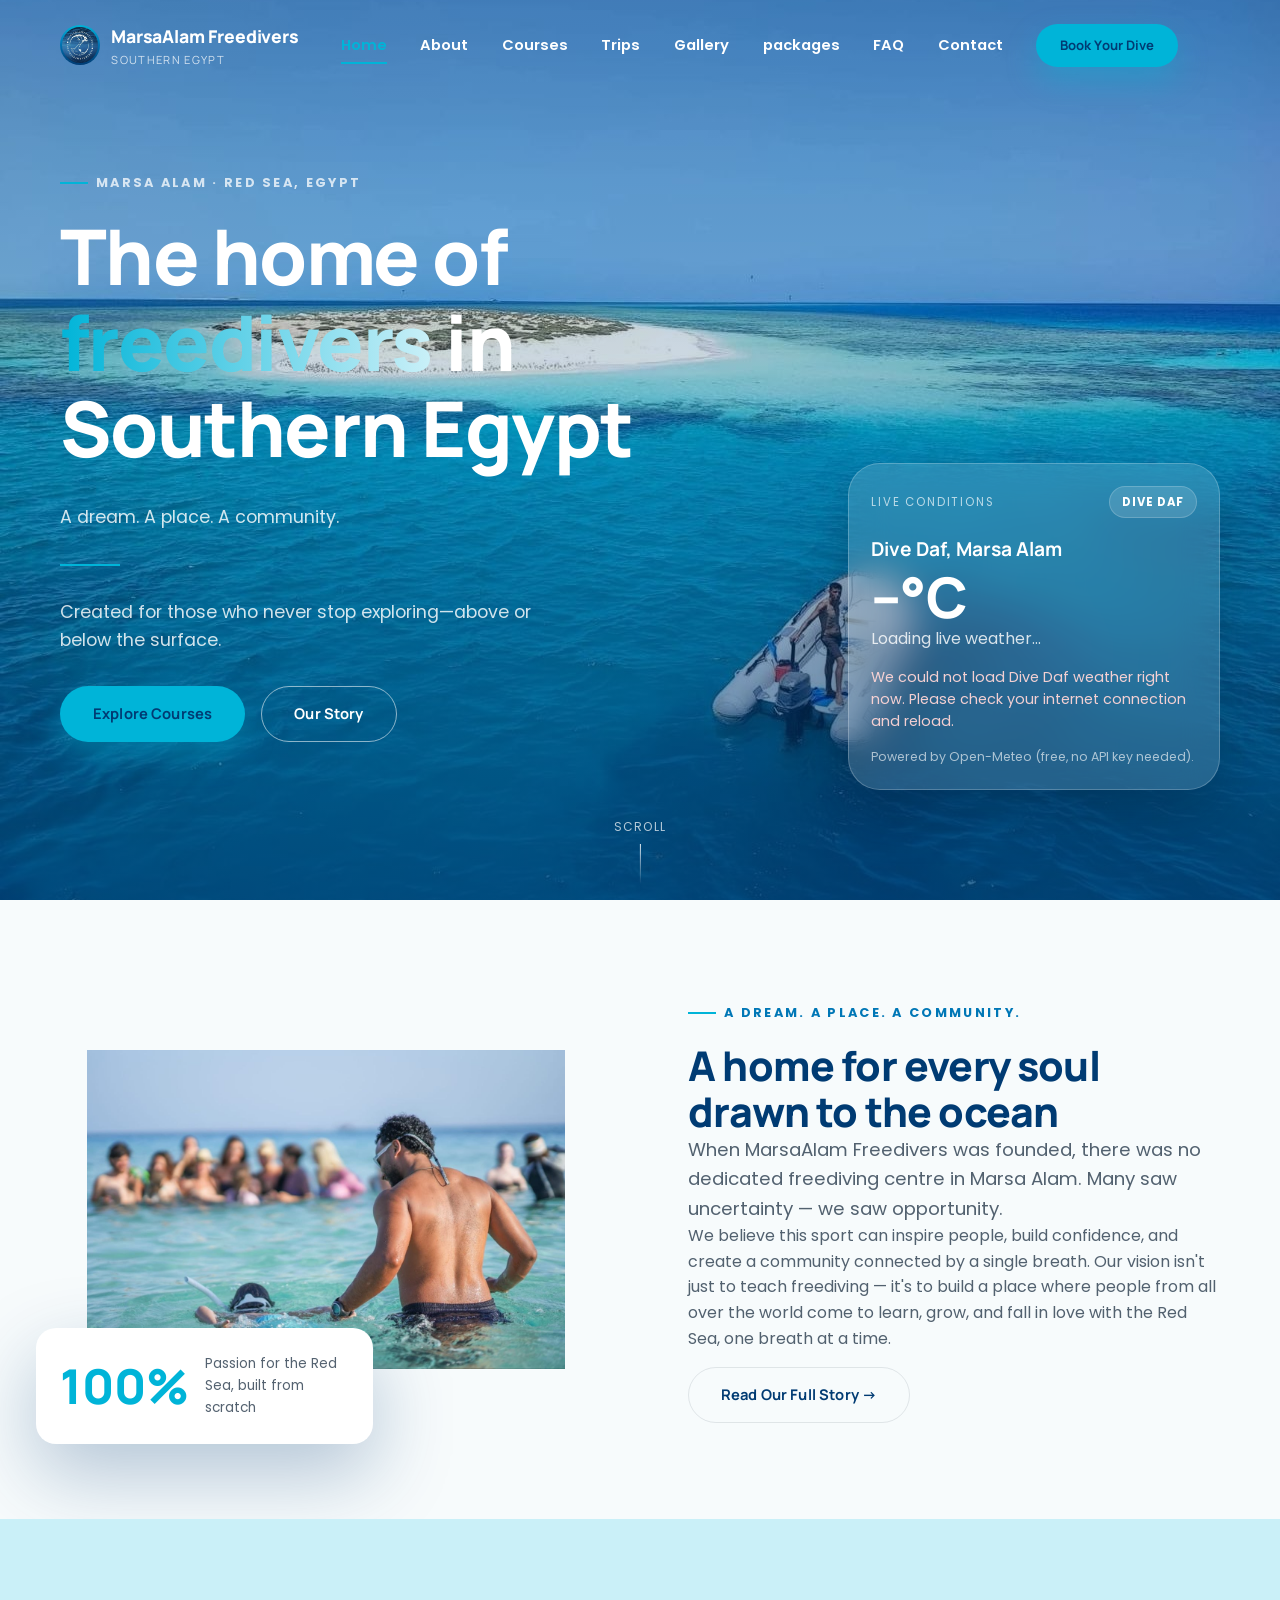
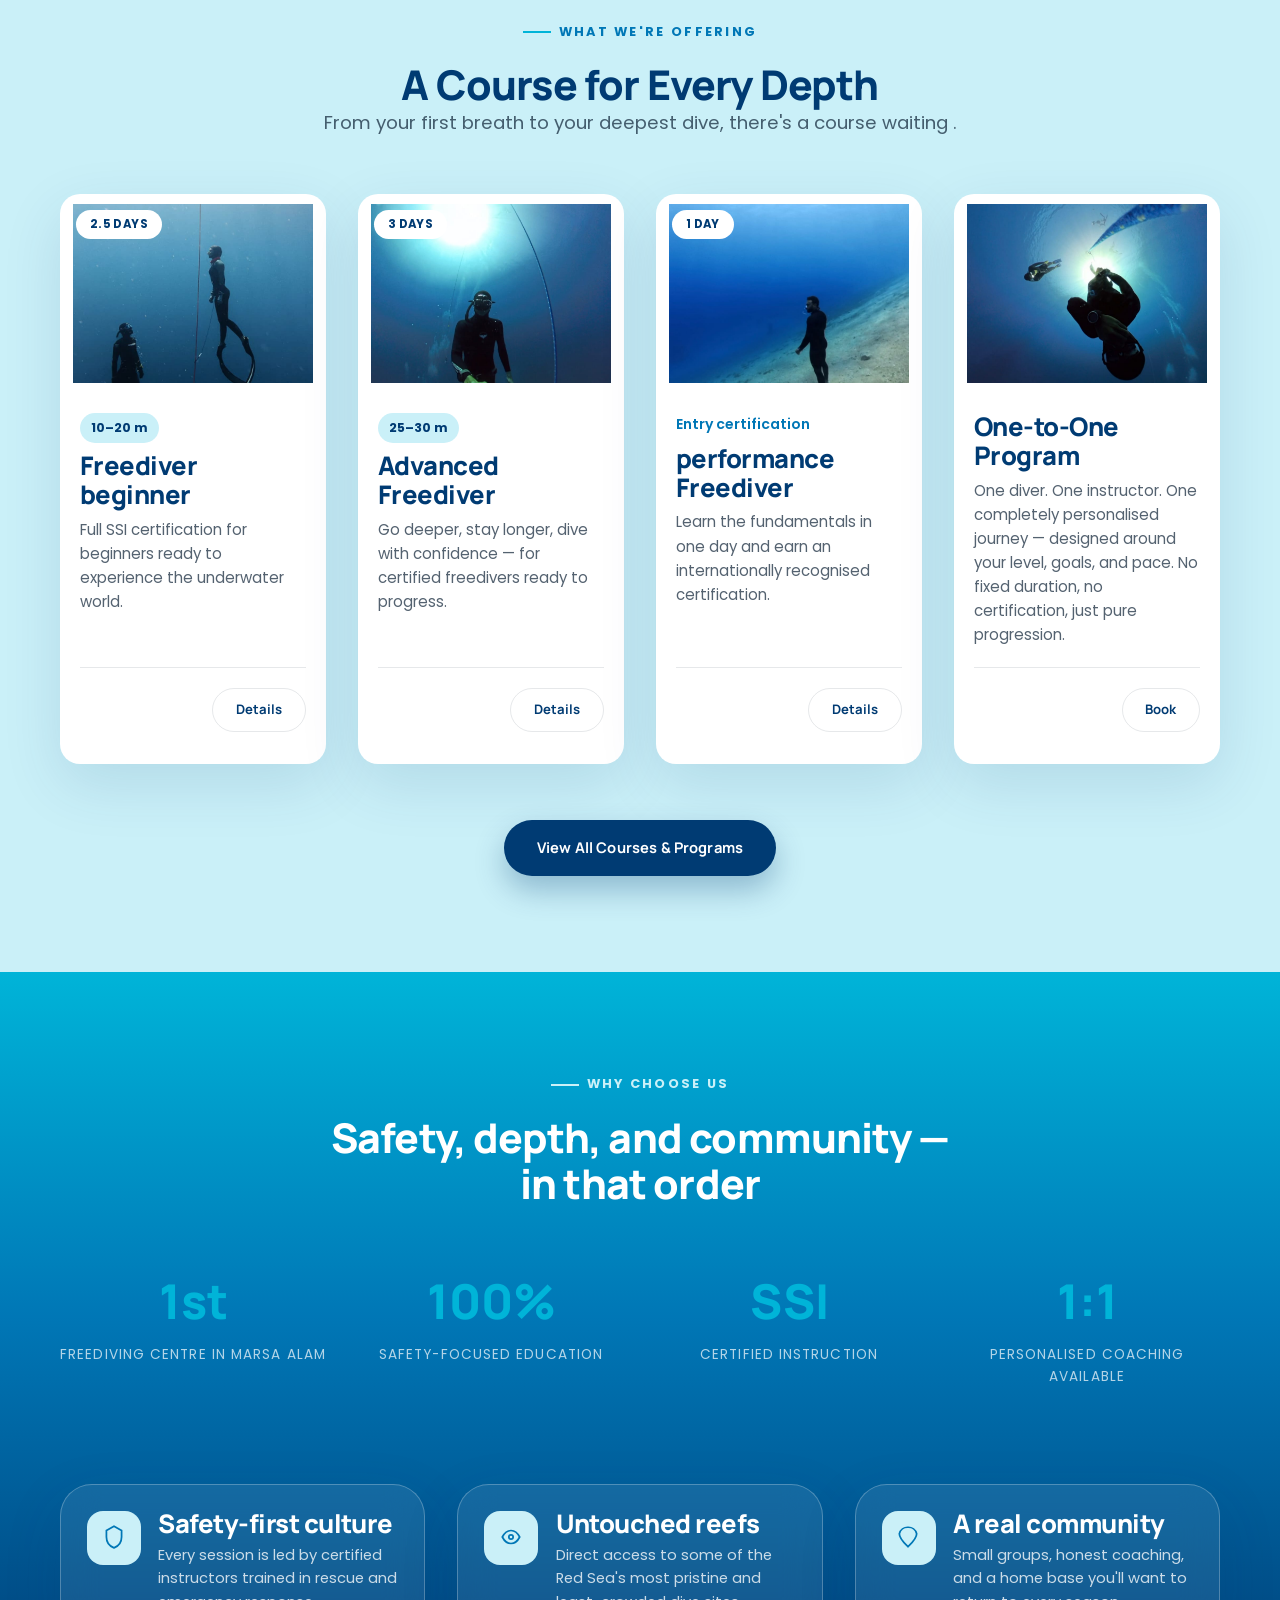
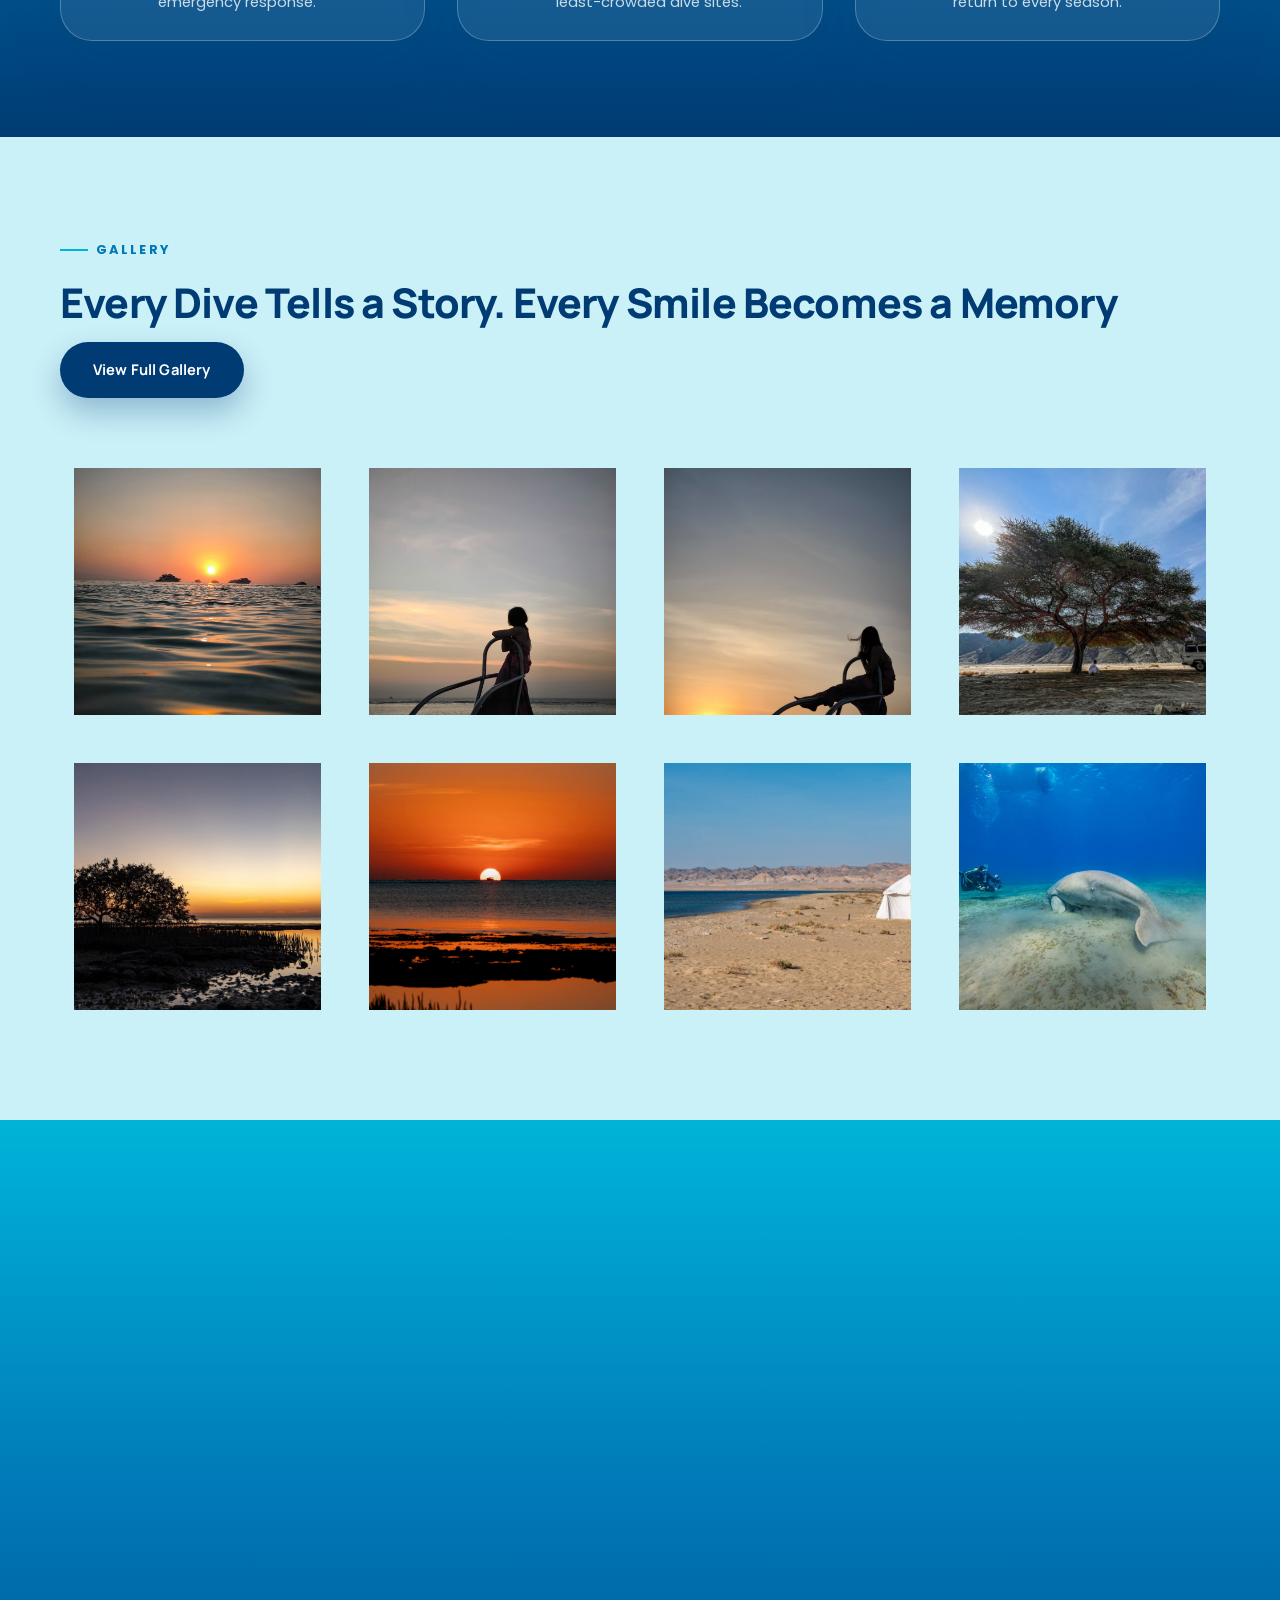
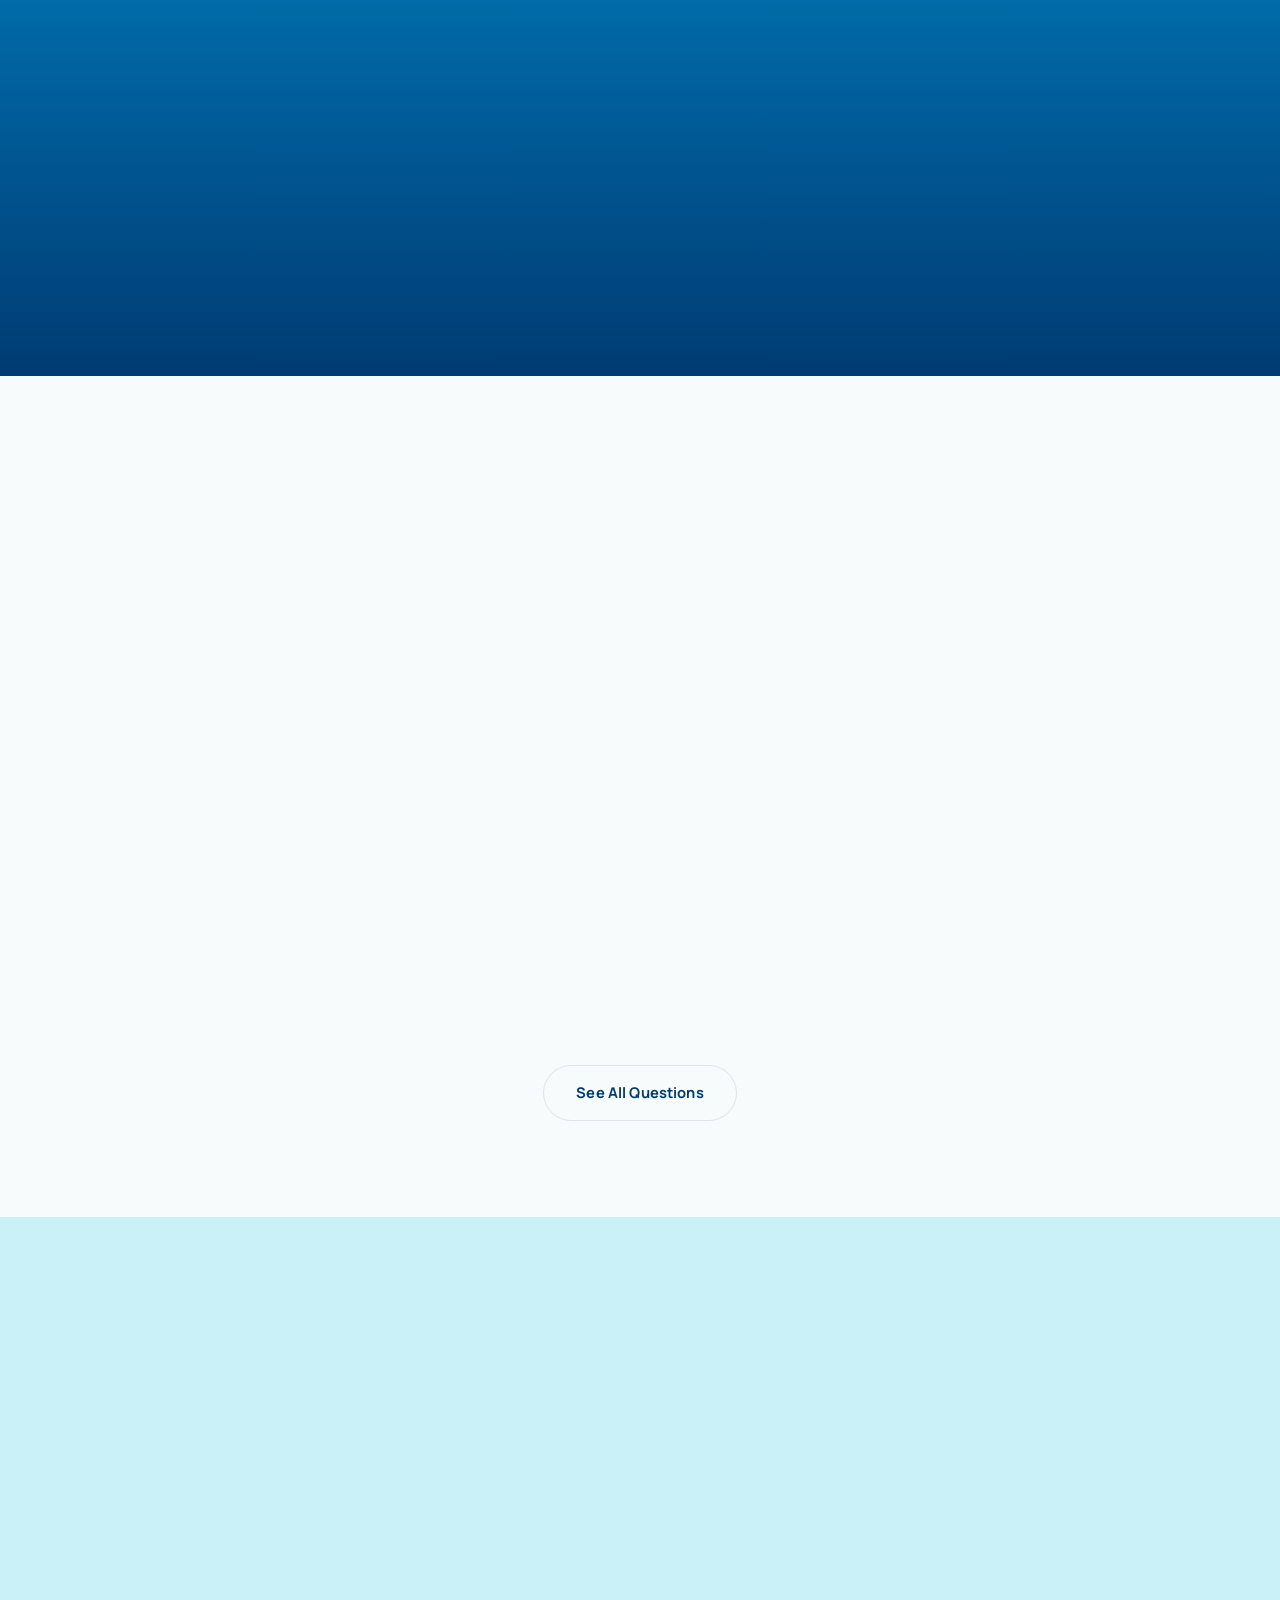
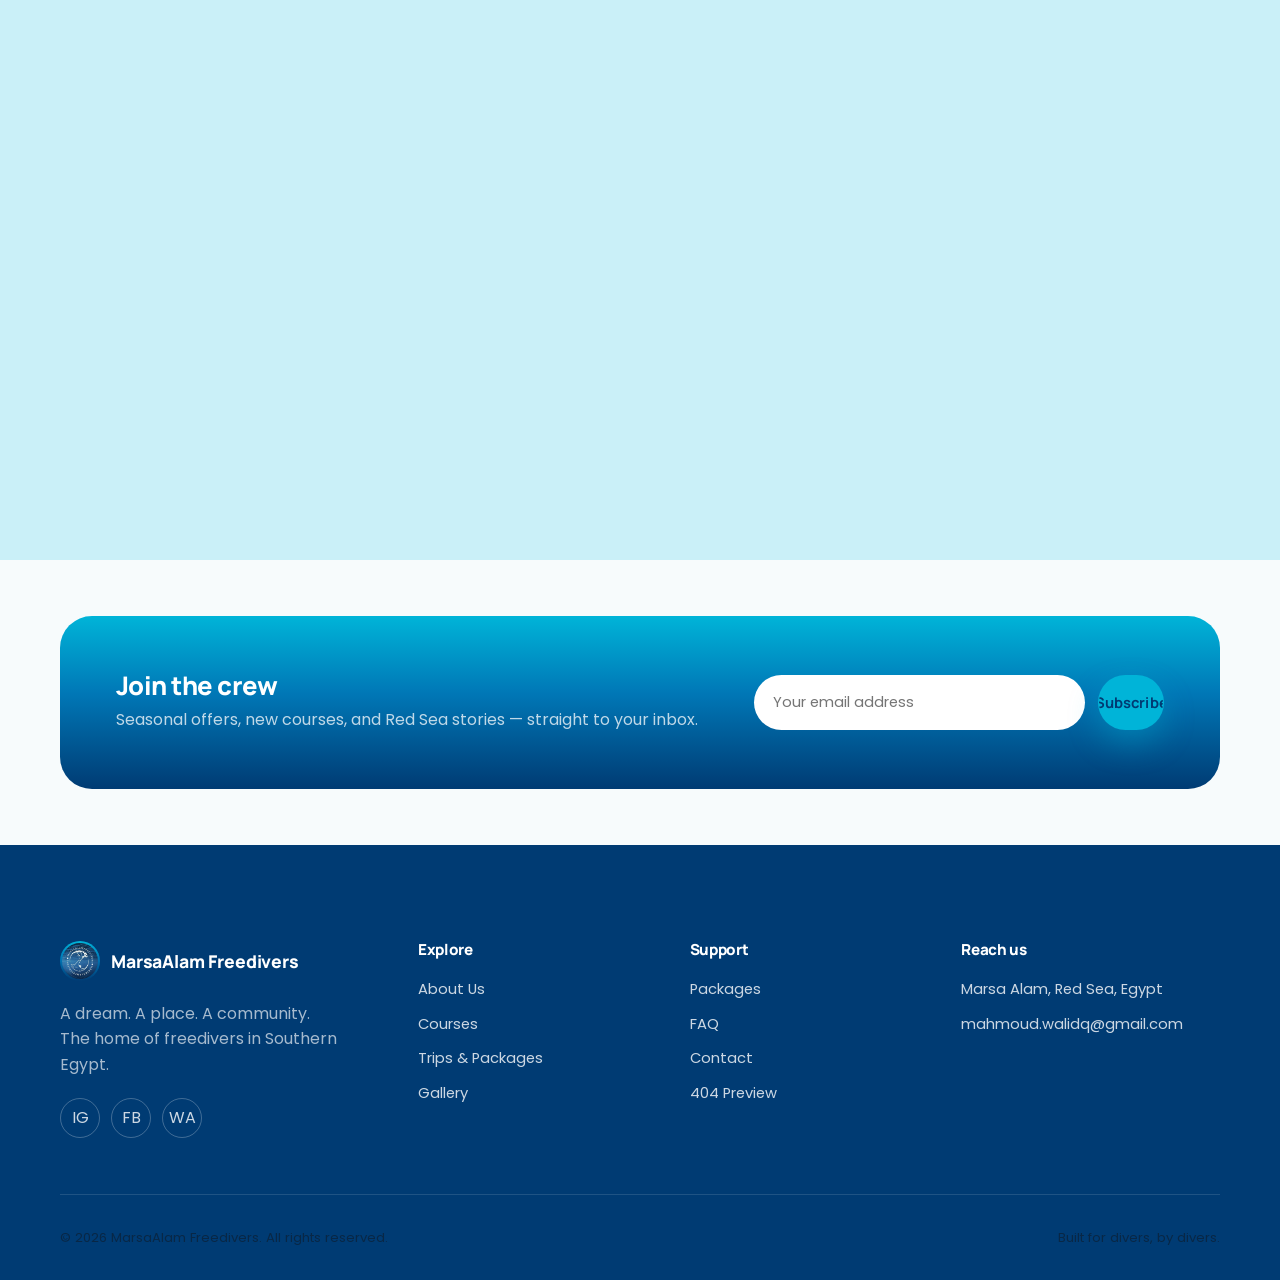
<file: index.html>
<!DOCTYPE html>
<html lang="en">
<head>
<meta charset="UTF-8" />
<meta name="viewport" content="width=device-width, initial-scale=1.0" />
<title>Marsa Alam Freedivers | The Home of Freediving in Southern Egypt</title>
<meta name="description" content="Marsa Alam Freedivers is the home of freediving in Southern Egypt — courses, training, workshops and ocean experiences on the Red Sea." />

<link rel="preconnect" href="https://fonts.googleapis.com">
<link rel="preconnect" href="https://fonts.gstatic.com" crossorigin>
<link href="https://fonts.googleapis.com/css2?family=Manrope:wght@500;700;800&family=Poppins:wght@300;400;500;600&display=swap" rel="stylesheet">

<link rel="stylesheet" href="assets/css/base.css">
<link rel="stylesheet" href="assets/css/components.css">
<link rel="stylesheet" href="assets/css/pages.css">
<link rel="stylesheet" href="assets/css/animations.css">
<link rel="icon" href="assets/icons/favicon.svg" type="image/svg+xml">
</head>
<body>

<div id="navbar-container"></div>

<main>

  <!-- =========================================================
       HERO
  ========================================================= -->
  <section class="hero">
    <div class="hero__media">
      <!-- TODO: Replace with real hero video/image (e.g. reef drone footage) -->
      <div class="media-placeholder" style="height:100%;border-radius:0;">
        <span><img src="assets/images/img/1.jpg" alt=""></span>
      </div>
    </div>

    <div class="container">
      <div class="hero__content">
        <p class="eyebrow" style="color:rgba(255,255,255,.75)">Marsa Alam · Red Sea, Egypt</p>
        <h1 class="hero__headline">The home of <em>freedivers</em> in Southern Egypt</h1>
        <p class="hero__sub">A dream. A place. A community.</p>
        <div class="hero__divider" style="width:60px;height:2px;background:var(--color-accent);margin:var(--space-md) 0;"></div>
        <p class="hero__sub" style="margin-bottom:var(--space-md)">Created for those who never stop exploring—above or below the surface.</p>
        <div class="hero__cta">
          <a href="courses.html" class="btn btn-primary">Explore Courses</a>
          <a href="about.html" class="btn btn-outline">Our Story</a>
        </div>
      </div>

      <div class="hero__gauge-wrap">
        <div class="weather-widget glass-panel" data-weather-widget>
          <div class="weather-widget__top">
            <p class="weather-widget__eyebrow">Live Conditions</p>
            <span class="weather-widget__badge">Dive Daf</span>
          </div>
          <div class="weather-widget__summary">
            <div>
              <p class="weather-widget__city" data-weather-city>Dive Daf, Marsa Alam</p>
              <p class="weather-widget__temp" data-weather-temp>--&deg;C</p>
              <p class="weather-widget__condition" data-weather-condition>Loading live weather...</p>
            </div>
         
          </div>
          <p class="weather-widget__status" data-weather-status>
            Fetching current conditions for Dive Daf.
          </p>
          <p class="weather-widget__meta" data-weather-meta hidden>
            Powered by Open-Meteo (free, no API key needed).
          </p>
        </div>
      </div>
    </div>

    <div class="hero__scroll"><span>Scroll</span><span class="hero__scroll-line"></span></div>
  </section>

  <!-- =========================================================
       ABOUT PREVIEW
  ========================================================= -->
  <section class="section">
    <div class="container split">
      <div class="split__media" data-reveal>
        <!-- TODO: Replace with real center / team photo -->
        <div class="media-placeholder">
          <span><img src="assets/images/img/2.jpg" alt=""></span>
        </div>
        <div class="split__media-badge">
          <div class="stat"><div class="stat__num">100%</div></div>
          <p style="font-size:.85rem;margin:0;max-width:16ch;color:var(--color-ink-70)">Passion for the Red Sea, built from scratch</p>
        </div>
      </div>

      <div data-reveal data-reveal-delay="1">
        <p class="eyebrow">A dream. A place. A community.</p>
        <h2>A home for every soul drawn to the ocean</h2>
        <p class="text-lead">When MarsaAlam Freedivers was founded, there was no dedicated freediving centre in Marsa Alam. Many saw uncertainty — we saw opportunity.</p>
        <p>We believe this sport can inspire people, build confidence, and create a community connected by a single breath. Our vision isn't just to teach freediving — it's to build a place where people from all over the world come to learn, grow, and fall in love with the Red Sea, one breath at a time.</p>
        <a href="about.html" class="btn btn-ghost" style="margin-top:1rem">Read Our Full Story →</a>
      </div>
    </div>
  </section>

  <!-- =========================================================
       FEATURED COURSES
  ========================================================= -->
  <section class="section section--tint">
    <div class="container">
      <div class="section-head section-head--center" data-reveal>
        <p class="eyebrow" style="justify-content:center">What we're offering</p>
        <h2>A Course for Every Depth</h2>
        <p class="text-lead">From your first breath to your deepest dive, there's a course waiting .</p>
      </div>

      <div class="grid grid-4">
            <article class="card" data-reveal data-reveal-delay="2">
          <div class="card__media">
            <div class="media-placeholder"><span><img src="assets/images/img/Freediver (beginner).jpeg" alt=""></span></div>
            <span class="card__badge">2.5 Days</span>
          </div>
          <div class="card__body">
            <div class="card__meta"><span class="depth-chip">10–20 m</span></div>
            <h3 class="card__title">Freediver beginner</h3>
            <p class="card__text">Full SSI certification for beginners ready to experience the underwater world.</p>
            <div class="card__footer" style="justify-content:flex-end">
              <a href="courses.html#level1" class="btn btn-ghost btn-sm">Details</a>
            </div>
          </div>
        </article>
        <article class="card" data-reveal data-reveal-delay="3">
          <div class="card__media">
            <div class="media-placeholder"><span><img src="assets/images/img/Advanced.jpeg" alt=""></span></div>
            <span class="card__badge">3 Days</span>
          </div>
          <div class="card__body">
            <div class="card__meta"><span class="depth-chip">25–30 m</span></div>
            <h3 class="card__title">Advanced Freediver</h3>
            <p class="card__text">Go deeper, stay longer, dive with confidence — for certified freedivers ready to progress.</p>
            <div class="card__footer" style="justify-content:flex-end">
              <a href="courses.html#level2" class="btn btn-ghost btn-sm">Details</a>
            </div>
          </div>
        </article>
            <article class="card" data-reveal data-reveal-delay="1">
          <div class="card__media">
            <div class="media-placeholder"><span><img src="assets/images/img/Performance.jpeg" alt=""></span></div>
            <span class="card__badge">1 Day</span>
          </div>
          <div class="card__body">
            <div class="card__meta"><span>Entry certification</span></div>
            <h3 class="card__title">performance Freediver</h3>
            <p class="card__text">Learn the fundamentals in one day and earn an internationally recognised certification.</p>
            <div class="card__footer" style="justify-content:flex-end">
              <a href="courses.html#basic" class="btn btn-ghost btn-sm">Details</a>
            </div>
          </div>
        </article>
     <article class="card" id="one-to-one" data-reveal data-reveal-delay="2">
          <div class="card__media"><div class="media-placeholder"><span><img src="assets/images/img/One to one.jpeg" alt=""></span></div></div>
          <div class="card__body">
            <h3 class="card__title">One-to-One Program</h3>
            <p class="card__text">One diver. One instructor. One completely personalised journey — designed around your level, goals, and pace. No fixed duration, no certification, just pure progression.</p>
            <div class="card__footer" style="justify-content:flex-end"><a href="contact.html" class="btn btn-ghost btn-sm">Book</a></div>
          </div>
        </article>

    

    

        
      </div>

      <div class="text-center" style="margin-top:var(--space-lg)">
        <a href="courses.html" class="btn btn-dark">View All Courses &amp; Programs</a>
      </div>
    </div>
  </section>

  <!-- =========================================================
       WHY CHOOSE US
  ========================================================= -->
  <section class="section section--dark">
    <div class="container">
      <div class="section-head section-head--center" data-reveal>
        <p class="eyebrow" style="justify-content:center">Why choose us</p>
        <h2>Safety, depth, and community — in that order</h2>
      </div>

      <div class="grid grid-4" style="margin-bottom:var(--space-xl)">
        <div class="stat" data-reveal><div class="stat__num">1st</div><div class="stat__label">Freediving Centre in Marsa Alam</div></div>
        <div class="stat" data-reveal data-reveal-delay="1"><div class="stat__num"> 100% </div><div class="stat__label">Safety-Focused Education</div></div>
        <div class="stat" data-reveal data-reveal-delay="2"><div class="stat__num">SSI</div><div class="stat__label">Certified Instruction</div></div>
        <div class="stat" data-reveal data-reveal-delay="3"><div class="stat__num">1:1</div><div class="stat__label">Personalised Coaching Available</div></div>
      </div>

      <div class="grid grid-3">
        <div class="feature glass-panel" style="padding:1.6rem" data-reveal>
          <div class="feature__icon"><svg viewBox="0 0 24 24" fill="none"><path d="M12 2l7 4v6c0 5-3 8.5-7 10-4-1.5-7-5-7-10V6l7-4z" stroke="currentColor" stroke-width="1.6"/></svg></div>
          <div><h3 class="feature__title">Safety-first culture</h3><p class="feature__text">Every session is led by certified instructors trained in rescue and emergency response.</p></div>
        </div>
        <div class="feature glass-panel" style="padding:1.6rem" data-reveal data-reveal-delay="1">
          <div class="feature__icon"><svg viewBox="0 0 24 24" fill="none"><path d="M4 12c2-4 5-6 8-6s6 2 8 6c-2 4-5 6-8 6s-6-2-8-6z" stroke="currentColor" stroke-width="1.6"/><circle cx="12" cy="12" r="2" stroke="currentColor" stroke-width="1.6"/></svg></div>
          <div><h3 class="feature__title">Untouched reefs</h3><p class="feature__text">Direct access to some of the Red Sea's most pristine and least-crowded dive sites.</p></div>
        </div>
        <div class="feature glass-panel" style="padding:1.6rem" data-reveal data-reveal-delay="2">
          <div class="feature__icon"><svg viewBox="0 0 24 24" fill="none"><path d="M12 21c-4-4-8-7.58-8-12A8 8 0 0 1 12 3a8 8 0 0 1 8 6c0 4.42-4 8-8 12z" stroke="currentColor" stroke-width="1.6"/></svg></div>
          <div><h3 class="feature__title">A real community</h3><p class="feature__text">Small groups, honest coaching, and a home base you'll want to return to every season.</p></div>
        </div>
      </div>
    </div>
  </section>

  <!-- =========================================================
       GALLERY PREVIEW
  ========================================================= -->
  <section class="section section--tint">
    <div class="container">
      <div class="flex-between" data-reveal style="margin-bottom:var(--space-lg);flex-wrap:wrap;gap:1rem">
        <div>
          <p class="eyebrow">Gallery</p>
          <h2 style="margin:0">Every Dive Tells a Story. Every Smile Becomes a Memory</h2>
        </div>
        <a href="gallery.html" class="btn btn-dark">View Full Gallery</a>
      </div>

      <div class="gallery-grid">
        <div class="gallery-item" data-reveal><div class="media-placeholder"><span><img src="assets/images/img/Gallery 1.jpeg" alt="Gallery image 1"></span></div></div>
        <div class="gallery-item" data-reveal data-reveal-delay="1"><div class="media-placeholder"><span><img src="assets/images/img/Gallery 2.jpeg" alt="Gallery image 2"></span></div></div>
        <div class="gallery-item" data-reveal data-reveal-delay="2"><div class="media-placeholder"><span><img src="assets/images/img/Gallery 3.jpeg" alt="Gallery image 3"></span></div></div>
        <div class="gallery-item" data-reveal data-reveal-delay="3"><div class="media-placeholder"><span><img src="assets/images/img/Gallery 4.jpeg" alt="Gallery image 4"></span></div></div>
        <div class="gallery-item" data-reveal><div class="media-placeholder"><span><img src="assets/images/img/Gallery 5.jpeg" alt="Gallery image 5"></span></div></div>
        <div class="gallery-item" data-reveal data-reveal-delay="1"><div class="media-placeholder"><span><img src="assets/images/img/Gallery 6.jpeg" alt="Gallery image 6"></span></div></div>
        <div class="gallery-item" data-reveal data-reveal-delay="2"><div class="media-placeholder"><span><img src="assets/images/img/Gallery 7.jpeg" alt="Gallery image 7"></span></div></div>
        <div class="gallery-item" data-reveal data-reveal-delay="3"><div class="media-placeholder"><span><img src="assets/images/img/Gallery 8.jpeg" alt="Gallery image 8"></span></div></div>
      </div>
    </div>
  </section>

  <!-- =========================================================
       TESTIMONIALS
  ========================================================= -->
  <section class="section section--dark">
    <div class="container">
      <div class="section-head section-head--center" data-reveal>
        <p class="eyebrow" style="justify-content:center">Reviews</p>
        <h2>Words from our divers</h2>
      </div>
      <div class="reviews-slider glass-panel" data-reveal data-testimonials-slider aria-label="Guest reviews slider">
        <button class="reviews-slider__arrow reviews-slider__arrow--prev" type="button" aria-label="Previous review" data-slider-prev>
          <span aria-hidden="true">❮</span>
        </button>
        <div class="reviews-slider__viewport">
          <div class="reviews-slider__track" data-slider-track>
            <article class="reviews-slide" aria-label="Review 1 of 8">
              <div class="reviews-card">
                <div class="reviews-card__stars">
                  <span>★</span><span>★</span><span>★</span><span>★</span><span>★</span>
                </div>
                <p class="reviews-card__text">“Himmlische Unterwasserwelt und der perfekte Guide! Wer in Ägypten freitauchen möchte, sollte unbedingt mit Mahmoud losziehen! Wir haben schon zahlreiche Ausflüge mit ihm gemacht und er ist einfach der beste Guide.”</p>
                <div class="reviews-card__footer">
                  <div class="reviews-card__avatar">
                    <img src="assets/images/img/Review 1.jpeg" alt="René Kambnik" loading="lazy">
                  </div>
                  <div class="reviews-card__info">
                    <h4 class="reviews-card__name">René Kambnik</h4>
                    <p class="reviews-card__subtitle">Freediver</p>
                  </div>
                </div>
              </div>
            </article>
            <article class="reviews-slide" aria-label="Review 2 of 8">
              <div class="reviews-card">
                <div class="reviews-card__stars">
                  <span>★</span><span>★</span><span>★</span><span>★</span><span>★</span>
                </div>
                <p class="reviews-card__text">“I had an amazing experience with MarsaAlam Freedivers. The training was incredibly exciting, professional, and well-organized.”</p>
                <div class="reviews-card__footer">
                  <div class="reviews-card__avatar">
                    <img src="assets/images/img/Review 2.jpeg" alt="Ghalia Esmail" loading="lazy">
                  </div>
                  <div class="reviews-card__info">
                    <h4 class="reviews-card__name">Ghalia Esmail</h4>
                    <p class="reviews-card__subtitle">Beginner</p>
                  </div>
                </div>
              </div>
            </article>
            <article class="reviews-slide" aria-label="Review 3 of 8">
              <div class="reviews-card">
                <div class="reviews-card__stars">
                  <span>★</span><span>★</span><span>★</span><span>★</span><span>★</span>
                </div>
                <p class="reviews-card__text">“Mahmoud is an amazing person. What impressed us the most was the way he treated our children, they absolutely loved him!”</p>
                <div class="reviews-card__footer">
                  <div class="reviews-card__avatar">
                    <img src="assets/images/img/Review 3.jpeg" alt="Elisabeth Becker" loading="lazy">
                  </div>
                  <div class="reviews-card__info">
                    <h4 class="reviews-card__name">Elisabeth Becker</h4>
                    <p class="reviews-card__subtitle">Family</p>
                  </div>
                </div>
              </div>
            </article>
            <article class="reviews-slide" aria-label="Review 4 of 8">
              <div class="reviews-card">
                <div class="reviews-card__stars">
                  <span>★</span><span>★</span><span>★</span><span>★</span><span>★</span>
                </div>
                <p class="reviews-card__text">“shokraan habibii 🫶🏽 Wenn ihr einen Guide sucht: Nehmt Mahmoud, er ist Spitzenklasse!”</p>
                <div class="reviews-card__footer">
                  <div class="reviews-card__avatar">
                    <img src="assets/images/img/Review 4.jpeg" alt="Sandra Lorenz" loading="lazy">
                  </div>
                  <div class="reviews-card__info">
                    <h4 class="reviews-card__name">Sandra Lorenz</h4>
                    <p class="reviews-card__subtitle">Guest</p>
                  </div>
                </div>
              </div>
            </article>
            <article class="reviews-slide" aria-label="Review 5 of 8">
              <div class="reviews-card">
                <div class="reviews-card__stars">
                  <span>★</span><span>★</span><span>★</span><span>★</span><span>★</span>
                </div>
                <p class="reviews-card__text">“Děkujeme za čas strávený s Mahmoudem při freedivingu. 💙 Freediving s ním, není jen o zadržení dechu a potápění.”</p>
                <div class="reviews-card__footer">
                  <div class="reviews-card__avatar">
                    <img src="assets/images/img/Review 5.jpeg" alt="Michaela Magdalena" loading="lazy">
                  </div>
                  <div class="reviews-card__info">
                    <h4 class="reviews-card__name">Michaela Magdalena</h4>
                    <p class="reviews-card__subtitle">Advanced</p>
                  </div>
                </div>
              </div>
            </article>
            <article class="reviews-slide" aria-label="Review 6 of 8">
              <div class="reviews-card">
                <div class="reviews-card__stars">
                  <span>★</span><span>★</span><span>★</span><span>★</span><span>★</span>
                </div>
                <p class="reviews-card__text">“shokraan habibii 🫶🏽 Wenn ihr einen Guide sucht: Nehmt Mahmoud, er ist Spitzenklasse!”</p>
                <div class="reviews-card__footer">
                  <div class="reviews-card__avatar">
                    <img src="assets/images/img/Review 6.jpeg" alt="Sandra kövel" loading="lazy">
                  </div>
                  <div class="reviews-card__info">
                    <h4 class="reviews-card__name">Sandra kövel</h4>
                    <p class="reviews-card__subtitle">Traveler</p>
                  </div>
                </div>
              </div>
            </article>
            <article class="reviews-slide" aria-label="Review 7 of 8">
              <div class="reviews-card">
                <div class="reviews-card__stars">
                  <span>★</span><span>★</span><span>★</span><span>★</span><span>★</span>
                </div>
                <p class="reviews-card__text">“Vom Angstgefühl vor dem offenen Meer und der endlosen blauen Tiefe bis hin zum Freediving. Ich kann immer noch kaum glauben, dass meine Kinder und ich das tatsächlich geschafft haben.”</p>
                <div class="reviews-card__footer">
                  <div class="reviews-card__avatar">
                    <img src="assets/images/img/Review 7.jpeg" alt="Cyprien delaliaux" loading="lazy">
                  </div>
                  <div class="reviews-card__info">
                    <h4 class="reviews-card__name">Cyprien delaliaux</h4>
                    <p class="reviews-card__subtitle">Family</p>
                  </div>
                </div>
              </div>
            </article>
            <article class="reviews-slide" aria-label="Review 8 of 8">
              <div class="reviews-card">
                <div class="reviews-card__stars">
                  <span>★</span><span>★</span><span>★</span><span>★</span><span>★</span>
                </div>
                <p class="reviews-card__text">“Para nosotros, no se trató solo de aprender apnea. Toda la experiencia fue increíble: desde la cálida bienvenida hasta cada momento que compartimos.”</p>
                <div class="reviews-card__footer">
                  <div class="reviews-card__avatar">
                    <img src="assets/images/img/Review 8.jpeg" alt="Julia navarro" loading="lazy">
                  </div>
                  <div class="reviews-card__info">
                    <h4 class="reviews-card__name">Julia navarro</h4>
                    <p class="reviews-card__subtitle">Guest</p>
                  </div>
                </div>
              </div>
            </article>
          </div>
        </div>
        <button class="reviews-slider__arrow reviews-slider__arrow--next" type="button" aria-label="Next review" data-slider-next>
          <span aria-hidden="true">❯</span>
        </button>
      </div>
    </div>
  </section>

  <!-- =========================================================
       FAQ PREVIEW
  ========================================================= -->
  <section class="section">
    <div class="container">
      <div class="section-head section-head--center" data-reveal>
        <p class="eyebrow" style="justify-content:center">Good to know</p>
        <h2>Frequently asked questions</h2>
      </div>
      <div class="accordion" style="max-width:760px;margin-inline:auto" data-reveal>
        <div class="accordion__item is-open">
          <button class="accordion__trigger" aria-expanded="true">Is Marsa Alam safe to visit right now?<span class="accordion__icon">+</span></button>
          <div class="accordion__panel"><div class="accordion__panel-inner"><p>Yes — life in Marsa Alam continues as normal, and the town remains one of the Red Sea's safest and most peaceful destinations, far from any areas of unrest.</p></div></div>
        </div>
        <div class="accordion__item">
          <button class="accordion__trigger" aria-expanded="false">Can I dive comfortably in winter?<span class="accordion__icon">+</span></button>
          <div class="accordion__panel"><div class="accordion__panel-inner"><p>Yes — water temperatures range from a minimum of 22°C in winter (Dec–Feb) to 30°C in summer, and we select each day's site based on conditions.</p></div></div>
        </div>
        <div class="accordion__item">
          <button class="accordion__trigger" aria-expanded="false">Do I need a medical exam before freediving?<span class="accordion__icon">+</span></button>
          <div class="accordion__panel"><div class="accordion__panel-inner"><p>Not unless you have a known medical condition. You'll sign a medical statement first; anything flagged is referred to the diving doctor in Dahab for evaluation.</p></div></div>
        </div>
        <div class="accordion__item">
          <button class="accordion__trigger" aria-expanded="false">What can I see in Marsa Alam?<span class="accordion__icon">+</span></button>
          <div class="accordion__panel"><div class="accordion__panel-inner"><p>
Marsa Alam is far more than a diving destination—it's one of the last truly untouched corners of the Red Sea, where nature still exists in its purest form. Here, the sea, the desert, and protected natural reserves come together to create an experience unlike anywhere else.

Beneath the surface, you may encounter dolphins, dugongs, sea turtles, thriving coral reefs, colorful tropical fish, eagle rays, reef sharks, oceanic whitetip sharks, and, on lucky days, majestic manta rays. Explore breathtaking coral gardens, dramatic walls, underwater canyons, caves, and crystal-clear waters that make every dive or freediving session unique.
Above the water, the adventure continues. Discover protected national parks, wander through peaceful mangrove forests, and experience the raw beauty of the Eastern Desert, where camels, goats, and horses still roam freely across the landscape.

What makes Marsa Alam truly special is its authenticity. It's quiet, uncrowded, and wonderfully wild—a place where nature hasn't been rushed or reshaped. If you're looking for real adventure, untouched beauty, and unforgettable encounters both above and below the surface, Marsa Alam is exactly where you belong.</p></div></div>
        </div>
      </div>
      <div class="text-center" style="margin-top:var(--space-lg)"><a href="faq.html" class="btn btn-ghost">See All Questions</a></div>
    </div>
  </section>

  <!-- =========================================================
       CONTACT PREVIEW
  ========================================================= -->
  <section class="section section--tint">
    <div class="container split split--reverse">
      <div class="split__media" data-reveal>
        <div class="media-placeholder"><span><img src="assets/images/img/how to come.jpeg" alt=""></span></div>
      </div>
      <div data-reveal data-reveal-delay="1">
        <p class="eyebrow">How to find us</p>
        <h2>Fly into Marsa Alam or Hurghada — we'll handle the rest</h2>
        <p class="text-lead">Marsa Alam International Airport is the closest option; Hurghada often offers a wider selection of flights. No matter how you arrive, we've got you covered with transport from either airport, your hotel, or nearby towns.</p>
        <a href="contact.html" class="btn btn-dark" style="margin-top:1rem">Get in Touch</a>
      </div>
    </div>
  </section>

  <!-- =========================================================
       NEWSLETTER
  ========================================================= -->
  <section class="section--tight">
    <div class="container">
      <div class="newsletter section--dark" data-reveal>
        <div>
          <h3 style="color:var(--color-white);margin-bottom:.4rem">Join the crew</h3>
          <p style="color:rgba(255,255,255,.75);margin:0">Seasonal offers, new courses, and Red Sea stories — straight to your inbox.</p>
        </div>
        <form data-form="newsletter">
          <label for="newsletter-email" class="visually-hidden" style="position:absolute;left:-9999px">Email address</label>
          <input id="newsletter-email" type="email" placeholder="Your email address" required>
          <button type="submit" class="btn btn-primary">Subscribe</button>
        </form>
      </div>
      <p class="form-status" id="newsletter-status"></p>
    </div>
  </section>

</main>

<div id="footer-container"></div>

<button class="back-to-top" aria-label="Back to top">
  <svg width="20" height="20" viewBox="0 0 24 24" fill="none"><path d="M12 19V5M5 12l7-7 7 7" stroke="currentColor" stroke-width="2" stroke-linecap="round" stroke-linejoin="round"/></svg>
</button>

<script src="assets/js/main.js"></script>
</body>
</html>
</file>
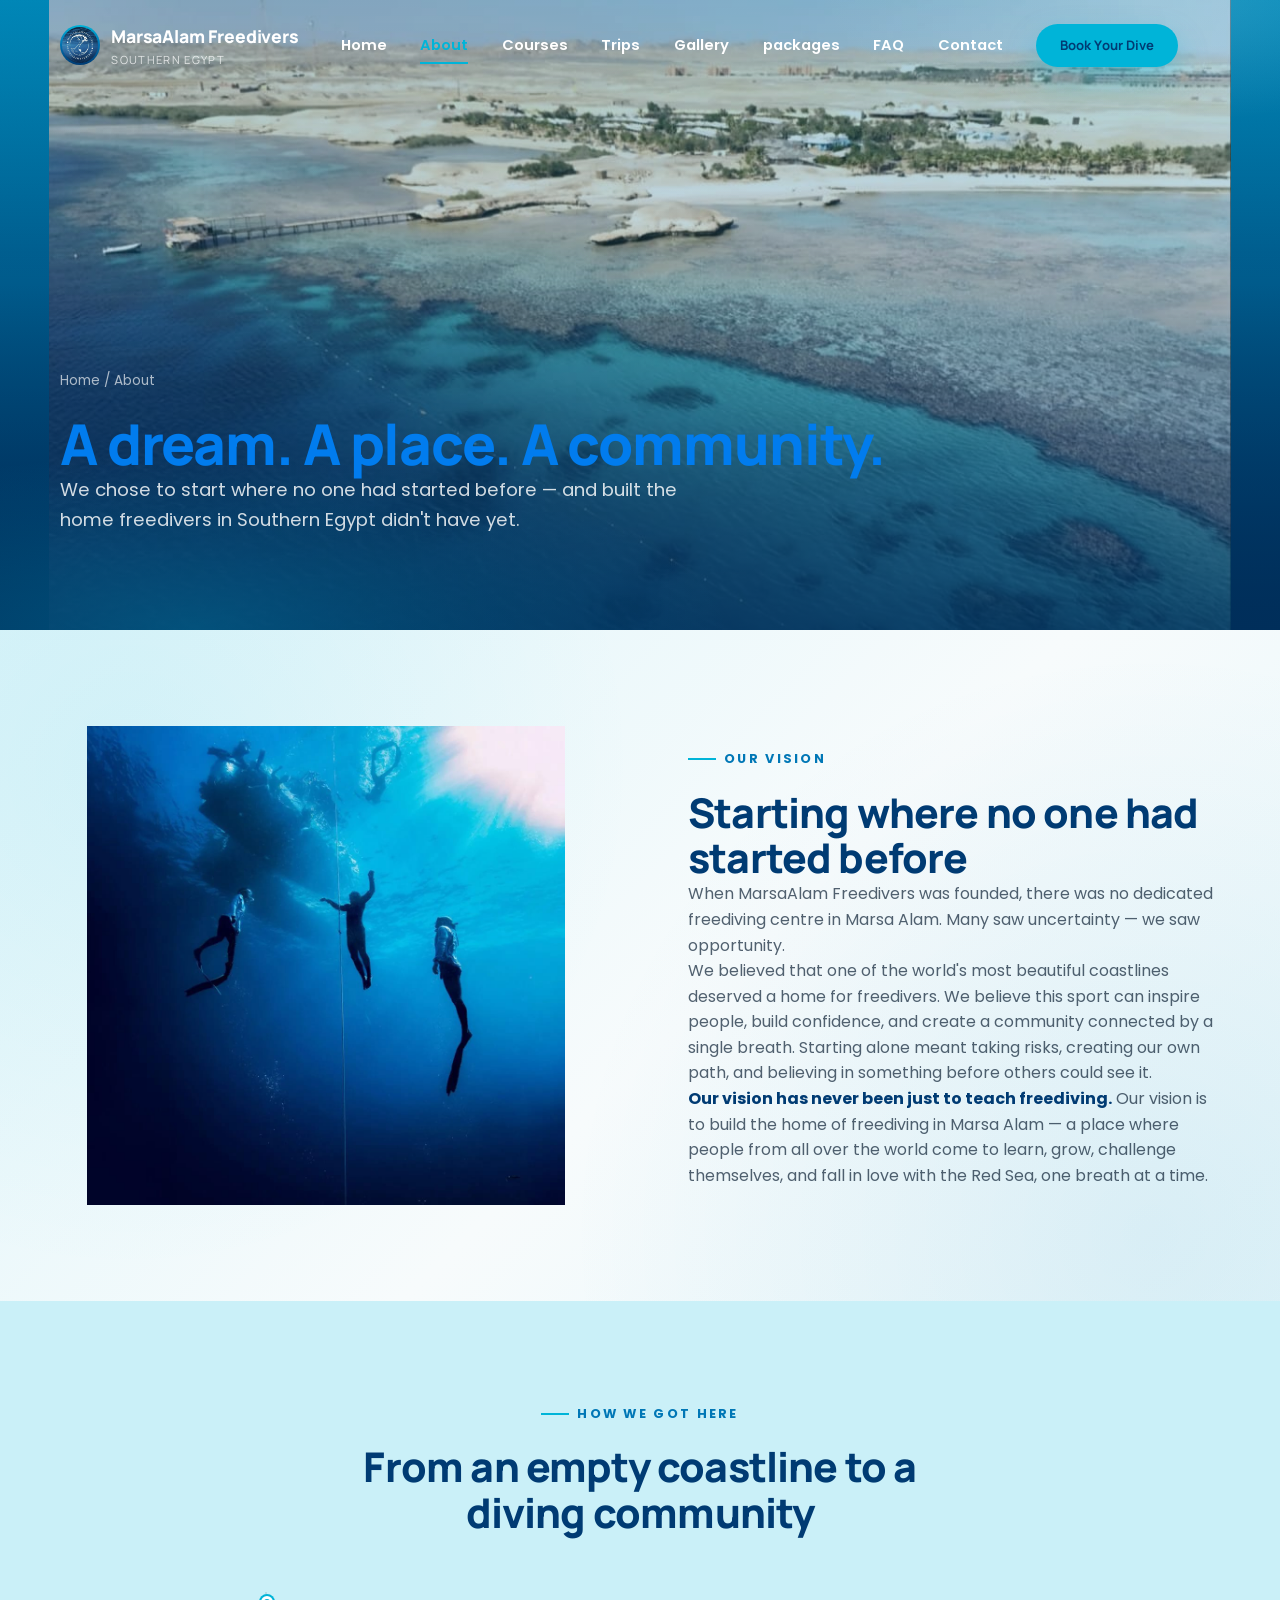
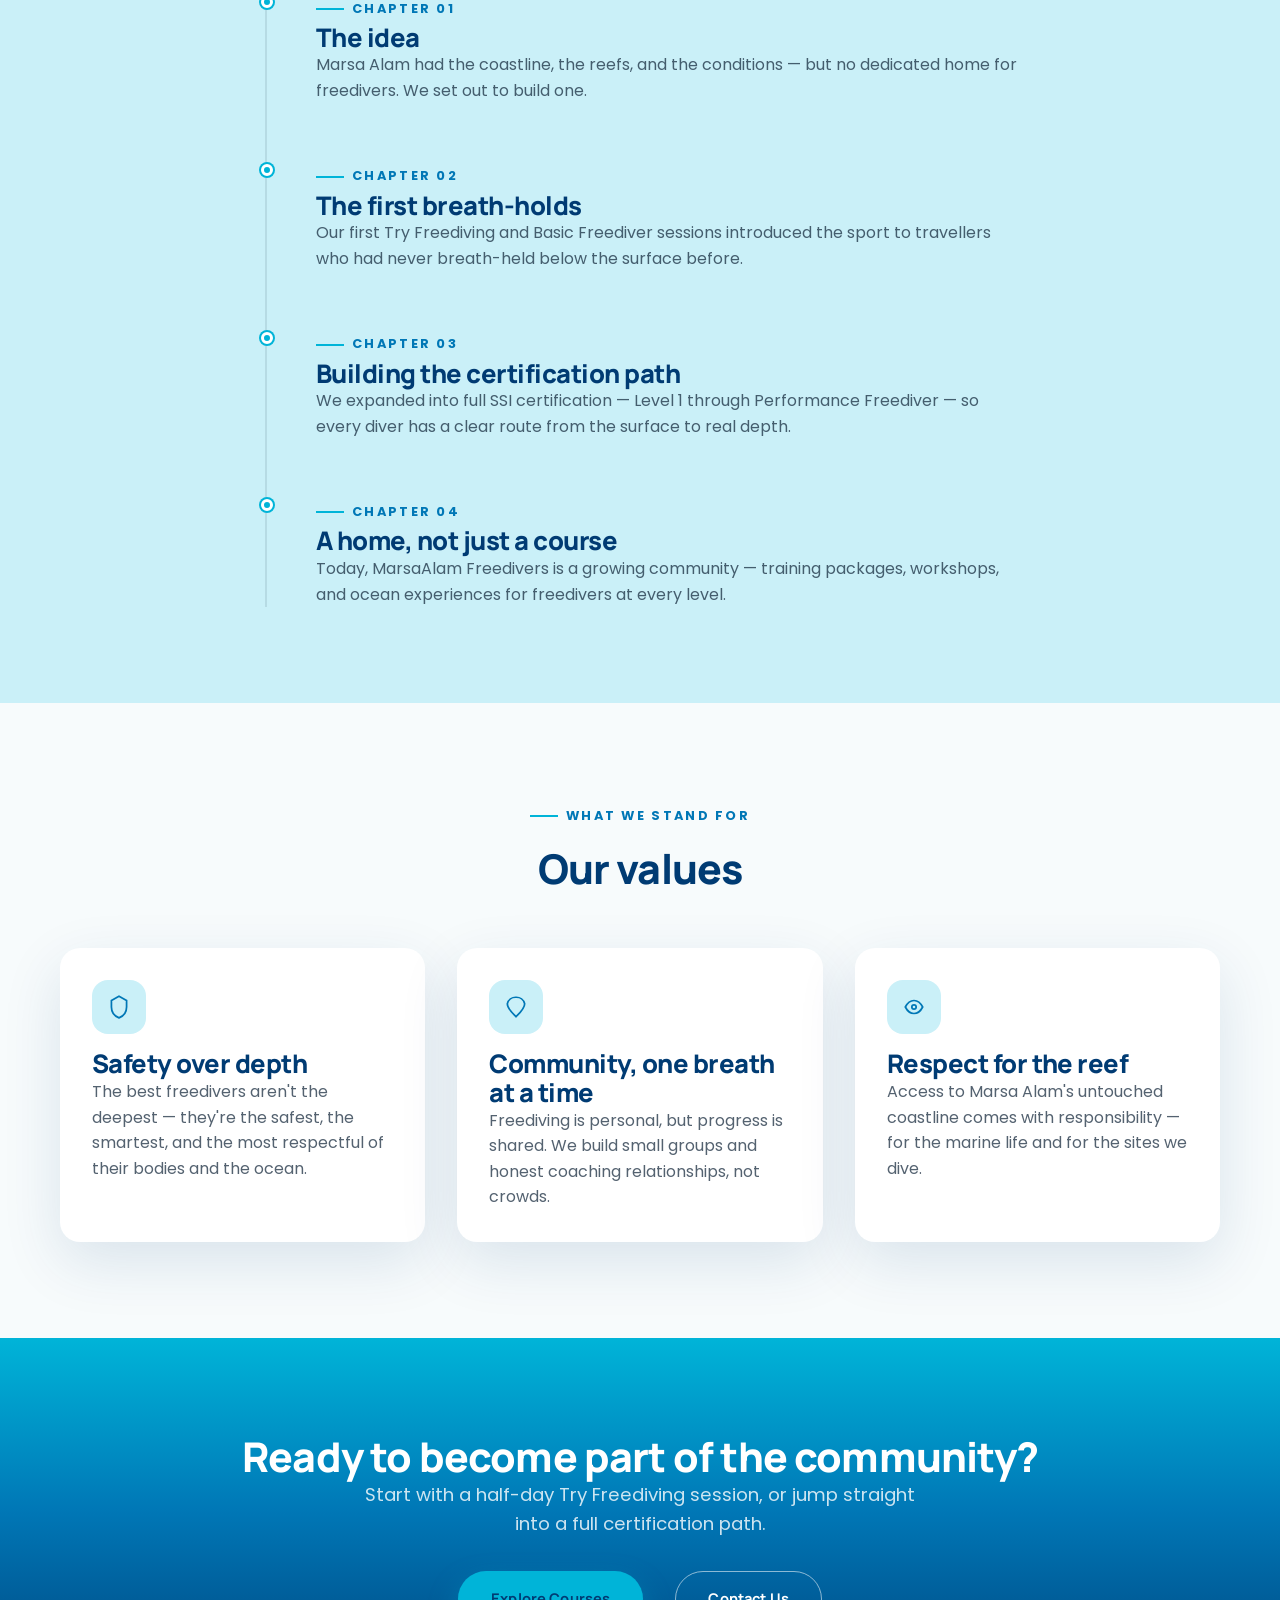
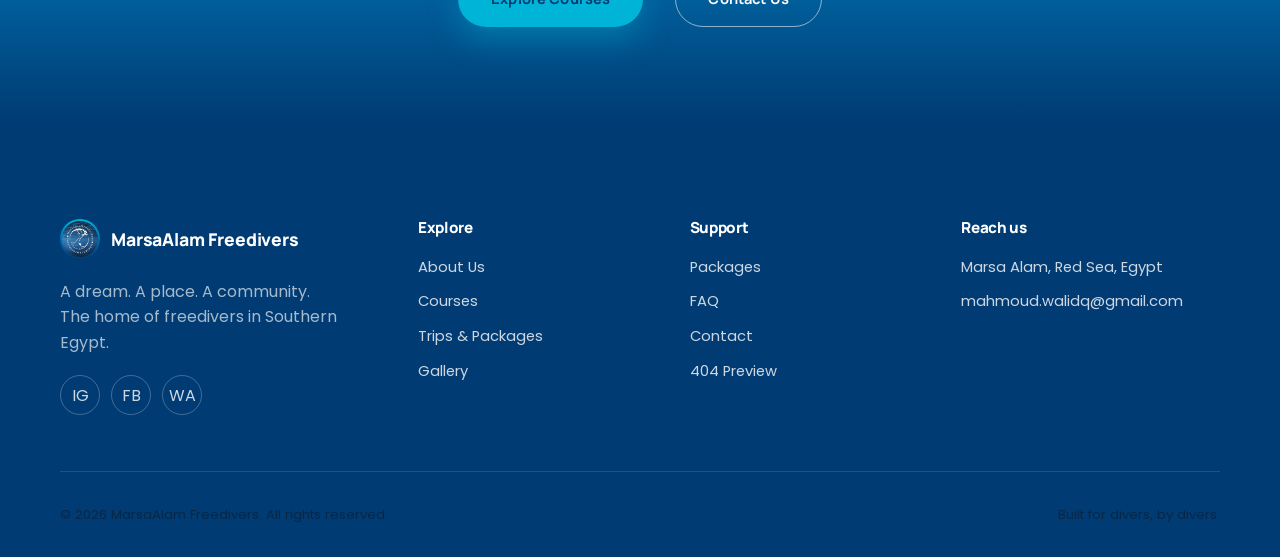
<file: about.html>
<!DOCTYPE html>
<html lang="en">
<head>
<meta charset="UTF-8" />
<meta name="viewport" content="width=device-width, initial-scale=1.0" />
<title>About Us | Marsa Alam Freedivers</title>
<meta name="description" content="The story behind Marsa Alam Freedivers — the first dedicated freediving centre in Southern Egypt." />
<link rel="preconnect" href="https://fonts.googleapis.com">
<link rel="preconnect" href="https://fonts.gstatic.com" crossorigin>
<link href="https://fonts.googleapis.com/css2?family=Manrope:wght@500;700;800&family=Poppins:wght@300;400;500;600&display=swap" rel="stylesheet">
<link rel="stylesheet" href="assets/css/base.css">
<link rel="stylesheet" href="assets/css/components.css">
<link rel="stylesheet" href="assets/css/pages.css">
<link rel="stylesheet" href="assets/css/animations.css">
<link rel="icon" href="assets/icons/favicon.svg" type="image/svg+xml">
</head>
<body>

<div id="navbar-container"></div>

<main>
  <section class="page-hero about-hero">
    <div class="page-hero__media">
      <img src="assets/images/img/bannerAbout.jpeg" alt="About Marsa Alam Freedivers">
    </div>
    <div class="container">
      <p class="breadcrumb"><a href="index.html">Home</a> / About</p>
      <h1 style="color:#017cee;">A dream. A place. A community.</h1>
      <p class="text-lead" style="color:rgba(255,255,255,.82);max-width:60ch">We chose to start where no one had started before — and built the home freedivers in Southern Egypt didn't have yet.</p>
    </div>
  </section>

  <section class="section about-vision">
    <div class="container split">
      <div class="split__media" data-reveal>
        <div class="media-placeholder"><span><img src="assets/images/img/about.jpeg" alt=""></span></div>
      </div>
      <div data-reveal data-reveal-delay="1">
        <p class="eyebrow">Our vision</p>
        <h2>Starting where no one had started before</h2>
        <p>When MarsaAlam Freedivers was founded, there was no dedicated freediving centre in Marsa Alam. Many saw uncertainty — we saw opportunity.</p>
        <p>We believed that one of the world's most beautiful coastlines deserved a home for freedivers. We believe this sport can inspire people, build confidence, and create a community connected by a single breath. Starting alone meant taking risks, creating our own path, and believing in something before others could see it.</p>
        <p><strong style="color:var(--color-primary)">Our vision has never been just to teach freediving.</strong> Our vision is to build the home of freediving in Marsa Alam — a place where people from all over the world come to learn, grow, challenge themselves, and fall in love with the Red Sea, one breath at a time.</p>
      </div>
    </div>
  </section>

  <section class="section section--tint">
    <div class="container">
      <div class="section-head section-head--center" data-reveal>
        <p class="eyebrow" style="justify-content:center">How we got here</p>
        <h2>From an empty coastline to a diving community</h2>
      </div>
      <div class="timeline" style="max-width:760px;margin-inline:auto" data-reveal>
        <div class="timeline__item">
          <p class="eyebrow" style="margin-bottom:.3rem">Chapter 01</p>
          <h3>The idea</h3>
          <p>Marsa Alam had the coastline, the reefs, and the conditions — but no dedicated home for freedivers. We set out to build one.</p>
        </div>
        <div class="timeline__item">
          <p class="eyebrow" style="margin-bottom:.3rem">Chapter 02</p>
          <h3>The first breath-holds</h3>
          <p>Our first Try Freediving and Basic Freediver sessions introduced the sport to travellers who had never breath-held below the surface before.</p>
        </div>
        <div class="timeline__item">
          <p class="eyebrow" style="margin-bottom:.3rem">Chapter 03</p>
          <h3>Building the certification path</h3>
          <p>We expanded into full SSI certification — Level 1 through Performance Freediver — so every diver has a clear route from the surface to real depth.</p>
        </div>
        <div class="timeline__item">
          <p class="eyebrow" style="margin-bottom:.3rem">Chapter 04</p>
          <h3>A home, not just a course</h3>
          <p>Today, MarsaAlam Freedivers is a growing community — training packages, workshops, and ocean experiences for freedivers at every level.</p>
        </div>
      </div>
    </div>
  </section>

  <section class="section">
    <div class="container">
      <div class="section-head section-head--center" data-reveal>
        <p class="eyebrow" style="justify-content:center">What we stand for</p>
        <h2>Our values</h2>
      </div>
      <div class="grid grid-3">
        <div class="value-card" data-reveal>
          <div class="feature__icon" style="margin-bottom:1rem"><svg viewBox="0 0 24 24" fill="none"><path d="M12 2l7 4v6c0 5-3 8.5-7 10-4-1.5-7-5-7-10V6l7-4z" stroke="currentColor" stroke-width="1.6"/></svg></div>
          <h3>Safety over depth</h3>
          <p>The best freedivers aren't the deepest — they're the safest, the smartest, and the most respectful of their bodies and the ocean.</p>
        </div>
        <div class="value-card" data-reveal data-reveal-delay="1">
          <div class="feature__icon" style="margin-bottom:1rem"><svg viewBox="0 0 24 24" fill="none"><path d="M12 21c-4-4-8-7.58-8-12A8 8 0 0 1 12 3a8 8 0 0 1 8 6c0 4.42-4 8-8 12z" stroke="currentColor" stroke-width="1.6"/></svg></div>
          <h3>Community, one breath at a time</h3>
          <p>Freediving is personal, but progress is shared. We build small groups and honest coaching relationships, not crowds.</p>
        </div>
        <div class="value-card" data-reveal data-reveal-delay="2">
          <div class="feature__icon" style="margin-bottom:1rem"><svg viewBox="0 0 24 24" fill="none"><path d="M4 12c2-4 5-6 8-6s6 2 8 6c-2 4-5 6-8 6s-6-2-8-6z" stroke="currentColor" stroke-width="1.6"/><circle cx="12" cy="12" r="2" stroke="currentColor" stroke-width="1.6"/></svg></div>
          <h3>Respect for the reef</h3>
          <p>Access to Marsa Alam's untouched coastline comes with responsibility — for the marine life and for the sites we dive.</p>
        </div>
      </div>
    </div>
  </section>

  <section class="section section--dark">
    <div class="container text-center" data-reveal>
      <h2>Ready to become part of the community?</h2>
      <p class="text-lead" style="color:rgba(255,255,255,.8);max-inline-size:50ch;margin-inline:auto">Start with a half-day Try Freediving session, or jump straight into a full certification path.</p>
      <div class="flex-center gap-md" style="margin-top:var(--space-md);flex-wrap:wrap">
        <a href="courses.html" class="btn btn-primary">Explore Courses</a>
        <a href="contact.html" class="btn btn-outline">Contact Us</a>
      </div>
    </div>
  </section>
</main>

<div id="footer-container"></div>

<button class="back-to-top" aria-label="Back to top"><svg width="20" height="20" viewBox="0 0 24 24" fill="none"><path d="M12 19V5M5 12l7-7 7 7" stroke="currentColor" stroke-width="2" stroke-linecap="round" stroke-linejoin="round"/></svg></button>
<script src="assets/js/main.js"></script>
</body>
</html>
</file>
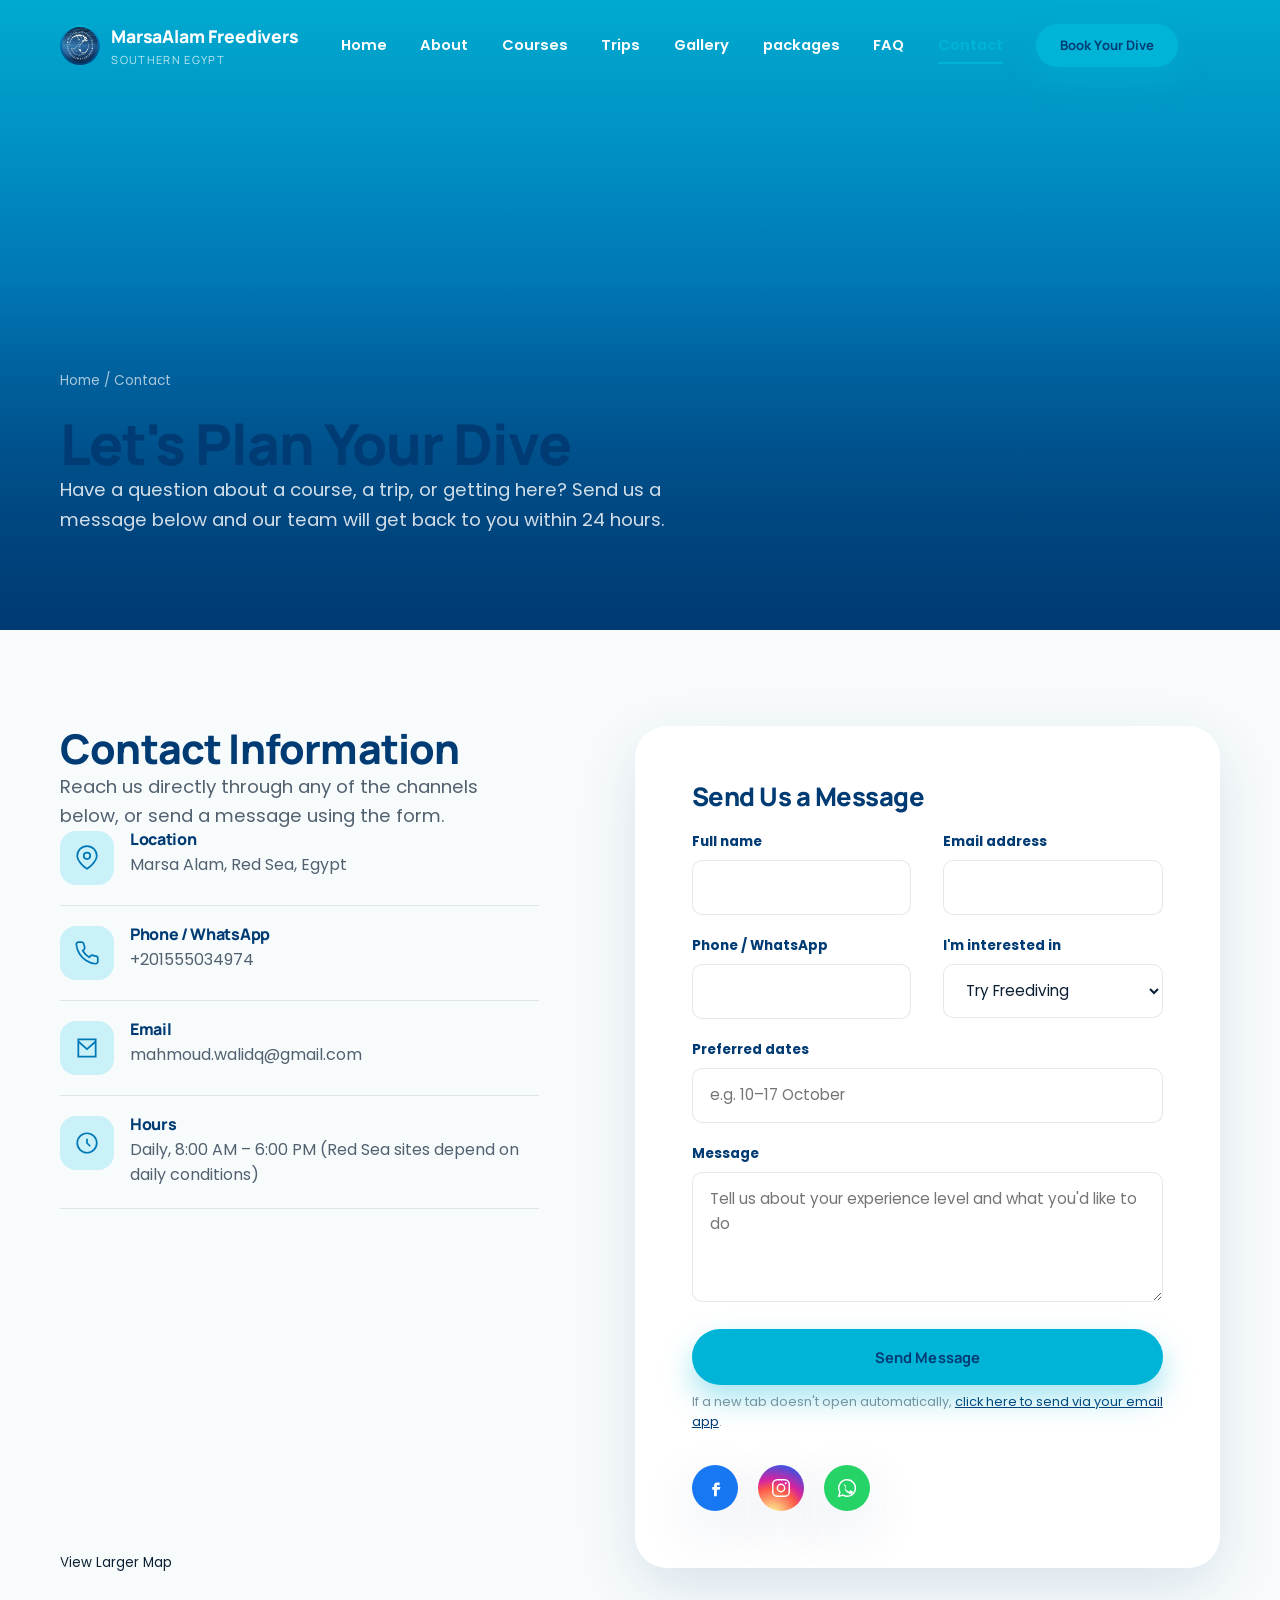
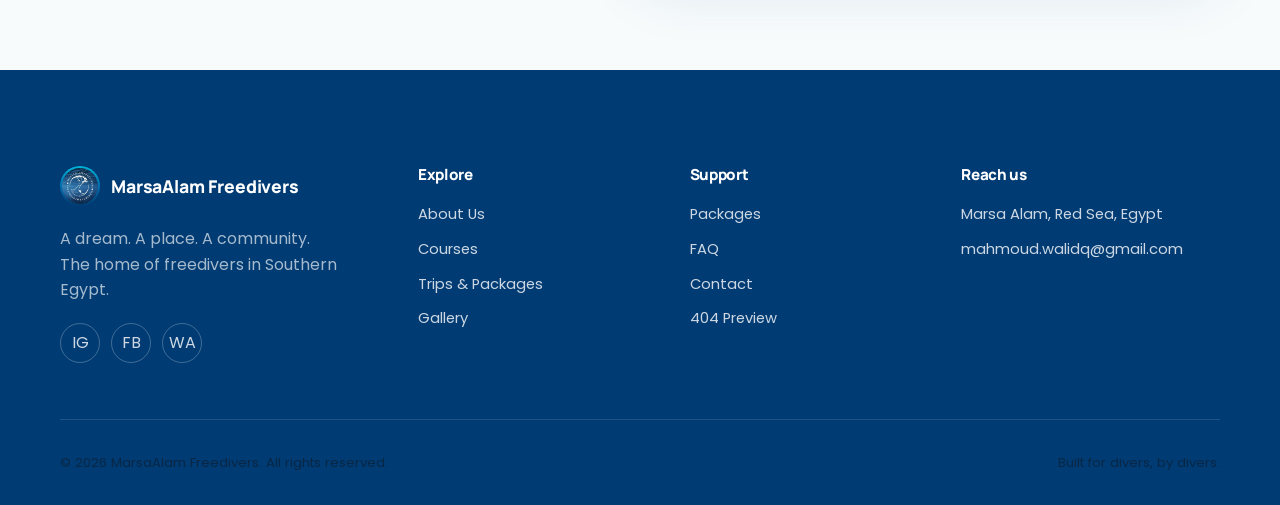
<file: contact.html>
<!DOCTYPE html>
<html lang="en">
<head>
<meta charset="UTF-8" />
<meta name="viewport" content="width=device-width, initial-scale=1.0" />
<title>Contact | Marsa Alam Freedivers</title>
<meta name="description" content="Get in touch with Marsa Alam Freedivers to book a course, trip, or ask a question." />
<link rel="preconnect" href="https://fonts.googleapis.com">
<link rel="preconnect" href="https://fonts.gstatic.com" crossorigin>
<link href="https://fonts.googleapis.com/css2?family=Manrope:wght@500;700;800&family=Poppins:wght@300;400;500;600&display=swap" rel="stylesheet">
<link rel="stylesheet" href="assets/css/base.css">
<link rel="stylesheet" href="assets/css/components.css">
<link rel="stylesheet" href="assets/css/pages.css">
<link rel="stylesheet" href="assets/css/animations.css">
<link rel="icon" href="assets/icons/favicon.svg" type="image/svg+xml">
<style>
  /* Social icon row — scoped here since it's a new component not yet in components.css */
  .social-row {
    display: flex;
    align-items: center;
    gap: var(--space-sm, 0.75rem);
    margin-top: var(--space-md, 1.5rem);
  }
  .social-row__link {
    display: inline-flex;
    align-items: center;
    justify-content: center;
    width: 46px;
    height: 46px;
    border-radius: 50%;
    color: #fff;
    box-shadow: var(--shadow-soft, 0 4px 14px rgba(0,0,0,.08));
    transition: box-shadow .25s ease, filter .25s ease;
  }
  .social-row__link svg {
    width: 22px;
    height: 22px;
  }
  .social-row__link:hover,
  .social-row__link:focus-visible {
    box-shadow: var(--shadow-medium, 0 8px 20px rgba(0,0,0,.14));
    filter: brightness(1.08);
  }
  .social-row__link--facebook { background: #1877F2; }
  .social-row__link--instagram {
    background: radial-gradient(circle at 30% 110%, #fdf497 0%, #fdf497 5%, #fd5949 45%,#d6249f 60%,#285AEB 90%);
  }
  .social-row__link--whatsapp { background: #25D366; }

  @media (max-width: 480px) {
    .social-row__link { width: 42px; height: 42px; }
    .social-row__link svg { width: 20px; height: 20px; }
  }

  .form-note--fallback {
    margin-top: 0.4rem;
  }
  .form-note--fallback a {
    color: var(--color-primary, #0f6f8c);
    text-decoration: underline;
  }
  .form-status {
    font-size: 0.9rem;
    min-height: 1.2em;
  }
</style>
</head>
<body>

<div id="navbar-container"></div>

<main>
  <section class="page-hero">
    <div class="page-hero__media">
      <iframe
        width="100%"
        height="100%"
        frameborder="0"
        scrolling="yes"
        marginheight="0"
        marginwidth="0"
        src="https://www.openstreetmap.org/export/embed.html?bbox=33.9620%2C25.0050%2C34.0620%2C25.0650&layer=mapnik&marker=25.0350%2C34.0120"
        style="object-fit: cover; opacity: 0.55;"
        loading="lazy"
      ></iframe>
    </div>
    <div class="container">
      <p class="breadcrumb"><a href="index.html">Home</a> / Contact</p>
      <h1>Let's Plan Your Dive</h1>
      <p class="text-lead" style="color:rgba(255,255,255,.82);max-width:60ch">Have a question about a course, a trip, or getting here? Send us a message below and our team will get back to you within 24 hours.</p>
    </div>
  </section>

  <section class="section">
    <div class="container contact-grid">

      <div data-reveal>
        <h2>Contact Information</h2>
        <p class="text-lead">Reach us directly through any of the channels below, or send a message using the form.</p>

        <div class="contact-info">
          <div class="contact-info__item">
            <div class="feature__icon"><svg viewBox="0 0 24 24" fill="none"><path d="M21 10c0 6-9 12-9 12s-9-6-9-12a9 9 0 0 1 18 0z" stroke="currentColor" stroke-width="1.6"/><circle cx="12" cy="10" r="3" stroke="currentColor" stroke-width="1.6"/></svg></div>
            <!-- TODO: replace with exact dive center address -->
            <div><h4 style="color:var(--color-primary);margin-bottom:.2rem">Location</h4><p>Marsa Alam, Red Sea, Egypt</p></div>
          </div>
          <div class="contact-info__item">
            <div class="feature__icon"><svg viewBox="0 0 24 24" fill="none"><path d="M22 16.92v3a2 2 0 0 1-2.18 2 19.8 19.8 0 0 1-8.63-3.07 19.5 19.5 0 0 1-6-6 19.8 19.8 0 0 1-3.07-8.67A2 2 0 0 1 4.11 2h3a2 2 0 0 1 2 1.72c.13.96.36 1.9.68 2.81a2 2 0 0 1-.45 2.11L8.09 9.91a16 16 0 0 0 6 6l1.27-1.27a2 2 0 0 1 2.11-.45c.9.32 1.85.55 2.81.68A2 2 0 0 1 22 16.92z" stroke="currentColor" stroke-width="1.6"/></svg></div>
            <div><h4 style="color:var(--color-primary);margin-bottom:.2rem">Phone / WhatsApp</h4><p>+201555034974</p></div>
          </div>
          <div class="contact-info__item">
            <div class="feature__icon"><svg viewBox="0 0 24 24" fill="none"><path d="M4 4h16v16H4z" stroke="currentColor" stroke-width="1.6"/><path d="M4 6l8 7 8-7" stroke="currentColor" stroke-width="1.6"/></svg></div>
            <div><h4 style="color:var(--color-primary);margin-bottom:.2rem">Email</h4><p>mahmoud.walidq@gmail.com</p></div>
          </div>
          <div class="contact-info__item">
            <div class="feature__icon"><svg viewBox="0 0 24 24" fill="none"><path d="M12 8v4l3 3" stroke="currentColor" stroke-width="1.6"/><circle cx="12" cy="12" r="9" stroke="currentColor" stroke-width="1.6"/></svg></div>
            <div><h4 style="color:var(--color-primary);margin-bottom:.2rem">Hours</h4><p>Daily, 8:00 AM – 6:00 PM (Red Sea sites depend on daily conditions)</p></div>
          </div>
        </div>

        <div class="map-placeholder">
          <iframe
            width="100%"
            height="300"
            frameborder="0"
            scrolling="yes"
            marginheight="0"
            marginwidth="0"
            src="https://www.openstreetmap.org/export/embed.html?bbox=33.9620%2C25.0050%2C34.0620%2C25.0650&layer=mapnik&marker=25.0350%2C34.0120"
            style="border-radius: var(--radius-md);"
            loading="lazy"
          ></iframe>
          <small>
            <a href="https://www.openstreetmap.org/?mlat=25.0350&mlon=34.0120#map=12/25.0350/34.0120" target="_blank" rel="noopener noreferrer">
              View Larger Map
            </a>
          </small>
        </div>

      </div>

      <div data-reveal data-reveal-delay="1">
        <div class="glass-panel" style="background:var(--color-white);padding:var(--space-lg);box-shadow:var(--shadow-soft)">
          <h3 style="margin-bottom:1.2rem">Send Us a Message</h3>
          <form data-form="contact" novalidate>
            <div class="grid grid-2">
              <div class="form-field">
                <label for="name">Full name</label>
                <input type="text" id="name" name="name" required>
              </div>
              <div class="form-field">
                <label for="email">Email address</label>
                <input type="email" id="email" name="email" required>
              </div>
            </div>
            <div class="grid grid-2">
              <div class="form-field">
                <label for="phone">Phone / WhatsApp</label>
                <input type="tel" id="phone" name="phone">
              </div>
              <div class="form-field">
                <label for="interest">I'm interested in</label>
                <select id="interest" name="interest" required>
                  <option>Try Freediving</option>
                  <option>Basic Freediver</option>
                  <option>Freediver Level 1</option>
                  <option>Advanced Freediver Level 2</option>
                  <option>Performance Freediver Level 3</option>
                  <option>Dive Packages</option>
                  <option>Dolphin Trip / Activities</option>
                  <option>Something else</option>
                </select>
              </div>
            </div>
            <div class="form-field">
              <label for="dates">Preferred dates</label>
              <input type="text" id="dates" name="dates" placeholder="e.g. 10–17 October">
            </div>
            <div class="form-field">
              <label for="message">Message</label>
              <textarea id="message" name="message" required placeholder="Tell us about your experience level and what you'd like to do"></textarea>
            </div>
            <button type="submit" class="btn btn-primary" style="width:100%">Send Message</button>
            <p class="form-status" role="status" aria-live="polite"></p>
            <p class="form-note form-note--fallback">
              If a new tab doesn't open automatically, <a href="#" id="fallback-mailto">click here to send via your email app</a>.
            </p>
          </form>

          <div class="social-row" aria-label="Follow us on social media">
            <a class="social-row__link social-row__link--facebook" href="https://www.facebook.com/share/189kLKvw6S/" target="_blank" rel="noopener noreferrer" aria-label="Facebook">
              <svg viewBox="0 0 24 24" fill="none"><path d="M14 9h3V6h-3c-1.66 0-3 1.34-3 3v2H9v3h2v7h3v-7h3l1-3h-4V9c0-.55.45-1 1-1z" fill="currentColor"/></svg>
            </a>
            <a class="social-row__link social-row__link--instagram" href="https://www.instagram.com/marsaalam.freedivers?igsh=ZW83ZjZiNm16MGk4" target="_blank" rel="noopener noreferrer" aria-label="Instagram">
              <svg viewBox="0 0 24 24" fill="none"><rect x="3" y="3" width="18" height="18" rx="5" stroke="currentColor" stroke-width="1.6"/><circle cx="12" cy="12" r="4" stroke="currentColor" stroke-width="1.6"/><circle cx="17.2" cy="6.8" r="1.1" fill="currentColor"/></svg>
            </a>
            <a class="social-row__link social-row__link--whatsapp" href="https://wa.me/201555034974" target="_blank" rel="noopener noreferrer" aria-label="Chat with us on WhatsApp">
              <svg viewBox="0 0 24 24" fill="none"><path d="M12 3a9 9 0 0 0-7.75 13.5L3 21l4.65-1.22A9 9 0 1 0 12 3z" stroke="currentColor" stroke-width="1.6"/><path d="M8.5 8.7c.2-.45.4-.46.6-.47h.5c.16 0 .38-.06.6.46.22.53.75 1.83.82 1.96.07.14.11.3.02.48-.09.18-.14.29-.27.45-.14.16-.29.36-.41.48-.14.14-.28.29-.12.56.16.28.7 1.16 1.51 1.88 1.04.93 1.91 1.22 2.19 1.36.28.14.44.12.6-.07.16-.2.68-.79.86-1.06.18-.28.36-.23.6-.14.25.09 1.57.74 1.84.87.27.14.45.2.51.32.07.12.07.68-.16 1.34-.23.66-1.34 1.28-1.86 1.36-.5.08-1.02.11-2.4-.5-2.02-.9-3.34-2.86-3.45-3-.11-.14-.9-1.2-.9-2.28 0-1.08.57-1.62.77-1.84z" fill="currentColor"/></svg>
            </a>
          </div>
        </div>
      </div>

    </div>
  </section>
</main>

<div id="footer-container"></div>

<button class="back-to-top" aria-label="Back to top"><svg width="20" height="20" viewBox="0 0 24 24" fill="none"><path d="M12 19V5M5 12l7-7 7 7" stroke="currentColor" stroke-width="2" stroke-linecap="round" stroke-linejoin="round"/></svg></button>
<script src="assets/js/main.js"></script>
<script>
  (function () {
    var RECIPIENT_EMAIL = 'mahmoud.walidq@gmail.com';

    document.addEventListener('DOMContentLoaded', function () {
      var form = document.querySelector('form[data-form="contact"]');
      if (!form) return;

      var status = form.querySelector('.form-status');
      var fallbackLink = document.getElementById('fallback-mailto');

      function buildMessage() {
        var name = form.name.value.trim();
        var email = form.email.value.trim();
        var phone = form.phone.value.trim();
        var interest = form.interest.value;
        var dates = form.dates.value.trim();
        var message = form.message.value.trim();

        var subject = 'Inquiry from ' + name + ' — ' + interest;
        var body =
          'Name: ' + name + '\n' +
          'Email: ' + email + '\n' +
          'Phone / WhatsApp: ' + (phone || '-') + '\n' +
          'Interested in: ' + interest + '\n' +
          'Preferred dates: ' + (dates || '-') + '\n\n' +
          'Message:\n' + message;

        return { name: name, email: email, message: message, subject: subject, body: body };
      }

      function updateFallbackLink() {
        var data = buildMessage();
        var mailtoUrl =
          'mailto:' + RECIPIENT_EMAIL +
          '?subject=' + encodeURIComponent(data.subject) +
          '&body=' + encodeURIComponent(data.body);
        if (fallbackLink) fallbackLink.href = mailtoUrl;
      }

      form.addEventListener('input', updateFallbackLink);
      updateFallbackLink();

      form.addEventListener('submit', function (e) {
        e.preventDefault();

        var data = buildMessage();

        if (!data.name || !data.email || !data.message) {
          status.textContent = 'Please fill in your name, email, and message.';
          status.style.color = '#c0392b';
          return;
        }

        var gmailUrl =
          'https://mail.google.com/mail/?view=cm&fs=1&to=' + encodeURIComponent(RECIPIENT_EMAIL) +
          '&su=' + encodeURIComponent(data.subject) +
          '&body=' + encodeURIComponent(data.body);

        var newTab = window.open(gmailUrl, '_blank');

        if (!newTab) {
          // Popup blocked — fall back to the default mail client
          window.location.href = fallbackLink ? fallbackLink.href : ('mailto:' + RECIPIENT_EMAIL);
        }

        status.textContent = 'Gmail opened in a new tab with your message ready to send.';
        status.style.color = '#1a7f37';
        form.reset();
        updateFallbackLink();
      });
    });
  })();
</script>
</body>
</html>
</file>
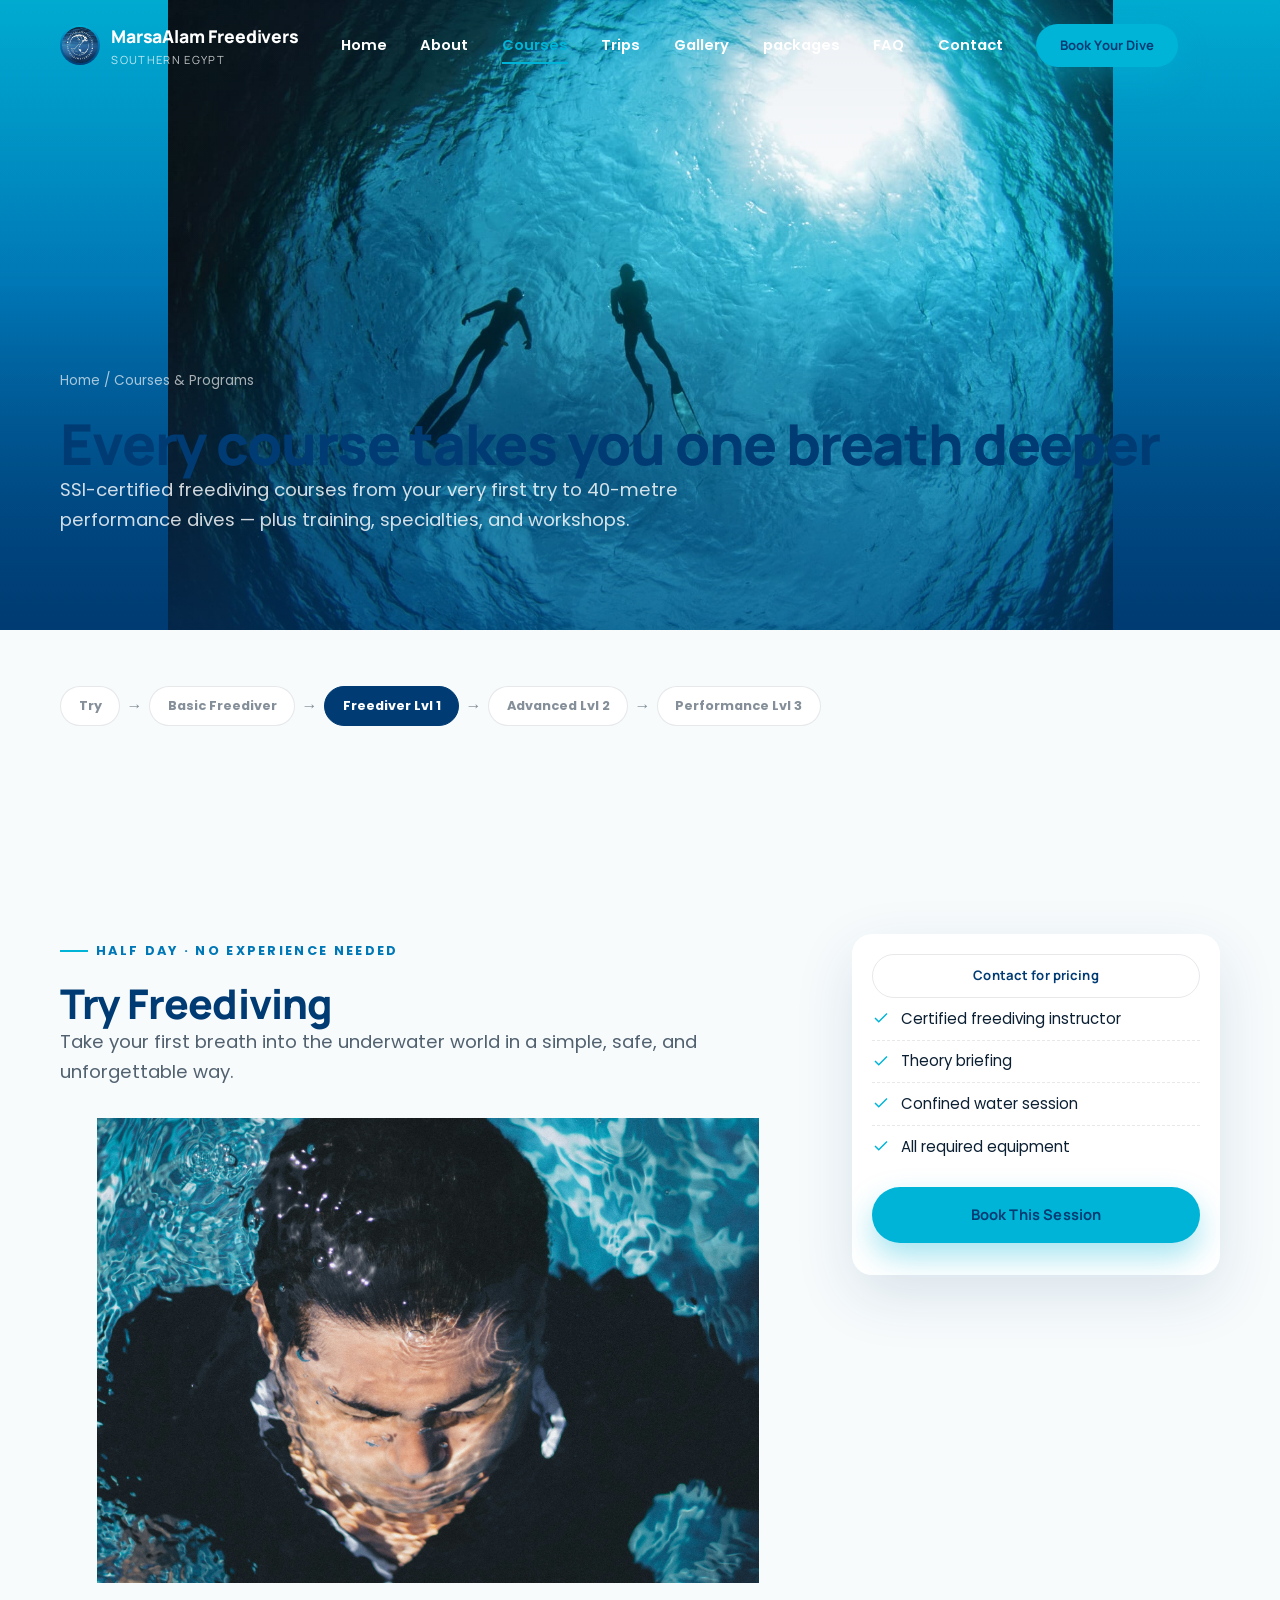
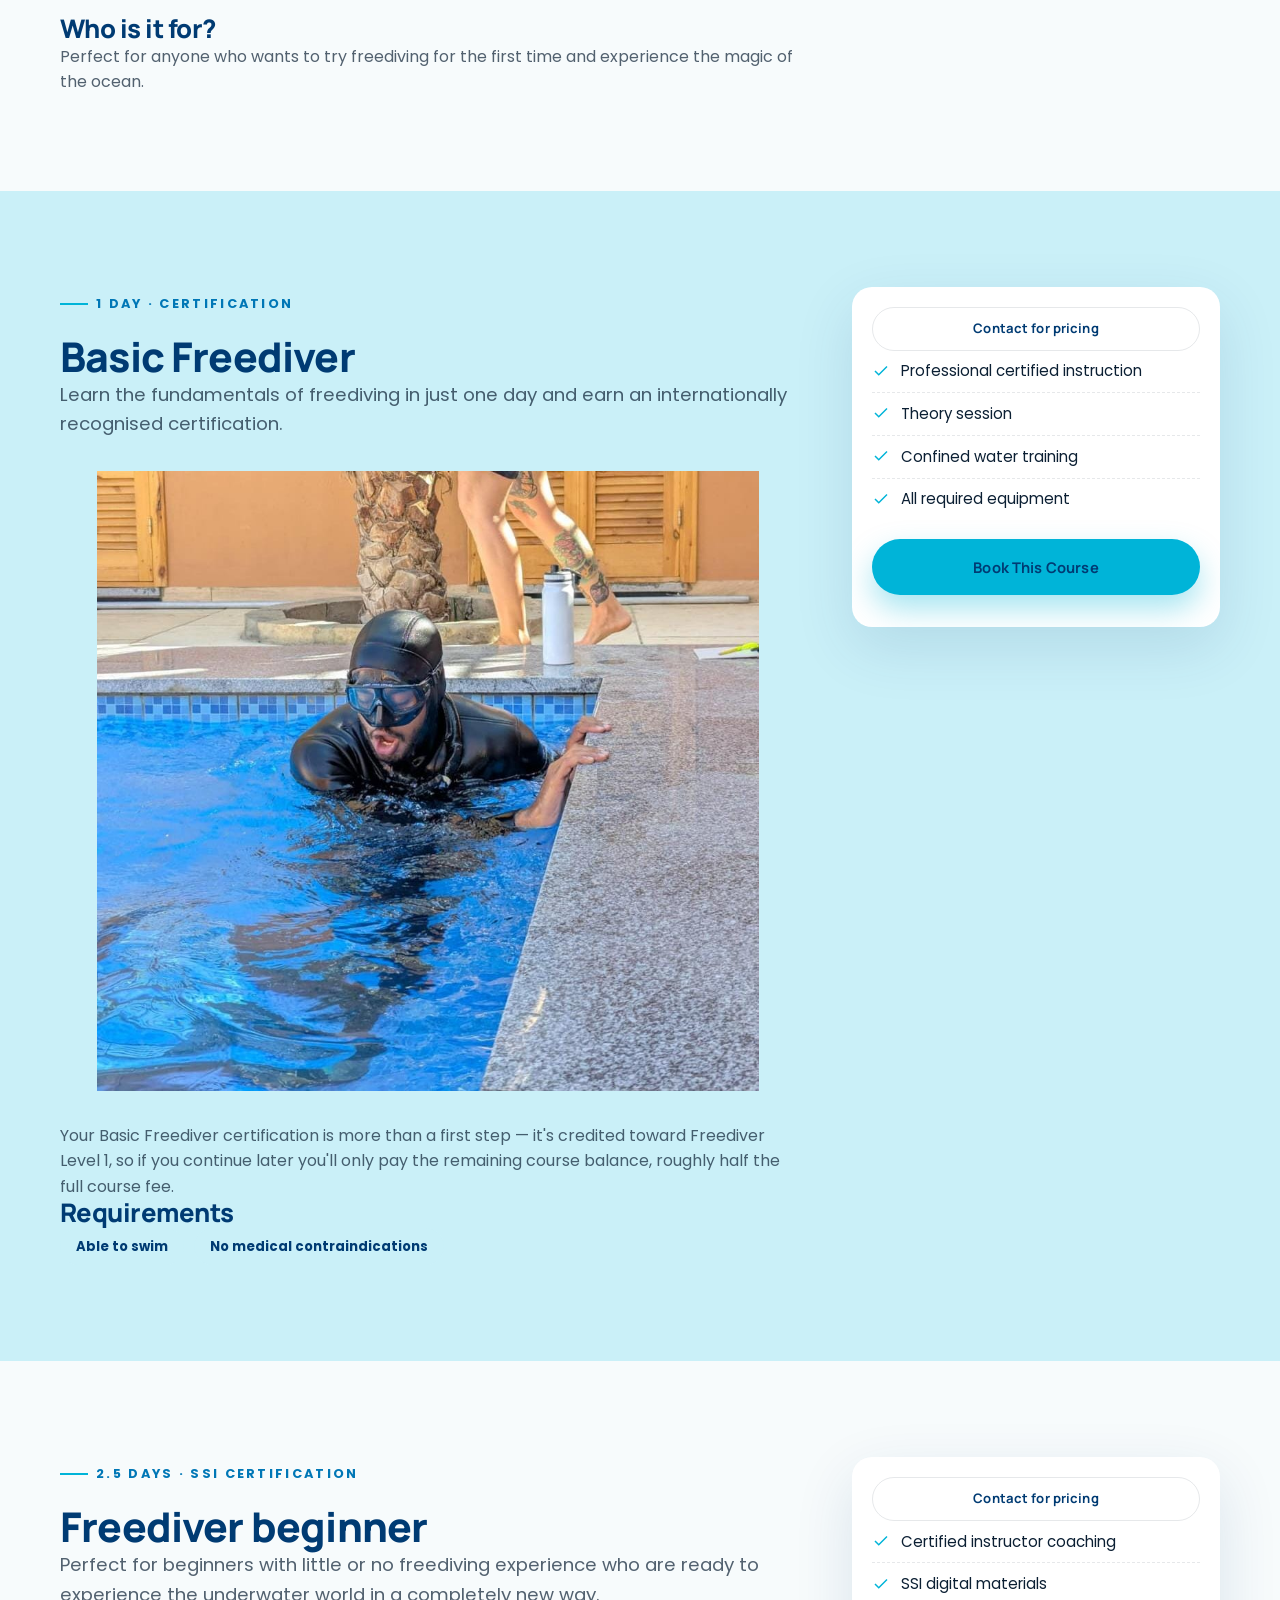
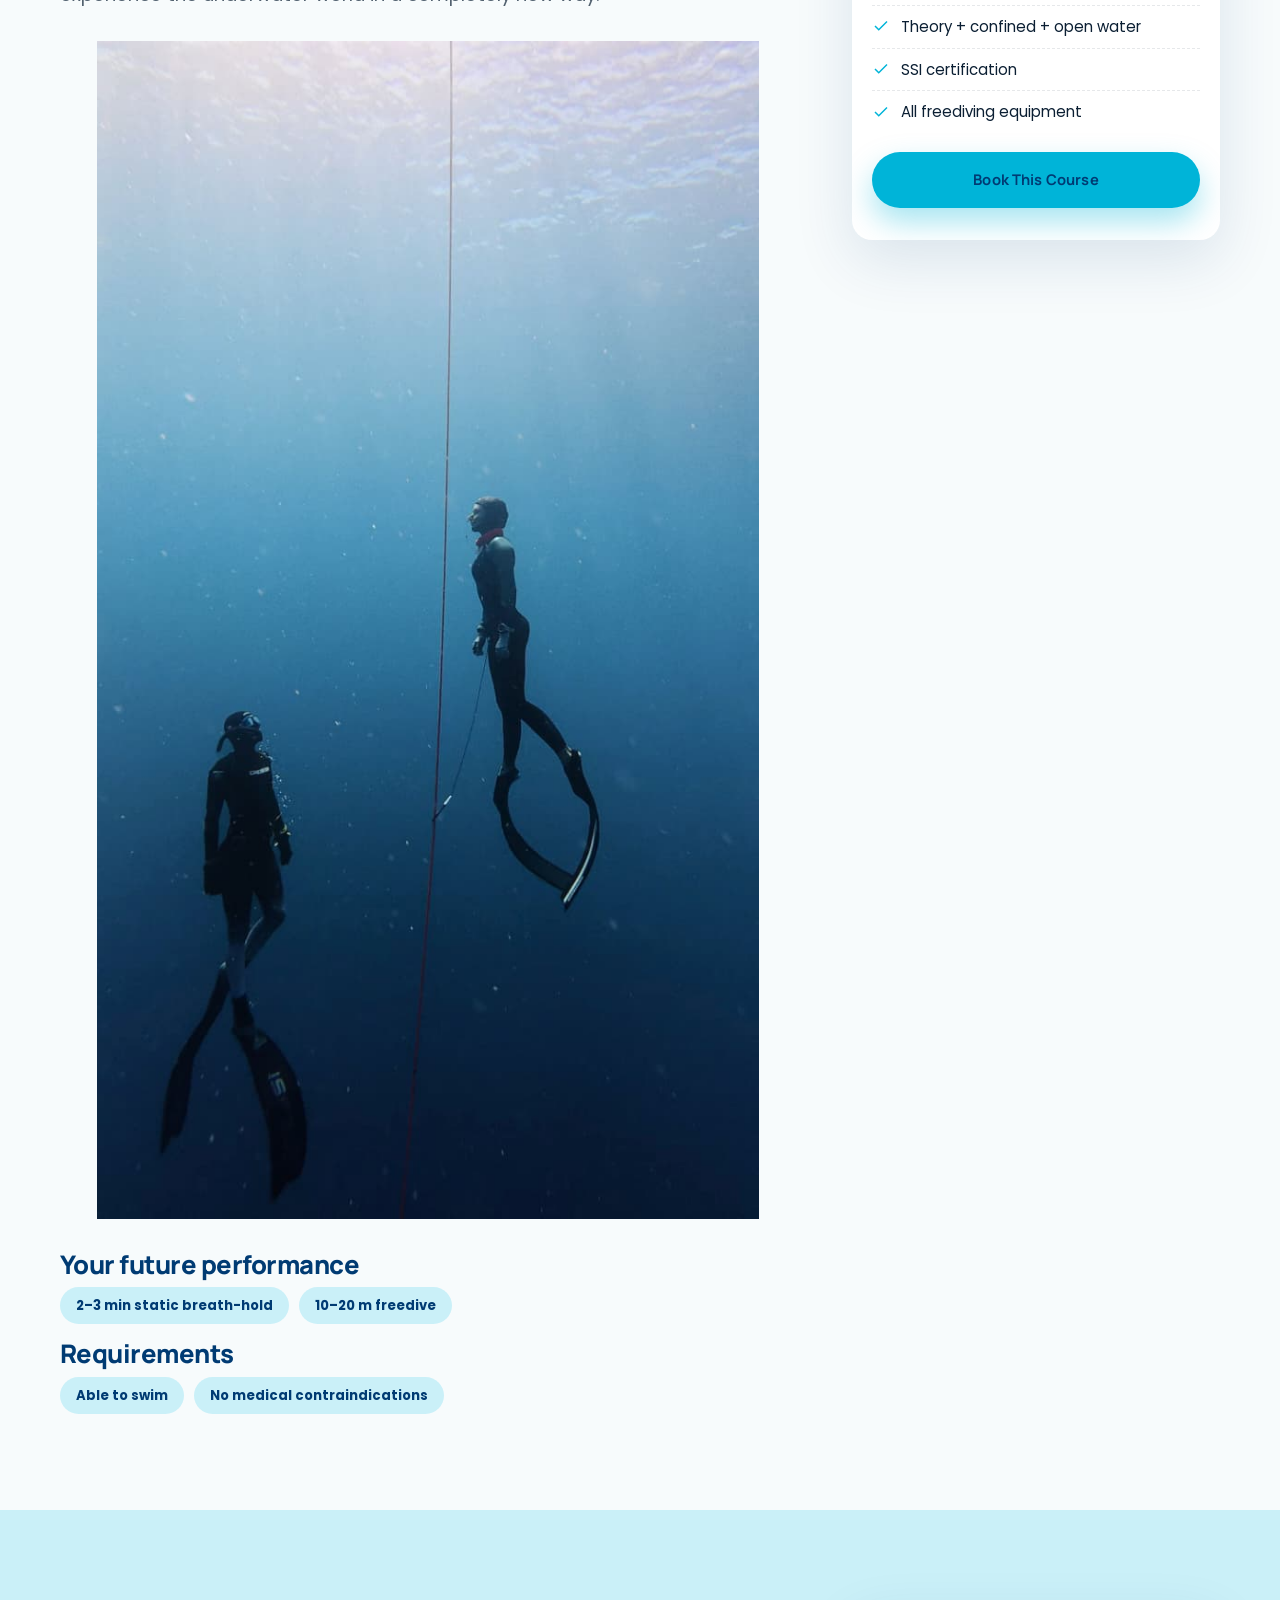
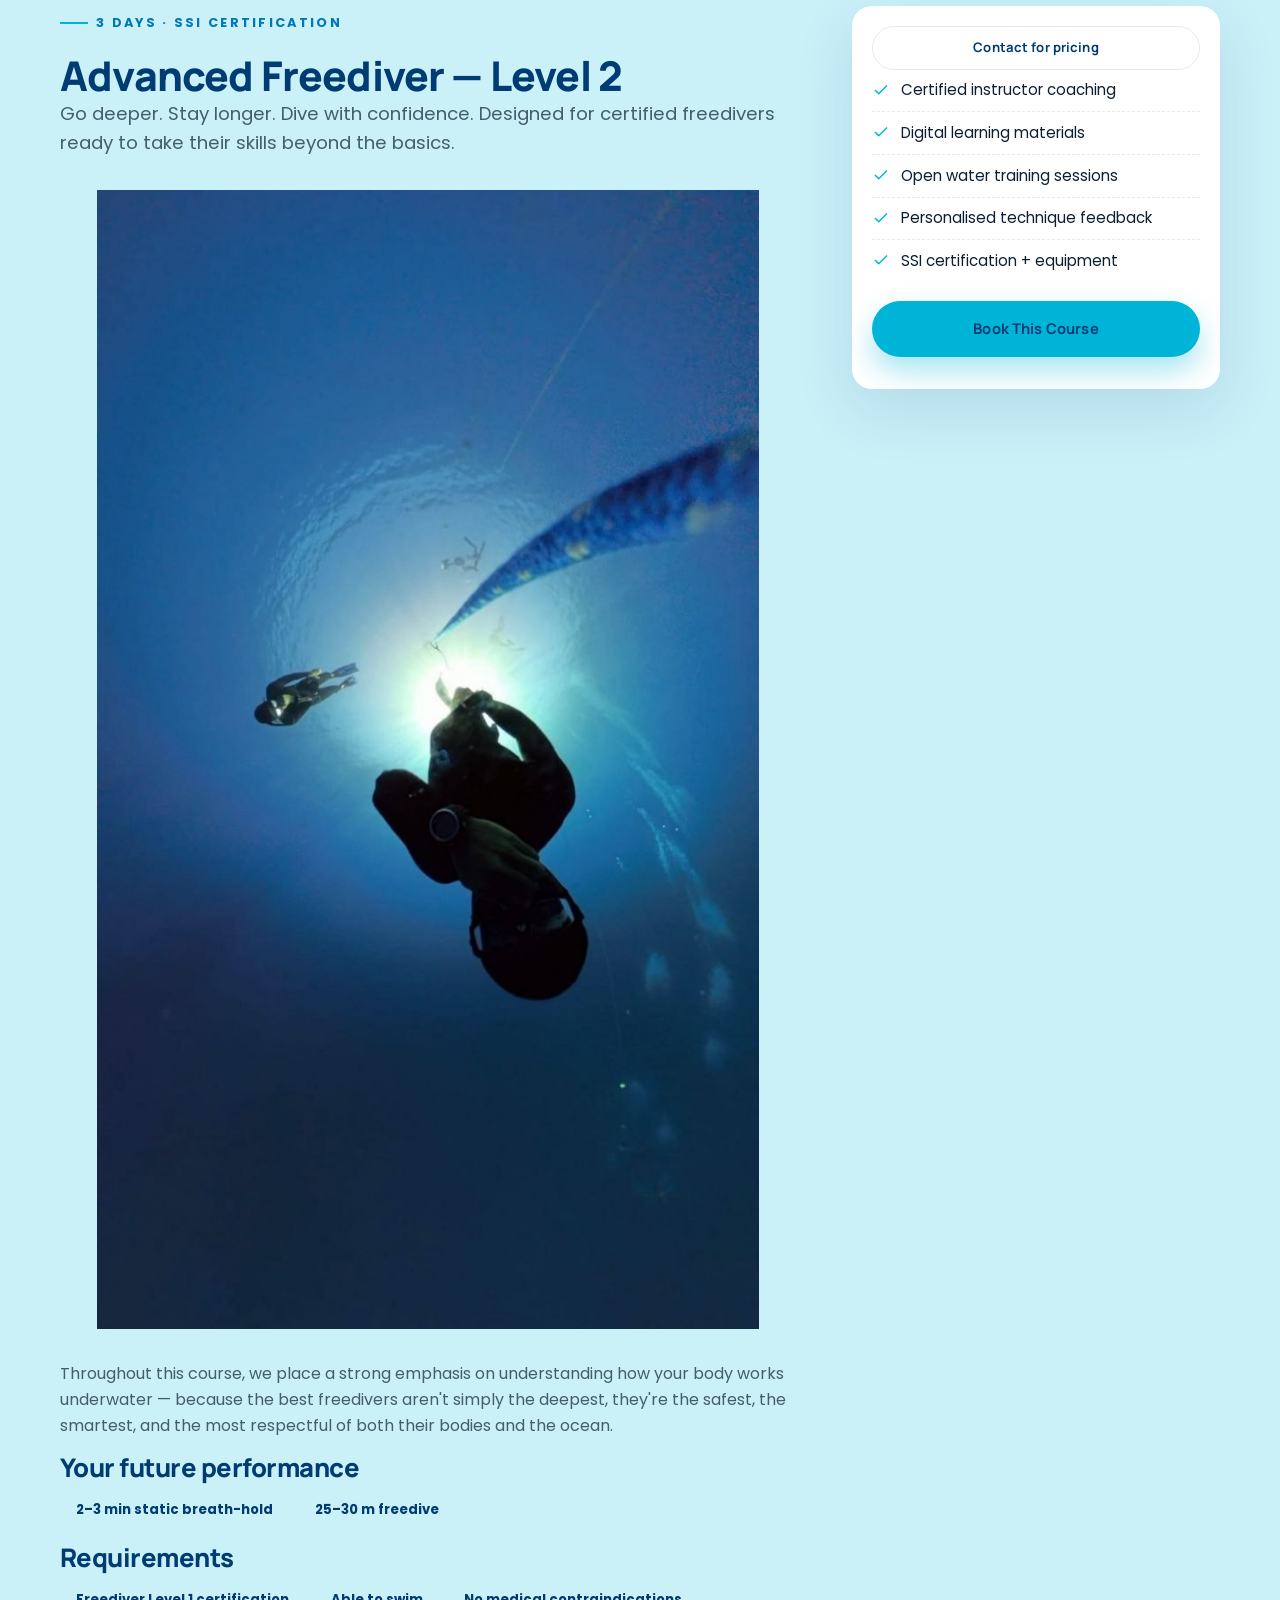
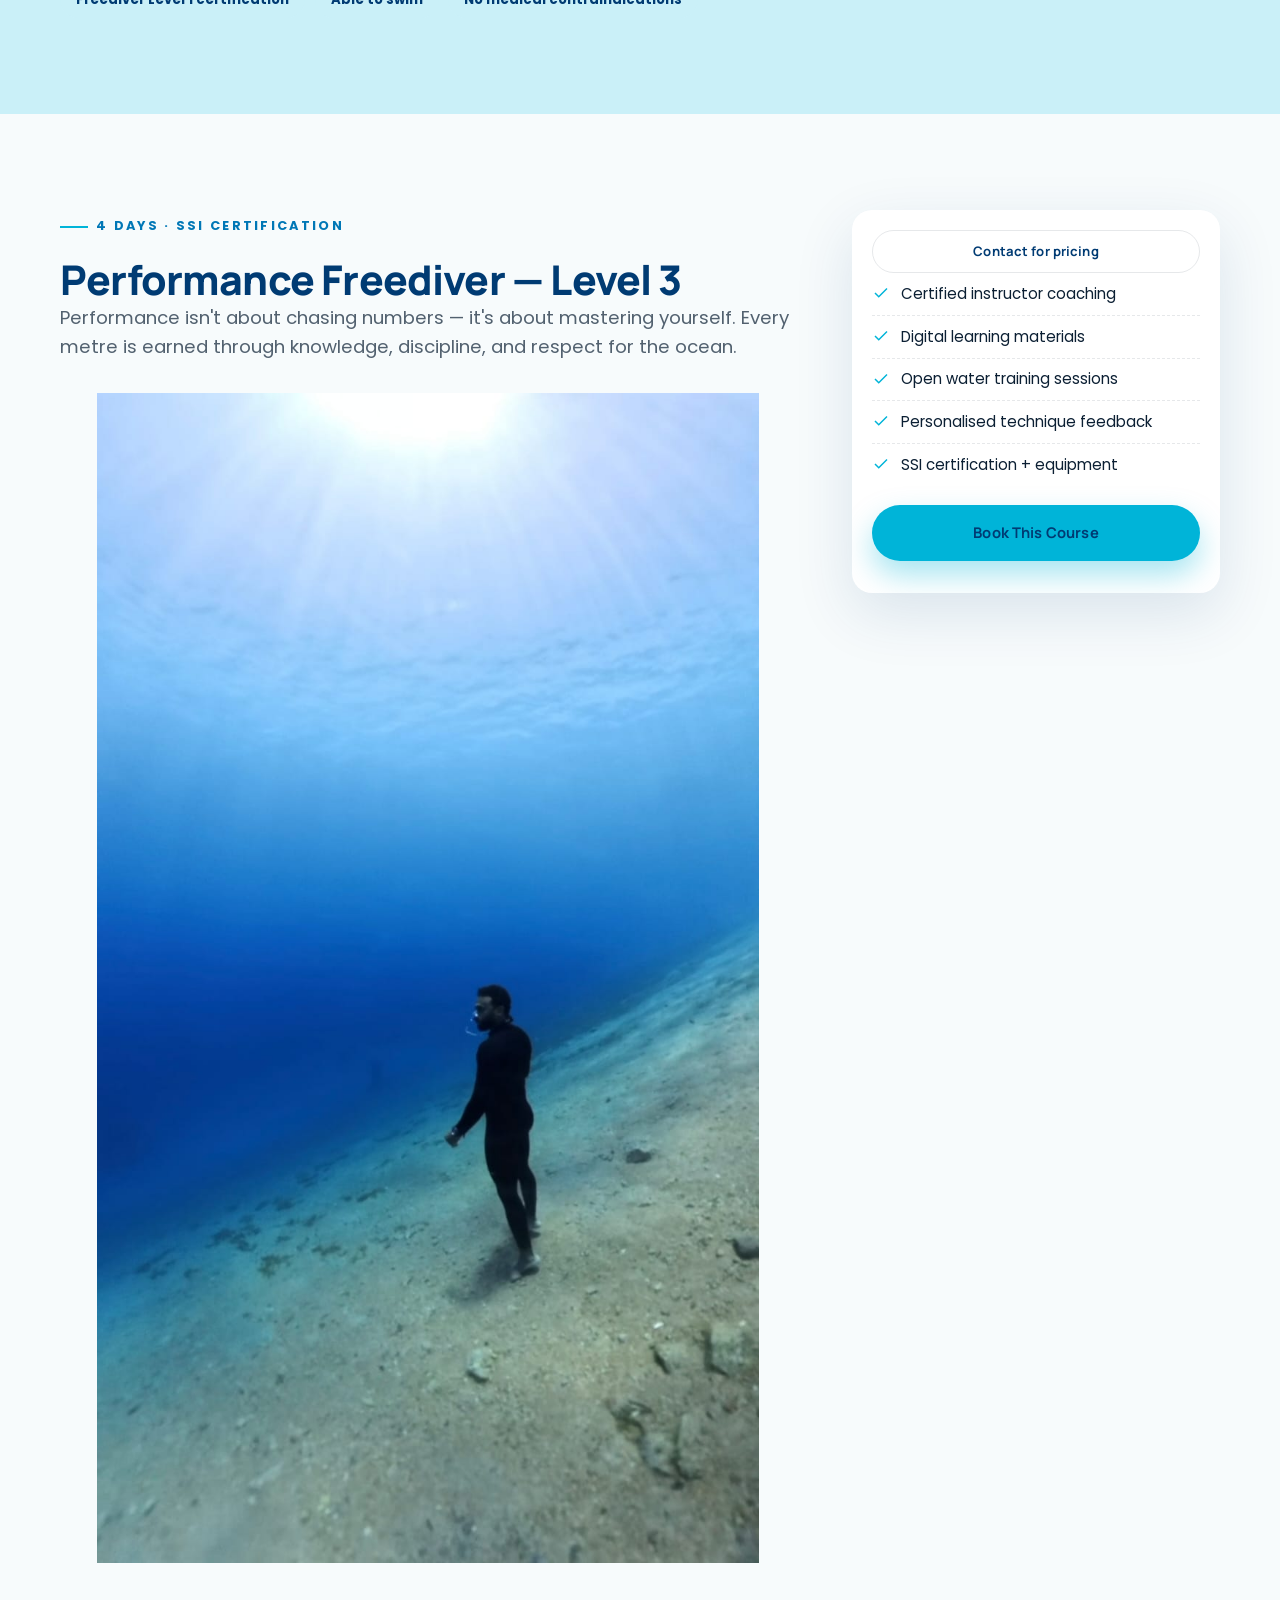
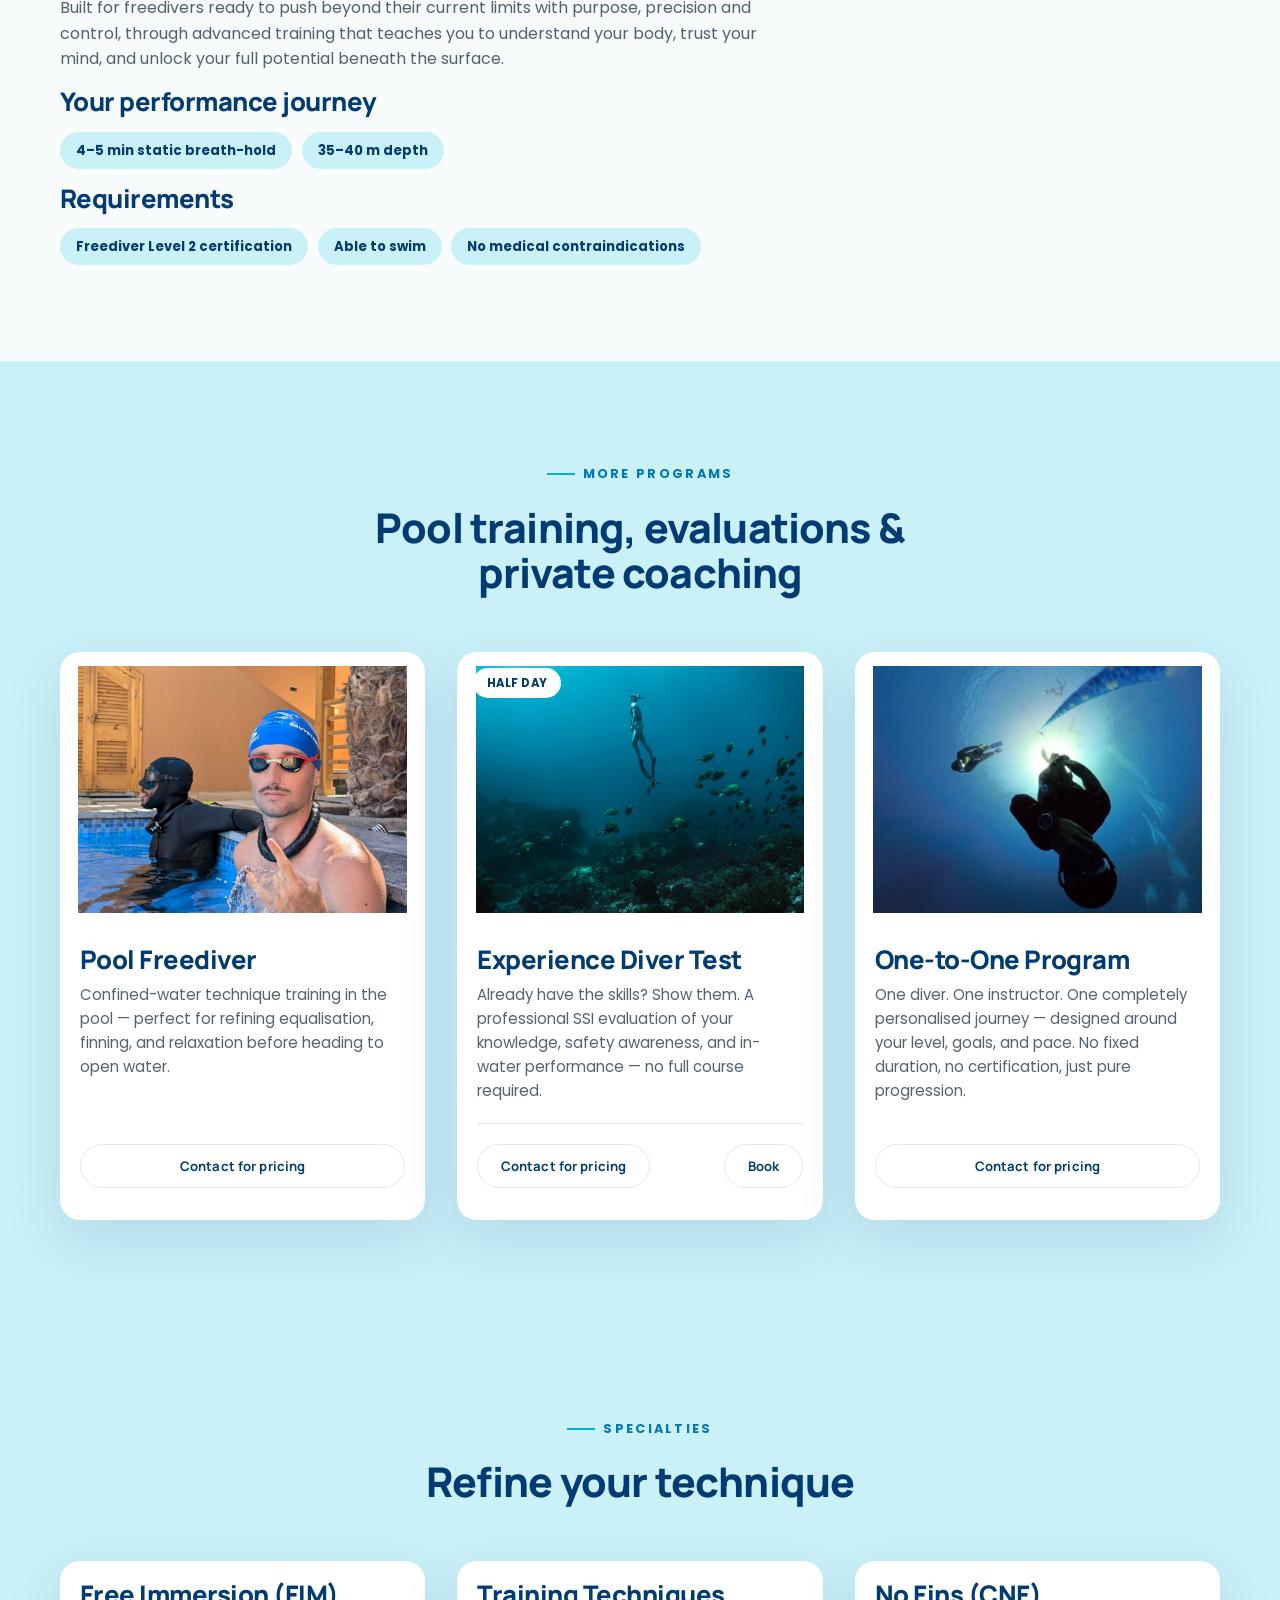
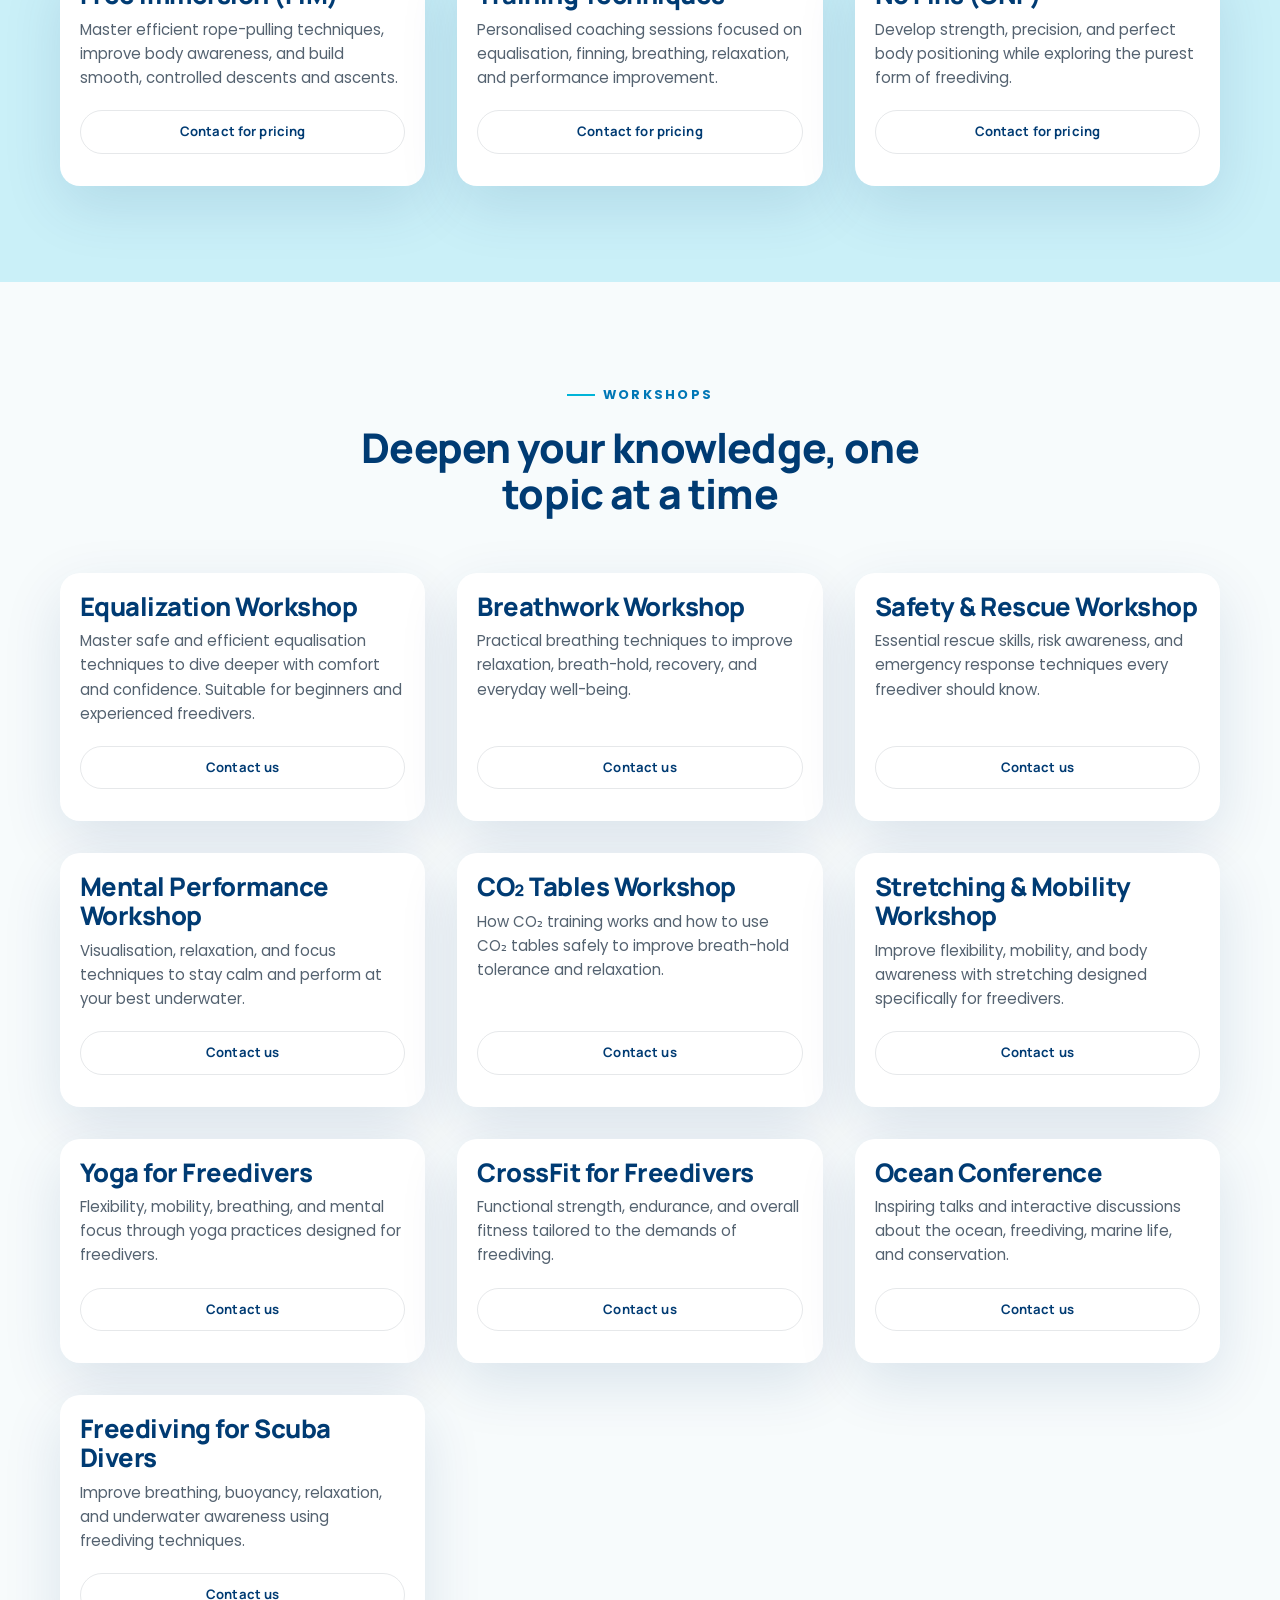
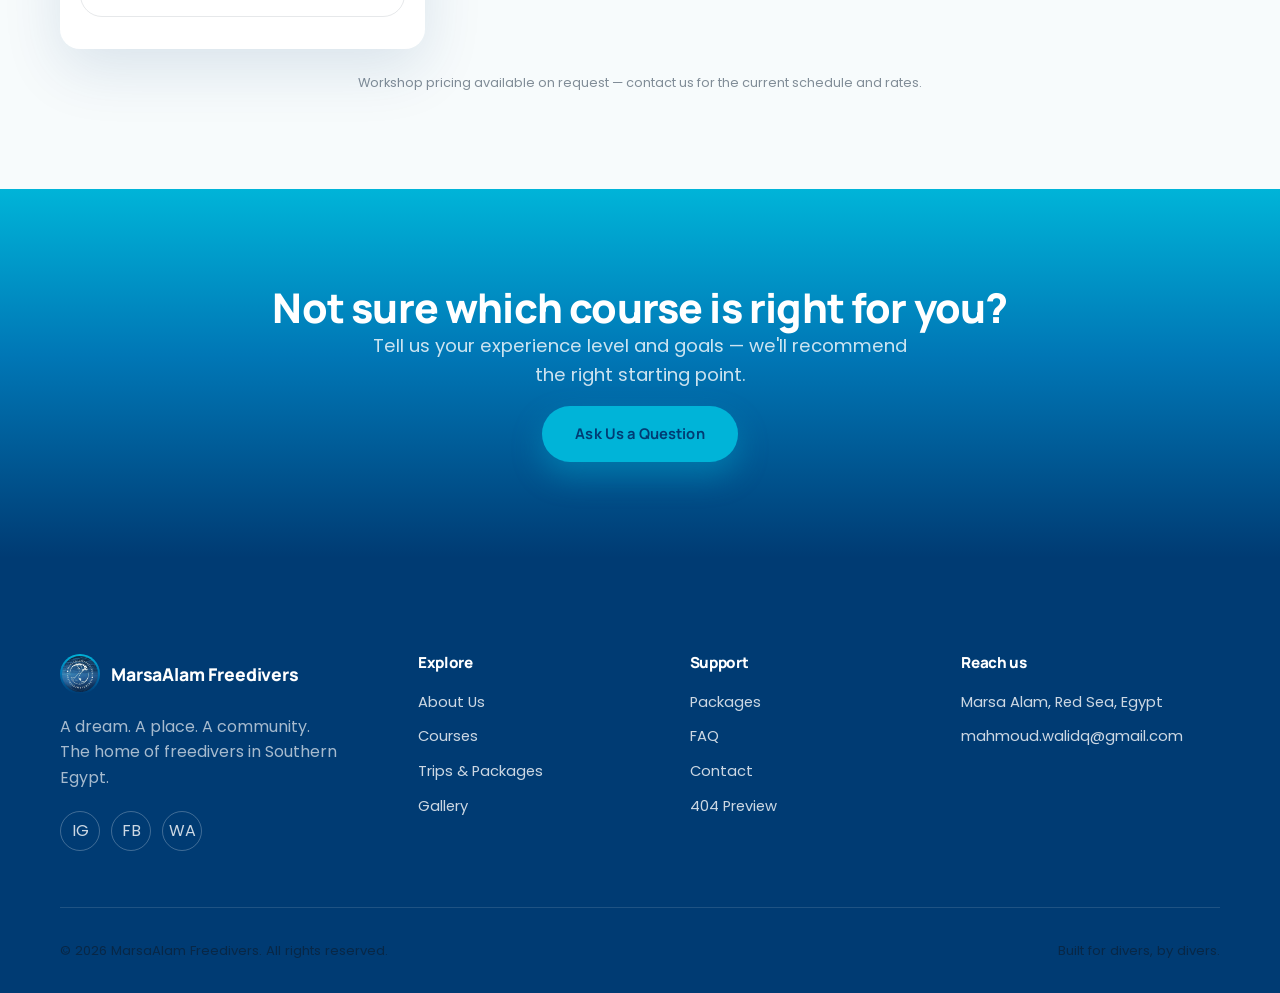
<file: courses.html>
<!DOCTYPE html>
<html lang="en">
<head>
<meta charset="UTF-8" />
<meta name="viewport" content="width=device-width, initial-scale=1.0" />
<title>Courses &amp; Programs | Marsa Alam Freedivers</title>
<meta name="description" content="From Try Freediving to Performance Freediver Level 3 — SSI-certified freediving courses, training, specialties and workshops in Marsa Alam." />
<link rel="preconnect" href="https://fonts.googleapis.com">
<link rel="preconnect" href="https://fonts.gstatic.com" crossorigin>
<link href="https://fonts.googleapis.com/css2?family=Manrope:wght@500;700;800&family=Poppins:wght@300;400;500;600&display=swap" rel="stylesheet">
<link rel="stylesheet" href="assets/css/base.css">
<link rel="stylesheet" href="assets/css/components.css">
<link rel="stylesheet" href="assets/css/pages.css">
<link rel="stylesheet" href="assets/css/animations.css">
<link rel="icon" href="assets/icons/favicon.svg" type="image/svg+xml">
</head>
<body>

<div id="navbar-container"></div>

<main>
  <section class="page-hero">
    <div class="page-hero__media">
      <img src="assets/images/img/course banner.jpeg" alt="Freediving Courses">
    </div>
    <div class="container">
      <p class="breadcrumb"><a href="index.html">Home</a> / Courses &amp; Programs</p>
      <h1>Every course takes you one breath deeper</h1>
      <p class="text-lead" style="color:rgba(255,255,255,.82);max-width:60ch">SSI-certified freediving courses from your very first try to 40-metre performance dives — plus training, specialties, and workshops.</p>
    </div>
  </section>

  <!-- =========================================================
       LEVEL PATH OVERVIEW
  ========================================================= -->
  <section class="section--tight">
    <div class="container">
      <div class="level-path" data-reveal>
        <span class="level-path__step">Try</span><span class="level-path__arrow">→</span>
        <span class="level-path__step">Basic Freediver</span><span class="level-path__arrow">→</span>
        <span class="level-path__step is-current">Freediver Lvl 1</span><span class="level-path__arrow">→</span>
        <span class="level-path__step">Advanced Lvl 2</span><span class="level-path__arrow">→</span>
        <span class="level-path__step">Performance Lvl 3</span>
      </div>
    </div>
  </section>

  <!-- =========================================================
       TRY FREEDIVING
  ========================================================= -->
  <section class="section" id="try">
    <div class="container course-detail-grid">
      <div data-reveal>
        <p class="eyebrow">Half day · No experience needed</p>
        <h2>Try Freediving</h2>
        <p class="text-lead">Take your first breath into the underwater world in a simple, safe, and unforgettable way.</p>
        <div class="media-placeholder" style="min-height:320px;margin-block:var(--space-md)"><span><img src="assets/images/img/try.jpeg" alt=""></span></div>
        <h3>Who is it for?</h3>
        <p>Perfect for anyone who wants to try freediving for the first time and experience the magic of the ocean.</p>
      </div>
      <aside data-reveal data-reveal-delay="1">
        <div class="card sticky-card">
          <div class="card__body">
            <a href="contact.html" class="btn btn-ghost btn-sm">Contact for pricing</a>
            <!-- <p class="text-muted" style="margin-bottom:1rem">per diver</p> -->
            <ul class="included-list">
              <li><svg width="18" height="18" viewBox="0 0 24 24" fill="none"><path d="M20 6L9 17l-5-5" stroke="currentColor" stroke-width="2"/></svg>Certified freediving instructor</li>
              <li><svg width="18" height="18" viewBox="0 0 24 24" fill="none"><path d="M20 6L9 17l-5-5" stroke="currentColor" stroke-width="2"/></svg>Theory briefing</li>
              <li><svg width="18" height="18" viewBox="0 0 24 24" fill="none"><path d="M20 6L9 17l-5-5" stroke="currentColor" stroke-width="2"/></svg>Confined water session</li>
              <li><svg width="18" height="18" viewBox="0 0 24 24" fill="none"><path d="M20 6L9 17l-5-5" stroke="currentColor" stroke-width="2"/></svg>All required equipment</li>
            </ul>
            <a href="contact.html" class="btn btn-primary" style="width:100%;margin-top:1.2rem">Book This Session</a>
          </div>
        </div>
      </aside>
    </div>
  </section>

  <!-- =========================================================
       BASIC FREEDIVER
  ========================================================= -->
  <section class="section section--tint" id="basic">
    <div class="container course-detail-grid">
      <div data-reveal>
        <p class="eyebrow">1 day · Certification</p>
        <h2>Basic Freediver</h2>
        <p class="text-lead">Learn the fundamentals of freediving in just one day and earn an internationally recognised certification.</p>
        <div class="media-placeholder" style="min-height:320px;margin-block:var(--space-md)"><span><img src="assets/images/img/basic course.jpeg" alt=""></span></div>
        <p>Your Basic Freediver certification is more than a first step — it's credited toward Freediver Level 1, so if you continue later you'll only pay the remaining course balance, roughly half the full course fee.</p>
        <h3>Requirements</h3>
        <ul class="pill-list"><li>Able to swim</li><li>No medical contraindications</li></ul>
      </div>
      <aside data-reveal data-reveal-delay="1">
        <div class="card sticky-card">
          <div class="card__body">
            <a href="contact.html" class="btn btn-ghost btn-sm">Contact for pricing</a>
            <!-- <p class="text-muted" style="margin-bottom:1rem">per diver</p> -->
            <ul class="included-list">
              <li><svg width="18" height="18" viewBox="0 0 24 24" fill="none"><path d="M20 6L9 17l-5-5" stroke="currentColor" stroke-width="2"/></svg>Professional certified instruction</li>
              <li><svg width="18" height="18" viewBox="0 0 24 24" fill="none"><path d="M20 6L9 17l-5-5" stroke="currentColor" stroke-width="2"/></svg>Theory session</li>
              <li><svg width="18" height="18" viewBox="0 0 24 24" fill="none"><path d="M20 6L9 17l-5-5" stroke="currentColor" stroke-width="2"/></svg>Confined water training</li>
              <li><svg width="18" height="18" viewBox="0 0 24 24" fill="none"><path d="M20 6L9 17l-5-5" stroke="currentColor" stroke-width="2"/></svg>All required equipment</li>
            </ul>
            <a href="contact.html" class="btn btn-primary" style="width:100%;margin-top:1.2rem">Book This Course</a>
          </div>
        </div>
      </aside>
    </div>
  </section>

  <!-- =========================================================
       FREEDIVER LEVEL 1
  ========================================================= -->
  <section class="section" id="level1">
    <div class="container course-detail-grid">
      <div data-reveal>
        <p class="eyebrow">2.5 days · SSI Certification</p>
        <h2>Freediver beginner</h2>
        <p class="text-lead">Perfect for beginners with little or no freediving experience who are ready to experience the underwater world in a completely new way.</p>
        <div class="media-placeholder" style="min-height:320px;margin-block:var(--space-md)"><span><img src="assets/images/img/Freediver (beginner).jpeg" alt=""></span></div>
        <h3 style="margin: 1rem 0 8px 0;">Your future performance</h3>
        <ul class="pill-list"><li>2–3 min static breath-hold</li><li>10–20 m freedive</li></ul>
        <h3 style="margin: 1rem 0 8px 0;">Requirements</h3>
        <ul class="pill-list"><li>Able to swim</li><li>No medical contraindications</li></ul>
      </div>
      <aside data-reveal data-reveal-delay="1">
        <div class="card sticky-card">
          <div class="card__body">
            <a href="contact.html" class="btn btn-ghost btn-sm">Contact for pricing</a>
            <!-- <p class="text-muted" style="margin-bottom:1rem">per diver</p> -->
            <ul class="included-list">
              <li><svg width="18" height="18" viewBox="0 0 24 24" fill="none"><path d="M20 6L9 17l-5-5" stroke="currentColor" stroke-width="2"/></svg>Certified instructor coaching</li>
              <li><svg width="18" height="18" viewBox="0 0 24 24" fill="none"><path d="M20 6L9 17l-5-5" stroke="currentColor" stroke-width="2"/></svg>SSI digital materials</li>
              <li><svg width="18" height="18" viewBox="0 0 24 24" fill="none"><path d="M20 6L9 17l-5-5" stroke="currentColor" stroke-width="2"/></svg>Theory + confined + open water</li>
              <li><svg width="18" height="18" viewBox="0 0 24 24" fill="none"><path d="M20 6L9 17l-5-5" stroke="currentColor" stroke-width="2"/></svg>SSI certification</li>
              <li><svg width="18" height="18" viewBox="0 0 24 24" fill="none"><path d="M20 6L9 17l-5-5" stroke="currentColor" stroke-width="2"/></svg>All freediving equipment</li>
            </ul>
            <a href="contact.html" class="btn btn-primary" style="width:100%;margin-top:1.2rem">Book This Course</a>
          </div>
        </div>
      </aside>
    </div>
  </section>

  <!-- =========================================================
       ADVANCED FREEDIVER LEVEL 2
  ========================================================= -->
  <section class="section section--tint" id="level2">
    <div class="container course-detail-grid">
      <div data-reveal>
        <p class="eyebrow">3 days · SSI Certification</p>
        <h2>Advanced Freediver — Level 2</h2>
        <p class="text-lead">Go deeper. Stay longer. Dive with confidence. Designed for certified freedivers ready to take their skills beyond the basics.</p>
        <div class="media-placeholder" style="min-height:320px;margin-block:var(--space-md)"><span><img src="assets/images/img/photo_2026-07-14_21-02-24 (2).jpg" alt=""></span></div>
        <p>Throughout this course, we place a strong emphasis on understanding how your body works underwater — because the best freedivers aren't simply the deepest, they're the safest, the smartest, and the most respectful of both their bodies and the ocean.</p>
        <h3 style="margin: 1rem 0 8px 0;">Your future performance</h3>
        <ul class="pill-list"><li>2–3 min static breath-hold</li><li>25–30 m freedive</li></ul>
        <h3 style="margin: 1rem 0 8px 0;">Requirements</h3>
        <ul class="pill-list"><li>Freediver Level 1 certification</li><li>Able to swim</li><li>No medical contraindications</li></ul>
      </div>
      <aside data-reveal data-reveal-delay="1">
        <div class="card sticky-card">
          <div class="card__body">
            <a href="contact.html" class="btn btn-ghost btn-sm">Contact for pricing</a>
            <!-- <p class="text-muted" style="margin-bottom:1rem">per diver</p> -->
            <ul class="included-list">
              <li><svg width="18" height="18" viewBox="0 0 24 24" fill="none"><path d="M20 6L9 17l-5-5" stroke="currentColor" stroke-width="2"/></svg>Certified instructor coaching</li>
              <li><svg width="18" height="18" viewBox="0 0 24 24" fill="none"><path d="M20 6L9 17l-5-5" stroke="currentColor" stroke-width="2"/></svg>Digital learning materials</li>
              <li><svg width="18" height="18" viewBox="0 0 24 24" fill="none"><path d="M20 6L9 17l-5-5" stroke="currentColor" stroke-width="2"/></svg>Open water training sessions</li>
              <li><svg width="18" height="18" viewBox="0 0 24 24" fill="none"><path d="M20 6L9 17l-5-5" stroke="currentColor" stroke-width="2"/></svg>Personalised technique feedback</li>
              <li><svg width="18" height="18" viewBox="0 0 24 24" fill="none"><path d="M20 6L9 17l-5-5" stroke="currentColor" stroke-width="2"/></svg>SSI certification + equipment</li>
            </ul>
            <a href="contact.html" class="btn btn-primary" style="width:100%;margin-top:1.2rem">Book This Course</a>
          </div>
        </div>
      </aside>
    </div>
  </section>

  <!-- =========================================================
       PERFORMANCE FREEDIVER LEVEL 3
  ========================================================= -->
  <section class="section" id="level3">
    <div class="container course-detail-grid">
      <div data-reveal>
        <p class="eyebrow">4 days · SSI Certification</p>
        <h2>Performance Freediver — Level 3</h2>
        <p class="text-lead">Performance isn't about chasing numbers — it's about mastering yourself. Every metre is earned through knowledge, discipline, and respect for the ocean.</p>
        <div class="media-placeholder" style="min-height:320px;margin-block:var(--space-md)"><span><img src="assets/images/img/Performance.jpeg" alt=""></span></div>
        <p>Built for freedivers ready to push beyond their current limits with purpose, precision and control, through advanced training that teaches you to understand your body, trust your mind, and unlock your full potential beneath the surface.</p>
        <h3 style="margin: 1rem 0 15px 0;">Your performance journey</h3>
        <ul class="pill-list"><li>4–5 min static breath-hold</li><li>35–40 m depth</li></ul>
        <h3 style="margin: 1rem 0 15px 0;">Requirements</h3>
        <ul class="pill-list"><li>Freediver Level 2 certification</li><li>Able to swim</li><li>No medical contraindications</li></ul>
      </div>
      <aside data-reveal data-reveal-delay="1">
        <div class="card sticky-card">
          <div class="card__body">
            <a href="contact.html" class="btn btn-ghost btn-sm">Contact for pricing</a>
            <!-- <p class="text-muted" style="margin-bottom:1rem">per diver</p> -->
            <ul class="included-list">
              <li><svg width="18" height="18" viewBox="0 0 24 24" fill="none"><path d="M20 6L9 17l-5-5" stroke="currentColor" stroke-width="2"/></svg>Certified instructor coaching</li>
              <li><svg width="18" height="18" viewBox="0 0 24 24" fill="none"><path d="M20 6L9 17l-5-5" stroke="currentColor" stroke-width="2"/></svg>Digital learning materials</li>
              <li><svg width="18" height="18" viewBox="0 0 24 24" fill="none"><path d="M20 6L9 17l-5-5" stroke="currentColor" stroke-width="2"/></svg>Open water training sessions</li>
              <li><svg width="18" height="18" viewBox="0 0 24 24" fill="none"><path d="M20 6L9 17l-5-5" stroke="currentColor" stroke-width="2"/></svg>Personalised technique feedback</li>
              <li><svg width="18" height="18" viewBox="0 0 24 24" fill="none"><path d="M20 6L9 17l-5-5" stroke="currentColor" stroke-width="2"/></svg>SSI certification + equipment</li>
            </ul>
            <a href="contact.html" class="btn btn-primary" style="width:100%;margin-top:1.2rem">Book This Course</a>
          </div>
        </div>
      </aside>
    </div>
  </section>

  <!-- =========================================================
       POOL FREEDIVER / EXPERIENCE TEST / ONE-TO-ONE
  ========================================================= -->
  <section class="section section--tint">
    <div class="container">
      <div class="section-head section-head--center" data-reveal>
        <p class="eyebrow" style="justify-content:center">More programs</p>
        <h2>Pool training, evaluations &amp; private coaching</h2>
      </div>
      <div class="grid grid-3">
        <article class="card" id="pool" data-reveal>
          <div class="card__media"><div class="media-placeholder"><span><img src="assets/images/img/Pool freediver.jpeg" alt=""></span></div></div>
          <div class="card__body">
            <h3 class="card__title">Pool Freediver</h3>
            <p class="card__text">Confined-water technique training in the pool — perfect for refining equalisation, finning, and relaxation before heading to open water.</p>
            <a href="contact.html" class="btn btn-ghost btn-sm">Contact for pricing</a>
          </div>
        </article>
        <article class="card" id="experience-test" data-reveal data-reveal-delay="1">
          <div class="card__media"><div class="media-placeholder"><span><img src="assets/images/img/Experience diver test.jpeg" alt=""></span></div><span class="card__badge">Half Day</span></div>
          <div class="card__body">
            <h3 class="card__title">Experience Diver Test</h3>
            <p class="card__text">Already have the skills? Show them. A professional SSI evaluation of your knowledge, safety awareness, and in-water performance — no full course required.</p>
            <div class="card__footer"><a href="contact.html" class="btn btn-ghost btn-sm">Contact for pricing</a><a href="contact.html" class="btn btn-ghost btn-sm">Book</a></div>
          </div>
        </article>
        <article class="card" id="one-to-one" data-reveal data-reveal-delay="2">
          <div class="card__media"><div class="media-placeholder"><span><img src="assets/images/img/One to one.jpeg" alt=""></span></div></div>
          <div class="card__body">
            <h3 class="card__title">One-to-One Program</h3>
            <p class="card__text">One diver. One instructor. One completely personalised journey — designed around your level, goals, and pace. No fixed duration, no certification, just pure progression.</p>
            <a href="contact.html" class="btn btn-ghost btn-sm">Contact for pricing</a>
          </div>
        </article>
      </div>
    </div>
  </section>

  <!-- =========================================================
       TRAINING PACKAGES
  ========================================================= -->


  <!-- =========================================================
       SPECIALTIES
  ========================================================= -->
  <section class="section section--tint" id="specialties">
    <div class="container">
      <div class="section-head section-head--center" data-reveal>
        <p class="eyebrow" style="justify-content:center">Specialties</p>
        <h2>Refine your technique</h2>
      </div>
      <div class="grid grid-3">
        <article class="card" data-reveal>
          <div class="card__body">
            <h3 class="card__title">Free Immersion (FIM)</h3>
            <p class="card__text">Master efficient rope-pulling techniques, improve body awareness, and build smooth, controlled descents and ascents.</p>
            <a href="contact.html" class="btn btn-ghost btn-sm">Contact for pricing</a>
          </div>
        </article>
        <article class="card" data-reveal data-reveal-delay="1">
          <div class="card__body">
            <h3 class="card__title">Training Techniques</h3>
            <p class="card__text">Personalised coaching sessions focused on equalisation, finning, breathing, relaxation, and performance improvement.</p>
            <a href="contact.html" class="btn btn-ghost btn-sm">Contact for pricing</a>
          </div>
        </article>
        <article class="card" data-reveal data-reveal-delay="2">
          <div class="card__body">
            <h3 class="card__title">No Fins (CNF)</h3>
            <p class="card__text">Develop strength, precision, and perfect body positioning while exploring the purest form of freediving.</p>
            <a href="contact.html" class="btn btn-ghost btn-sm">Contact for pricing</a>
          </div>
        </article>
      </div>
    </div>
  </section>

  <!-- =========================================================
       WORKSHOPS
  ========================================================= -->
  <section class="section" id="workshops">
    <div class="container">
      <div class="section-head section-head--center" data-reveal>
        <p class="eyebrow" style="justify-content:center">Workshops</p>
        <h2>Deepen your knowledge, one topic at a time</h2>
      </div>
      <div class="grid grid-3">
        <article class="card" data-reveal><div class="card__body"><h3 class="card__title">Equalization Workshop</h3><p class="card__text">Master safe and efficient equalisation techniques to dive deeper with comfort and confidence. Suitable for beginners and experienced freedivers.</p><a href="contact.html" class="btn btn-ghost btn-sm">Contact us</a></div></article>
        <article class="card" data-reveal data-reveal-delay="1"><div class="card__body"><h3 class="card__title">Breathwork Workshop</h3><p class="card__text">Practical breathing techniques to improve relaxation, breath-hold, recovery, and everyday well-being.</p><a href="contact.html" class="btn btn-ghost btn-sm">Contact us</a></div></article>
        <article class="card" data-reveal data-reveal-delay="2"><div class="card__body"><h3 class="card__title">Safety &amp; Rescue Workshop</h3><p class="card__text">Essential rescue skills, risk awareness, and emergency response techniques every freediver should know.</p><a href="contact.html" class="btn btn-ghost btn-sm">Contact us</a></div></article>
        <article class="card" data-reveal><div class="card__body"><h3 class="card__title">Mental Performance Workshop</h3><p class="card__text">Visualisation, relaxation, and focus techniques to stay calm and perform at your best underwater.</p><a href="contact.html" class="btn btn-ghost btn-sm">Contact us</a></div></article>
        <article class="card" data-reveal data-reveal-delay="1"><div class="card__body"><h3 class="card__title">CO₂ Tables Workshop</h3><p class="card__text">How CO₂ training works and how to use CO₂ tables safely to improve breath-hold tolerance and relaxation.</p><a href="contact.html" class="btn btn-ghost btn-sm">Contact us</a></div></article>
        <article class="card" data-reveal data-reveal-delay="2"><div class="card__body"><h3 class="card__title">Stretching &amp; Mobility Workshop</h3><p class="card__text">Improve flexibility, mobility, and body awareness with stretching designed specifically for freedivers.</p><a href="contact.html" class="btn btn-ghost btn-sm">Contact us</a></div></article>
        <article class="card" data-reveal><div class="card__body"><h3 class="card__title">Yoga for Freedivers</h3><p class="card__text">Flexibility, mobility, breathing, and mental focus through yoga practices designed for freedivers.</p><a href="contact.html" class="btn btn-ghost btn-sm">Contact us</a></div></article>
        <article class="card" data-reveal data-reveal-delay="1"><div class="card__body"><h3 class="card__title">CrossFit for Freedivers</h3><p class="card__text">Functional strength, endurance, and overall fitness tailored to the demands of freediving.</p><a href="contact.html" class="btn btn-ghost btn-sm">Contact us</a></div></article>
        <article class="card" data-reveal data-reveal-delay="2"><div class="card__body"><h3 class="card__title">Ocean Conference</h3><p class="card__text">Inspiring talks and interactive discussions about the ocean, freediving, marine life, and conservation.</p><a href="contact.html" class="btn btn-ghost btn-sm">Contact us</a></div></article>
        <article class="card" data-reveal><div class="card__body"><h3 class="card__title">Freediving for Scuba Divers</h3><p class="card__text">Improve breathing, buoyancy, relaxation, and underwater awareness using freediving techniques.</p><a href="contact.html" class="btn btn-ghost btn-sm">Contact us</a></div></article>
      </div>
      <p class="text-center form-note" style="margin-top:1.5rem">Workshop pricing available on request — contact us for the current schedule and rates.</p>
    </div>
  </section>

  <section class="section section--dark">
    <div class="container text-center" data-reveal>
      <h2>Not sure which course is right for you?</h2>
      <p class="text-lead" style="color:rgba(255,255,255,.8);max-width:50ch;margin-inline:auto">Tell us your experience level and goals — we'll recommend the right starting point.</p>
      <a href="contact.html" class="btn btn-primary" style="margin-top:1rem">Ask Us a Question</a>
    </div>
  </section>
</main>

<div id="footer-container"></div>

<button class="back-to-top" aria-label="Back to top"><svg width="20" height="20" viewBox="0 0 24 24" fill="none"><path d="M12 19V5M5 12l7-7 7 7" stroke="currentColor" stroke-width="2" stroke-linecap="round" stroke-linejoin="round"/></svg></button>
<script src="assets/js/main.js"></script>
</body>
</html>
</file>
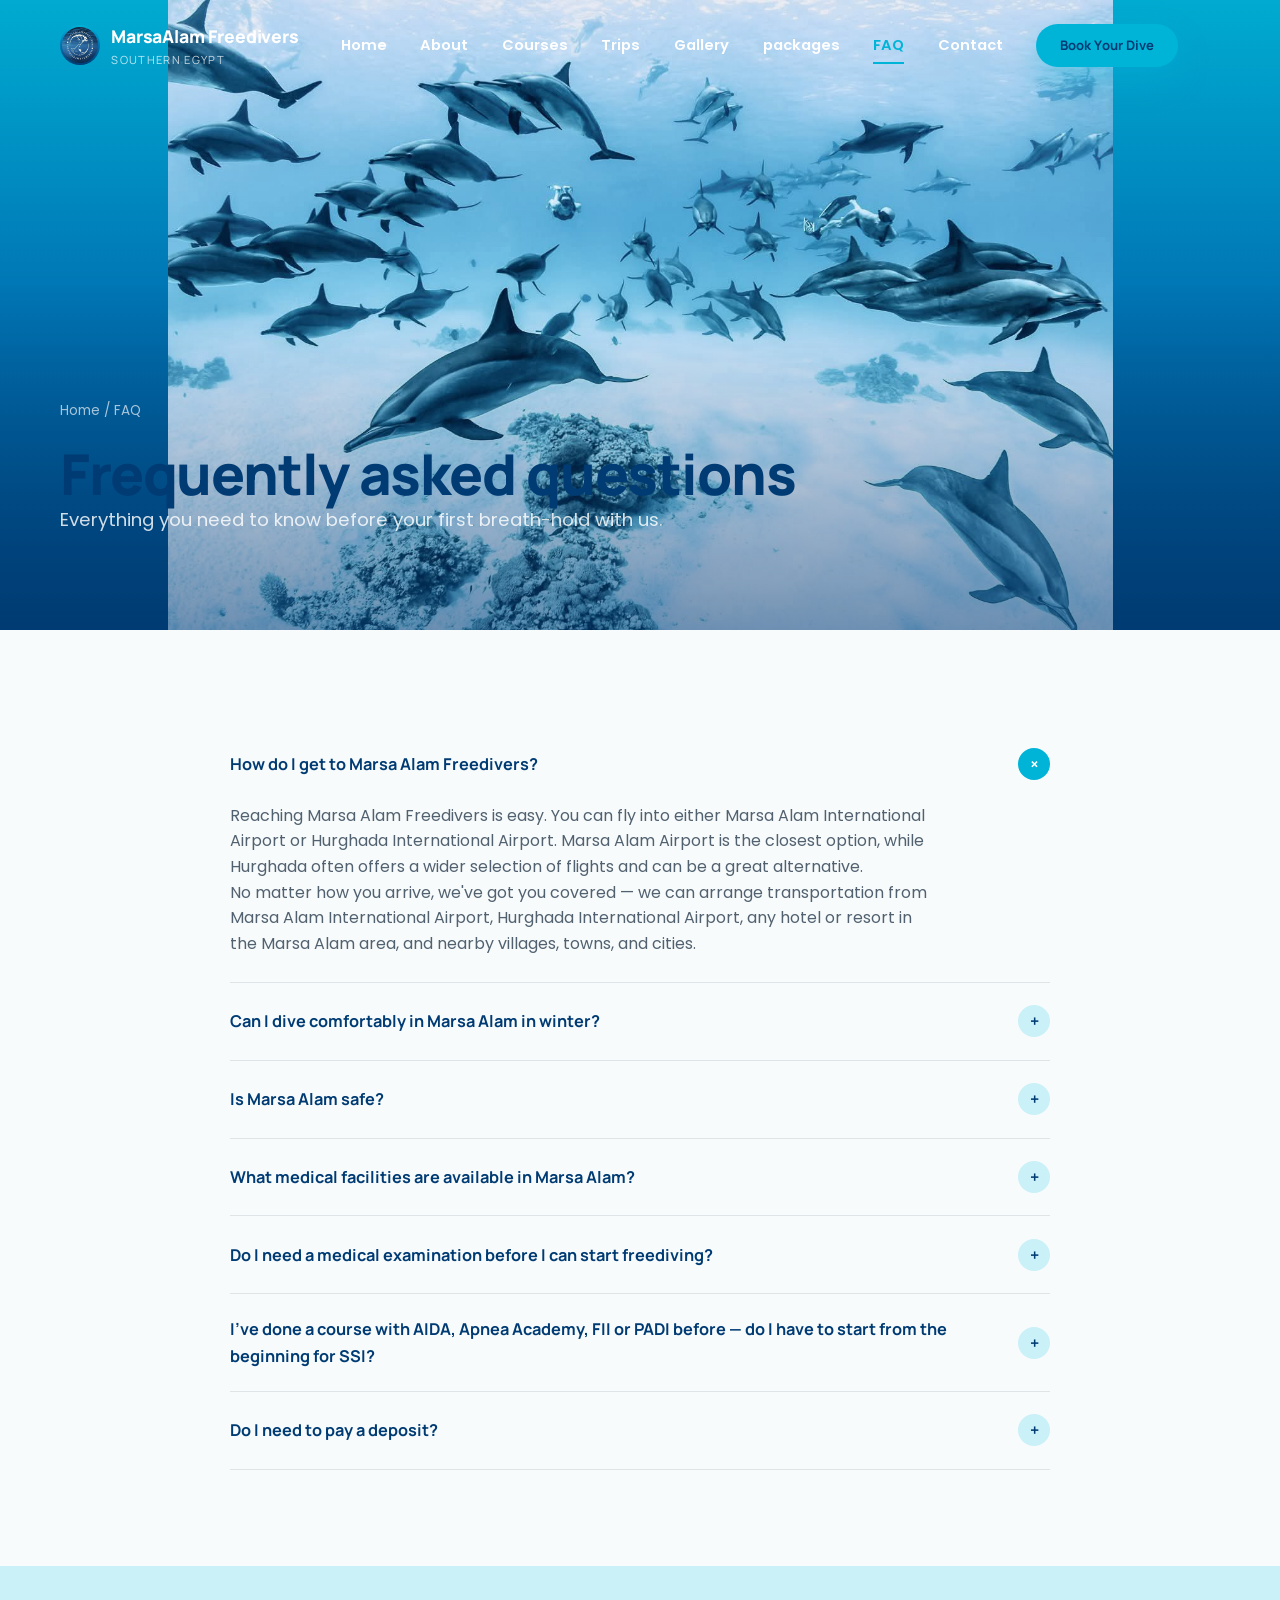
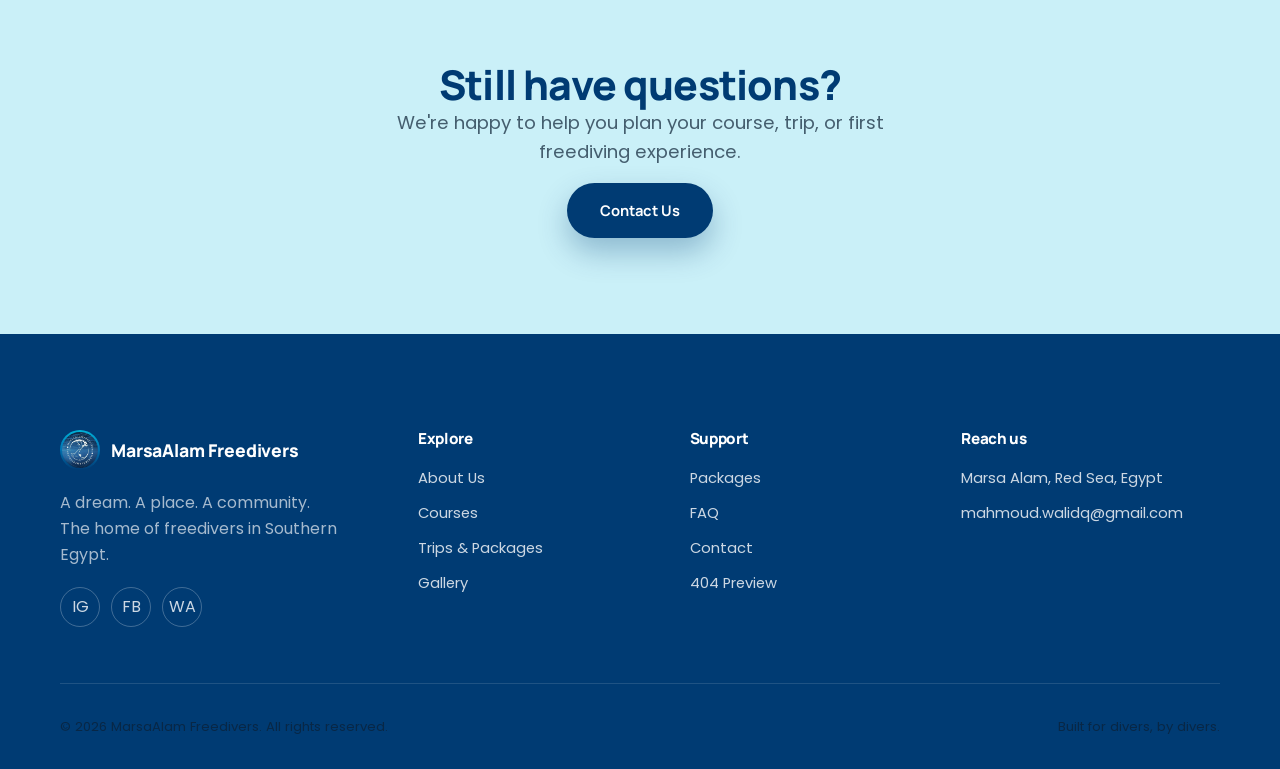
<file: faq.html>
<!DOCTYPE html>
<html lang="en">
<head>
<meta charset="UTF-8" />
<meta name="viewport" content="width=device-width, initial-scale=1.0" />
<title>FAQ | Marsa Alam Freedivers</title>
<meta name="description" content="Frequently asked questions about freediving in Marsa Alam, safety, medical requirements, and getting here." />
<link rel="preconnect" href="https://fonts.googleapis.com">
<link rel="preconnect" href="https://fonts.gstatic.com" crossorigin>
<link href="https://fonts.googleapis.com/css2?family=Manrope:wght@500;700;800&family=Poppins:wght@300;400;500;600&display=swap" rel="stylesheet">
<link rel="stylesheet" href="assets/css/base.css">
<link rel="stylesheet" href="assets/css/components.css">
<link rel="stylesheet" href="assets/css/pages.css">
<link rel="stylesheet" href="assets/css/animations.css">
<link rel="icon" href="assets/icons/favicon.svg" type="image/svg+xml">
</head>
<body>

<div id="navbar-container"></div>

<main>
  <section class="page-hero">
    <div class="page-hero__media">
      <img src="assets/images/img/Faq banner.jpeg" alt="Freediving FAQ">
    </div>
    <div class="container">
      <p class="breadcrumb"><a href="index.html">Home</a> / FAQ</p>
      <h1>Frequently asked questions</h1>
      <p class="text-lead" style="color:rgba(255,255,255,.82);max-width:60ch">Everything you need to know before your first breath-hold with us.</p>
    </div>
  </section>

  <section class="section">
    <div class="container">
      <div class="accordion" style="max-width:820px;margin-inline:auto" data-reveal>

        <div class="accordion__item is-open">
          <button class="accordion__trigger" aria-expanded="true">How do I get to Marsa Alam Freedivers?<span class="accordion__icon">+</span></button>
          <div class="accordion__panel"><div class="accordion__panel-inner">
            <p>Reaching Marsa Alam Freedivers is easy. You can fly into either Marsa Alam International Airport or Hurghada International Airport. Marsa Alam Airport is the closest option, while Hurghada often offers a wider selection of flights and can be a great alternative.</p>
            <p>No matter how you arrive, we've got you covered — we can arrange transportation from Marsa Alam International Airport, Hurghada International Airport, any hotel or resort in the Marsa Alam area, and nearby villages, towns, and cities.</p>
          </div></div>
        </div>

        <div class="accordion__item">
          <button class="accordion__trigger" aria-expanded="false">Can I dive comfortably in Marsa Alam in winter?<span class="accordion__icon">+</span></button>
          <div class="accordion__panel"><div class="accordion__panel-inner">
            <p>We believe Marsa Alam is a freedivers' paradise — temperate conditions year-round, with a minimum water temperature in winter months (Dec–Feb) of 22°C and a maximum in summer months of 30°C. There's a variety of dive sites, some open and some completely protected, so we can select the right site for the day depending on conditions.</p>
          </div></div>
        </div>

        <div class="accordion__item">
          <button class="accordion__trigger" aria-expanded="false">Is Marsa Alam safe?<span class="accordion__icon">+</span></button>
          <div class="accordion__panel"><div class="accordion__panel-inner">
            <p>We understand that international news coverage of events in the Middle East may raise concerns for some travellers. We'd like to reassure all our guests that life in Marsa Alam continues as normal, and the town remains one of the Red Sea's safest and most peaceful destinations.</p>
            <p>Known worldwide for its crystal-clear waters, untouched coral reefs, and incredible marine life, Marsa Alam is a paradise for freedivers, divers, and ocean lovers seeking a relaxed and unforgettable experience. If this is your first visit to Egypt or Marsa Alam, it's completely natural to have questions — rest assured that Marsa Alam is far from areas of unrest and welcomes visitors from around the world throughout the year.</p>
          </div></div>
        </div>

        <div class="accordion__item">
          <button class="accordion__trigger" aria-expanded="false">What medical facilities are available in Marsa Alam?<span class="accordion__icon">+</span></button>
          <div class="accordion__panel"><div class="accordion__panel-inner">
            <p>Marsa Alam is well equipped to support water sports activities, with access to medical facilities, emergency services, and healthcare professionals experienced in treating diving-related injuries. In the unlikely event of a diving emergency, assistance can be arranged quickly, and hyperbaric chamber facilities are accessible when required. Your safety is always our highest priority.</p>
          </div></div>
        </div>

        <div class="accordion__item">
          <button class="accordion__trigger" aria-expanded="false">Do I need a medical examination before I can start freediving?<span class="accordion__icon">+</span></button>
          <div class="accordion__panel"><div class="accordion__panel-inner">
            <p>No, unless you know that you have a medical condition that could prevent you from scuba diving or freediving. Before starting your course with us, you'll sign a medical statement. If you answer "yes" to any relevant medical condition, we'll refer you to the diving doctor at the Decompression Chamber in Dahab, who will evaluate whether you can freedive. Unless you have a serious condition, none of this will be necessary.</p>
          </div></div>
        </div>

        <div class="accordion__item">
          <button class="accordion__trigger" aria-expanded="false">I've done a course with AIDA, Apnea Academy, FII or PADI before — do I have to start from the beginning for SSI?<span class="accordion__icon">+</span></button>
          <div class="accordion__panel"><div class="accordion__panel-inner">
            <p>No, you don't need to start from the beginning. For most training agencies, we have a direct crossover, meaning you can move straight to the next step. For smaller or unrecognised training agencies, we require at least one evaluation day to check your level first.</p>
          </div></div>
        </div>

        <div class="accordion__item">
          <button class="accordion__trigger" aria-expanded="false">Do I need to pay a deposit?<span class="accordion__icon">+</span></button>
          <div class="accordion__panel"><div class="accordion__panel-inner">
            <p>Yes, we require a deposit of 30% on all bookings. Our company is registered in Egypt and does not have a European bank account, so deposit payments are made via Wise. For the remaining balance, please carry enough cash in EUR, GBP, or USD.</p>
          </div></div>
        </div>

      </div>
    </div>
  </section>

  <section class="section section--tint">
    <div class="container text-center" data-reveal>
      <h2>Still have questions?</h2>
      <p class="text-lead" style="max-width:50ch;margin-inline:auto">We're happy to help you plan your course, trip, or first freediving experience.</p>
      <a href="contact.html" class="btn btn-dark" style="margin-top:1rem">Contact Us</a>
    </div>
  </section>
</main>

<div id="footer-container"></div>

<button class="back-to-top" aria-label="Back to top"><svg width="20" height="20" viewBox="0 0 24 24" fill="none"><path d="M12 19V5M5 12l7-7 7 7" stroke="currentColor" stroke-width="2" stroke-linecap="round" stroke-linejoin="round"/></svg></button>
<script src="assets/js/main.js"></script>
</body>
</html>
</file>
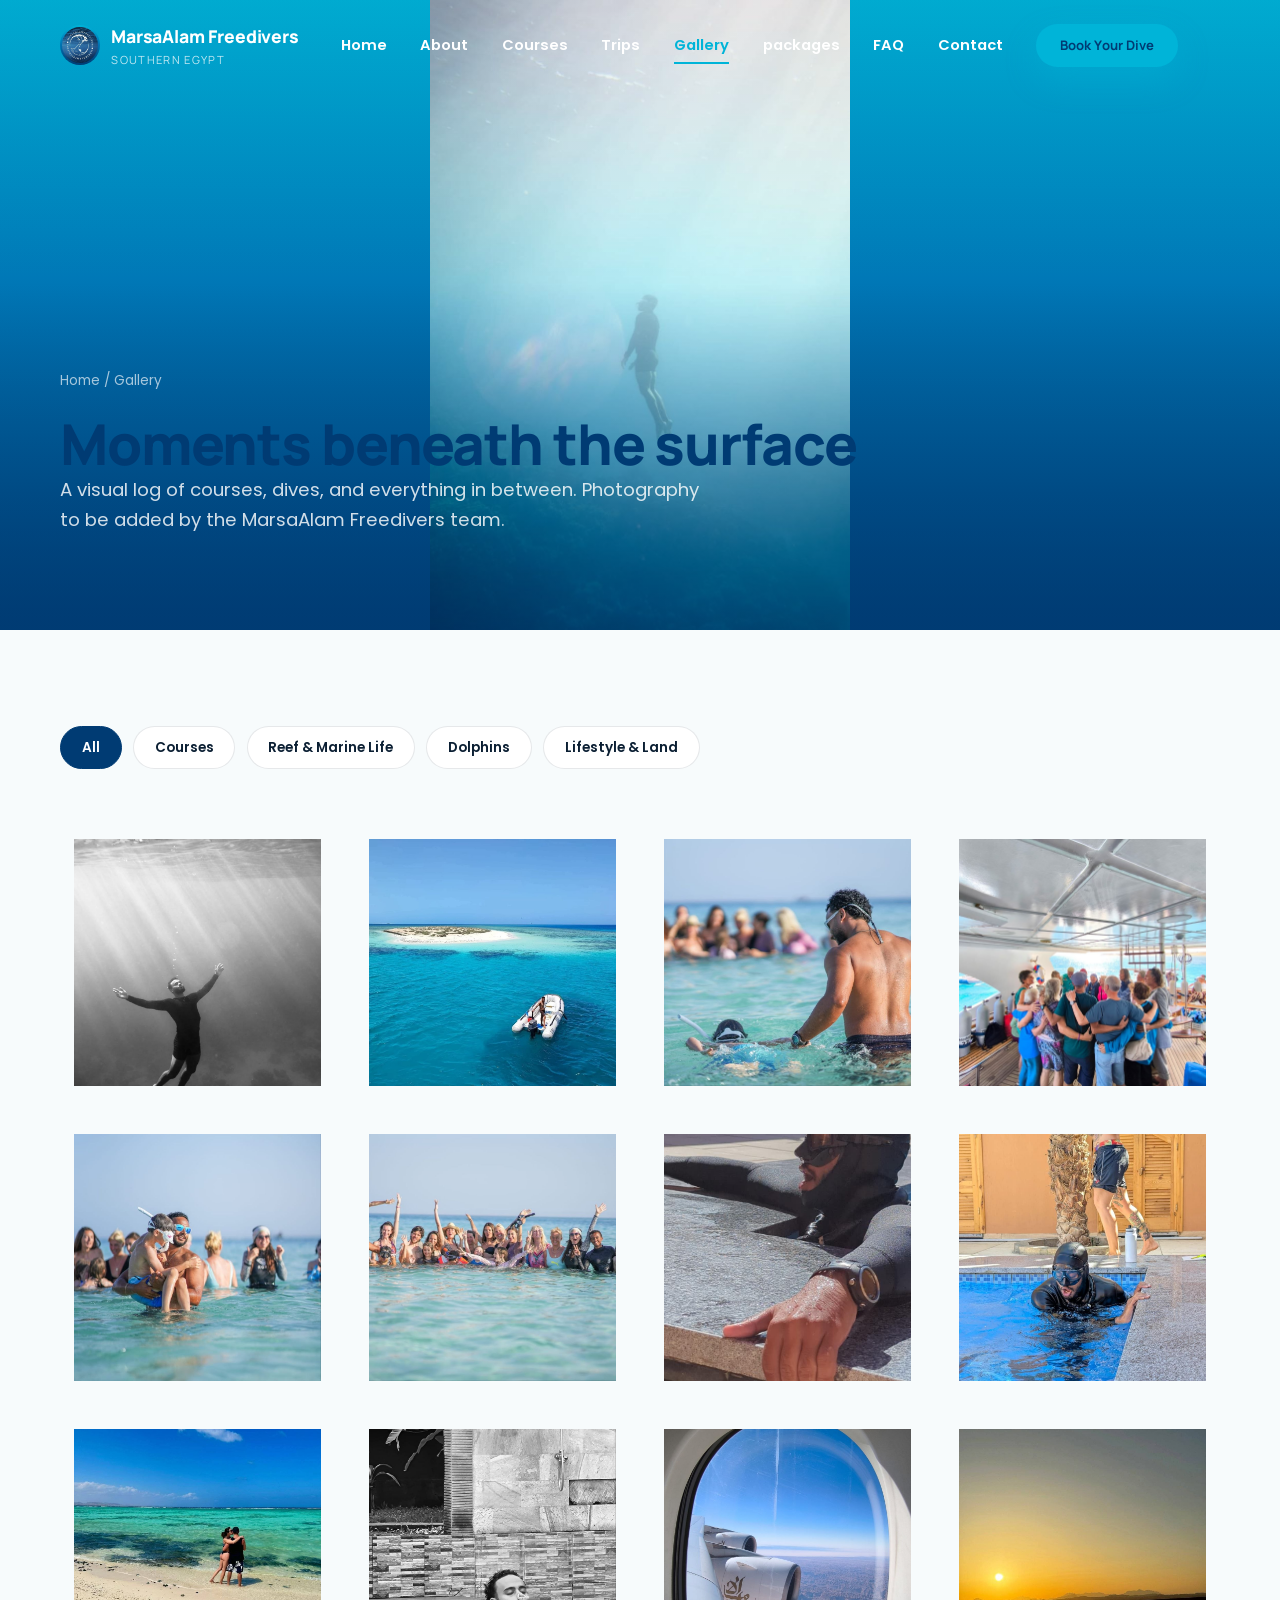
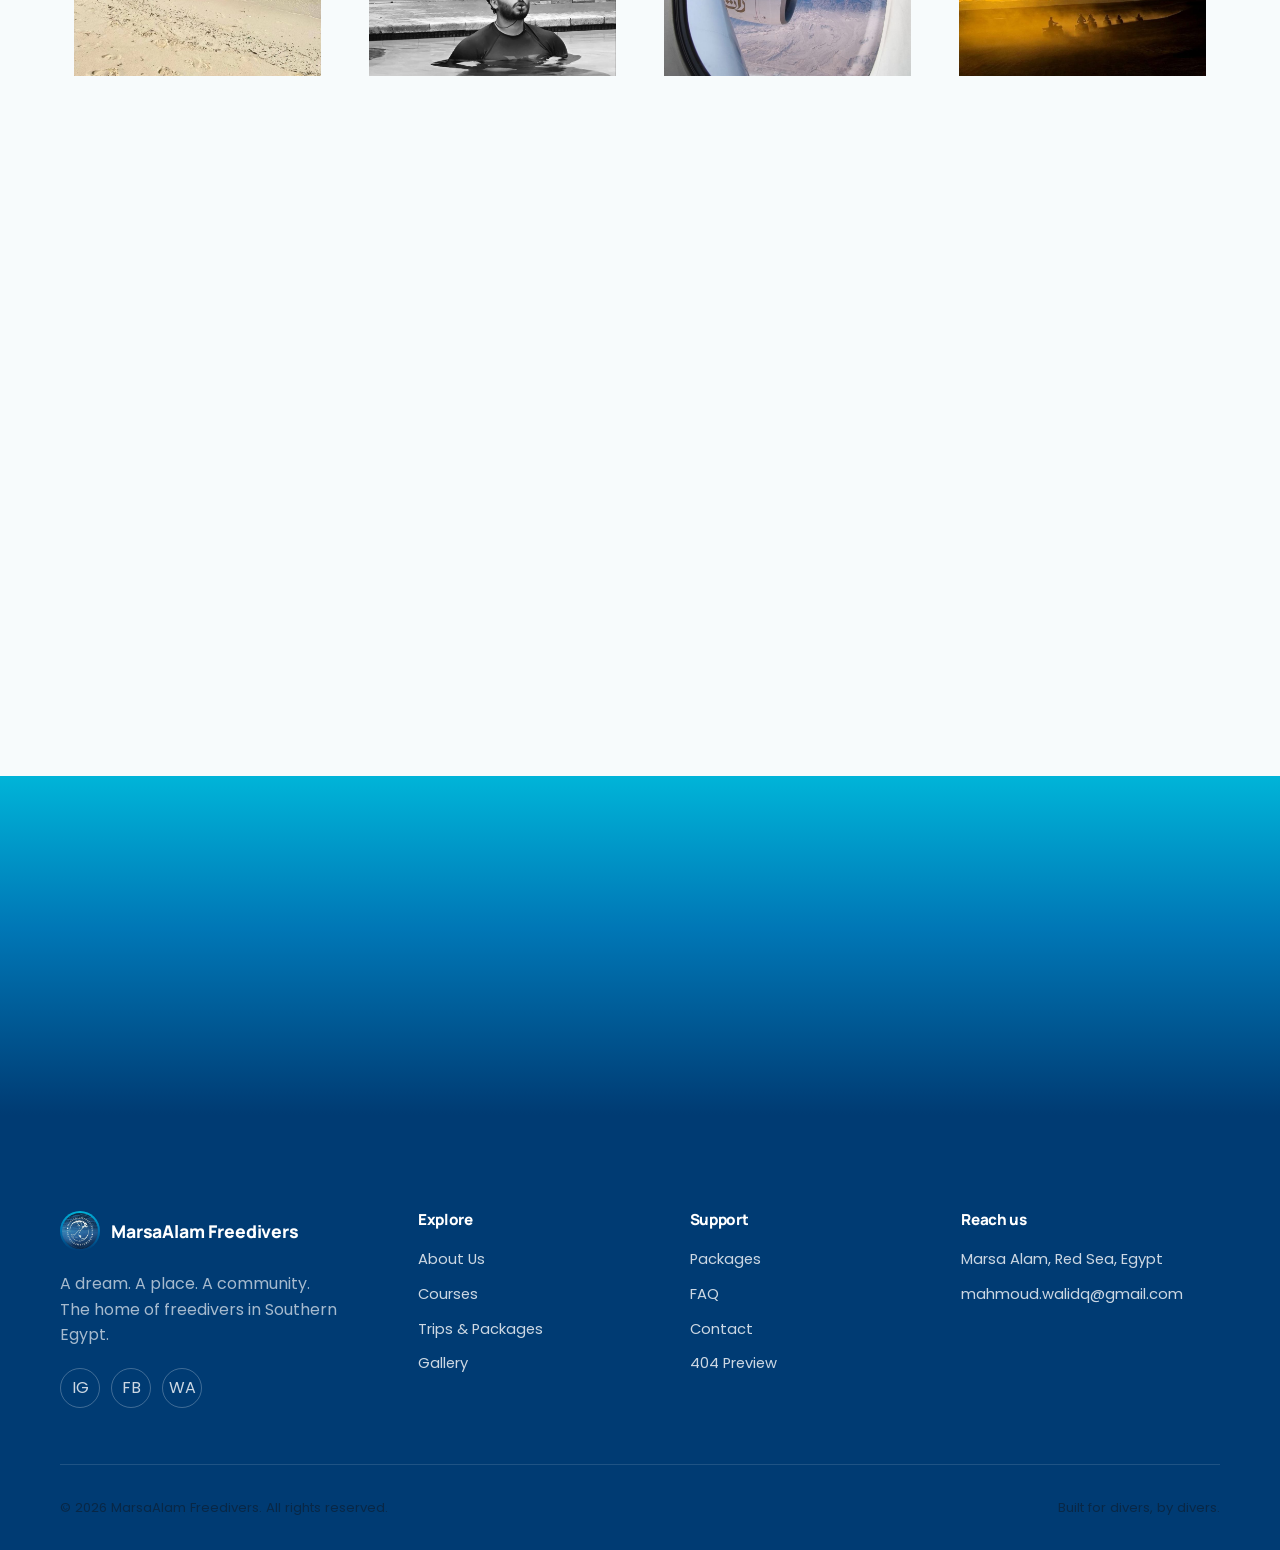
<file: gallery.html>
<!DOCTYPE html>
<html lang="en">
<head>
<meta charset="UTF-8" />
<meta name="viewport" content="width=device-width, initial-scale=1.0" />
<title>Gallery | Marsa Alam Freedivers</title>
<meta name="description" content="Photos from Marsa Alam Freedivers — courses, ocean experiences, dolphins, and the Red Sea reef." />
<link rel="preconnect" href="https://fonts.googleapis.com">
<link rel="preconnect" href="https://fonts.gstatic.com" crossorigin>
<link href="https://fonts.googleapis.com/css2?family=Manrope:wght@500;700;800&family=Poppins:wght@300;400;500;600&display=swap" rel="stylesheet">
<link rel="stylesheet" href="assets/css/base.css">
<link rel="stylesheet" href="assets/css/components.css">
<link rel="stylesheet" href="assets/css/pages.css">
<link rel="stylesheet" href="assets/css/animations.css">
<link rel="icon" href="assets/icons/favicon.svg" type="image/svg+xml">
</head>
<body>

<div id="navbar-container"></div>

<main>
  <section class="page-hero">
    <div class="page-hero__media">
      <img src="assets/images/img/photo_2026-07-14_21-02-23.jpg" alt="Freediving Gallery">
    </div>
    <div class="container">
      <p class="breadcrumb"><a href="index.html">Home</a> / Gallery</p>
      <h1>Moments beneath the surface</h1>
      <p class="text-lead" style="color:rgba(255,255,255,.82);max-width:60ch">A visual log of courses, dives, and everything in between. Photography to be added by the MarsaAlam Freedivers team.</p>
    </div>
  </section>

  <section class="section">
    <div class="container">
      <!-- TODO: Replace all media-placeholder blocks below with real photography, keeping the data-category attributes for filtering -->
      <div class="filter-bar" data-reveal>
        <button class="filter-chip is-active" data-filter="all">All</button>
        <button class="filter-chip" data-filter="courses">Courses</button>
        <button class="filter-chip" data-filter="reef">Reef &amp; Marine Life</button>
        <button class="filter-chip" data-filter="dolphins">Dolphins</button>
        <button class="filter-chip" data-filter="lifestyle">Lifestyle &amp; Land</button>
      </div>

      <div class="gallery-grid">
        <div class="gallery-item" data-category="courses" data-caption="Try Freediving session" data-reveal><div class="media-placeholder"><span><img src="assets/images/img/photo_2026-07-14_21-02-24.jpg" alt=""></span></div></div>
        <div class="gallery-item" data-category="reef" data-caption="Marsa Alam house reef" data-reveal><div class="media-placeholder"><span><img src="assets/images/img/1.jpg" alt=""></span></div></div>
        <div class="gallery-item" data-category="dolphins" data-caption="Spinner dolphins at Sataya" data-reveal><div class="media-placeholder"><span><img src="assets/images/img/2.jpg" alt=""></span></div></div>
        <div class="gallery-item" data-category="courses" data-caption="Level 1 open water training" data-reveal><div class="media-placeholder"><span><img src="assets/images/img/m1.jpg" alt=""></span></div></div>
        <div class="gallery-item" data-category="lifestyle" data-caption="Sunset over the Red Sea" data-reveal><div class="media-placeholder"><span><img src="assets/images/img/m2.jpg" alt=""></span></div></div>
        <div class="gallery-item" data-category="reef" data-caption="Coral garden" data-reveal><div class="media-placeholder"><span><img src="assets/images/img/m3.jpg" alt=""></span></div></div>
        <div class="gallery-item" data-category="courses" data-caption="Advanced Freediver depth training" data-reveal><div class="media-placeholder"><span><img src="assets/images/img/photo_2026-07-14_21-02-19 (2).jpg" alt=""></span></div></div>
        <div class="gallery-item" data-category="lifestyle" data-caption="Desert safari at dusk" data-reveal><div class="media-placeholder"><span><img src="assets/images/img/photo_2026-07-14_21-02-19.jpg" alt=""></span></div></div>
        <div class="gallery-item" data-category="reef" data-caption="Reef fish schooling" data-reveal><div class="media-placeholder"><span><img src="assets/images/img/photo_2026-07-14_21-02-20 (2).jpg" alt=""></span></div></div>
        <div class="gallery-item" data-category="dolphins" data-caption="Freediver alongside dolphins" data-reveal><div class="media-placeholder"><span><img src="assets/images/img/photo_2026-07-14_21-02-22 (2).jpg" alt=""></span></div></div>
        <div class="gallery-item" data-category="courses" data-caption="Static apnea coaching" data-reveal><div class="media-placeholder"><span><img src="assets/images/img/photo_2026-07-14_21-02-22 (3).jpg" alt=""></span></div></div>
        <div class="gallery-item" data-category="lifestyle" data-caption="Overnight island camping" data-reveal><div class="media-placeholder"><span><img src="assets/images/img/photo_2026-07-14_21-02-20 (3).jpg" alt=""></span></div></div>
        <div class="gallery-item" data-category="reef" data-caption="Gallery image 1" data-reveal><div class="media-placeholder"><span><img src="assets/images/img/Gallery 1.jpeg" alt="Gallery image 1"></span></div></div>
        <div class="gallery-item" data-category="reef" data-caption="Gallery image 2" data-reveal><div class="media-placeholder"><span><img src="assets/images/img/Gallery 2.jpeg" alt="Gallery image 2"></span></div></div>
        <div class="gallery-item" data-category="dolphins" data-caption="Gallery image 3" data-reveal><div class="media-placeholder"><span><img src="assets/images/img/Gallery 3.jpeg" alt="Gallery image 3"></span></div></div>
        <div class="gallery-item" data-category="courses" data-caption="Gallery image 4" data-reveal><div class="media-placeholder"><span><img src="assets/images/img/Gallery 4.jpeg" alt="Gallery image 4"></span></div></div>
        <div class="gallery-item" data-category="lifestyle" data-caption="Gallery image 5" data-reveal><div class="media-placeholder"><span><img src="assets/images/img/Gallery 5.jpeg" alt="Gallery image 5"></span></div></div>
        <div class="gallery-item" data-category="reef" data-caption="Gallery image 6" data-reveal><div class="media-placeholder"><span><img src="assets/images/img/Gallery 6.jpeg" alt="Gallery image 6"></span></div></div>
        <div class="gallery-item" data-category="dolphins" data-caption="Gallery image 7" data-reveal><div class="media-placeholder"><span><img src="assets/images/img/Gallery 7.jpeg" alt="Gallery image 7"></span></div></div>
        <div class="gallery-item" data-category="courses" data-caption="Gallery image 8" data-reveal><div class="media-placeholder"><span><img src="assets/images/img/Gallery 8.jpeg" alt="Gallery image 8"></span></div></div>
      </div>
    </div>
  </section>

  <section class="section section--dark">
    <div class="container text-center" data-reveal>
      <h2>Want to be the next photo in this gallery?</h2>
      <p class="text-lead" style="color:rgba(255,255,255,.8);max-width:50ch;margin-inline:auto">Join a course or trip and we'll capture the moment with you.</p>
      <a href="courses.html" class="btn btn-primary" style="margin-top:1rem">Explore Courses</a>
    </div>
  </section>
</main>

<div id="footer-container"></div>

<!-- Lightbox -->
<div class="lightbox">
  <div class="lightbox__logo">
    <img src="assets/images/img/logo.jpg" alt="Marsa Alam Freedivers Logo">
  </div>
  <button class="lightbox__prev" aria-label="Previous image"><svg width="20" height="20" viewBox="0 0 24 24" fill="none"><path d="M15 18l-6-6 6-6" stroke="currentColor" stroke-width="2"/></svg></button>
  <div class="lightbox__content">
    <div class="media-placeholder"><span></span></div>
    <p class="lightbox__caption text-center" style="color:#fff;margin-top:1rem"></p>
  </div>
  <button class="lightbox__next" aria-label="Next image"><svg width="20" height="20" viewBox="0 0 24 24" fill="none"><path d="M9 6l6 6-6 6" stroke="currentColor" stroke-width="2"/></svg></button>
  <button class="lightbox__close" aria-label="Close"><svg width="20" height="20" viewBox="0 0 24 24" fill="none"><path d="M6 6l12 12M18 6L6 18" stroke="currentColor" stroke-width="2"/></svg></button>
</div>

<button class="back-to-top" aria-label="Back to top"><svg width="20" height="20" viewBox="0 0 24 24" fill="none"><path d="M12 19V5M5 12l7-7 7 7" stroke="currentColor" stroke-width="2" stroke-linecap="round" stroke-linejoin="round"/></svg></button>
<script src="assets/js/main.js"></script>
</body>
</html>
</file>
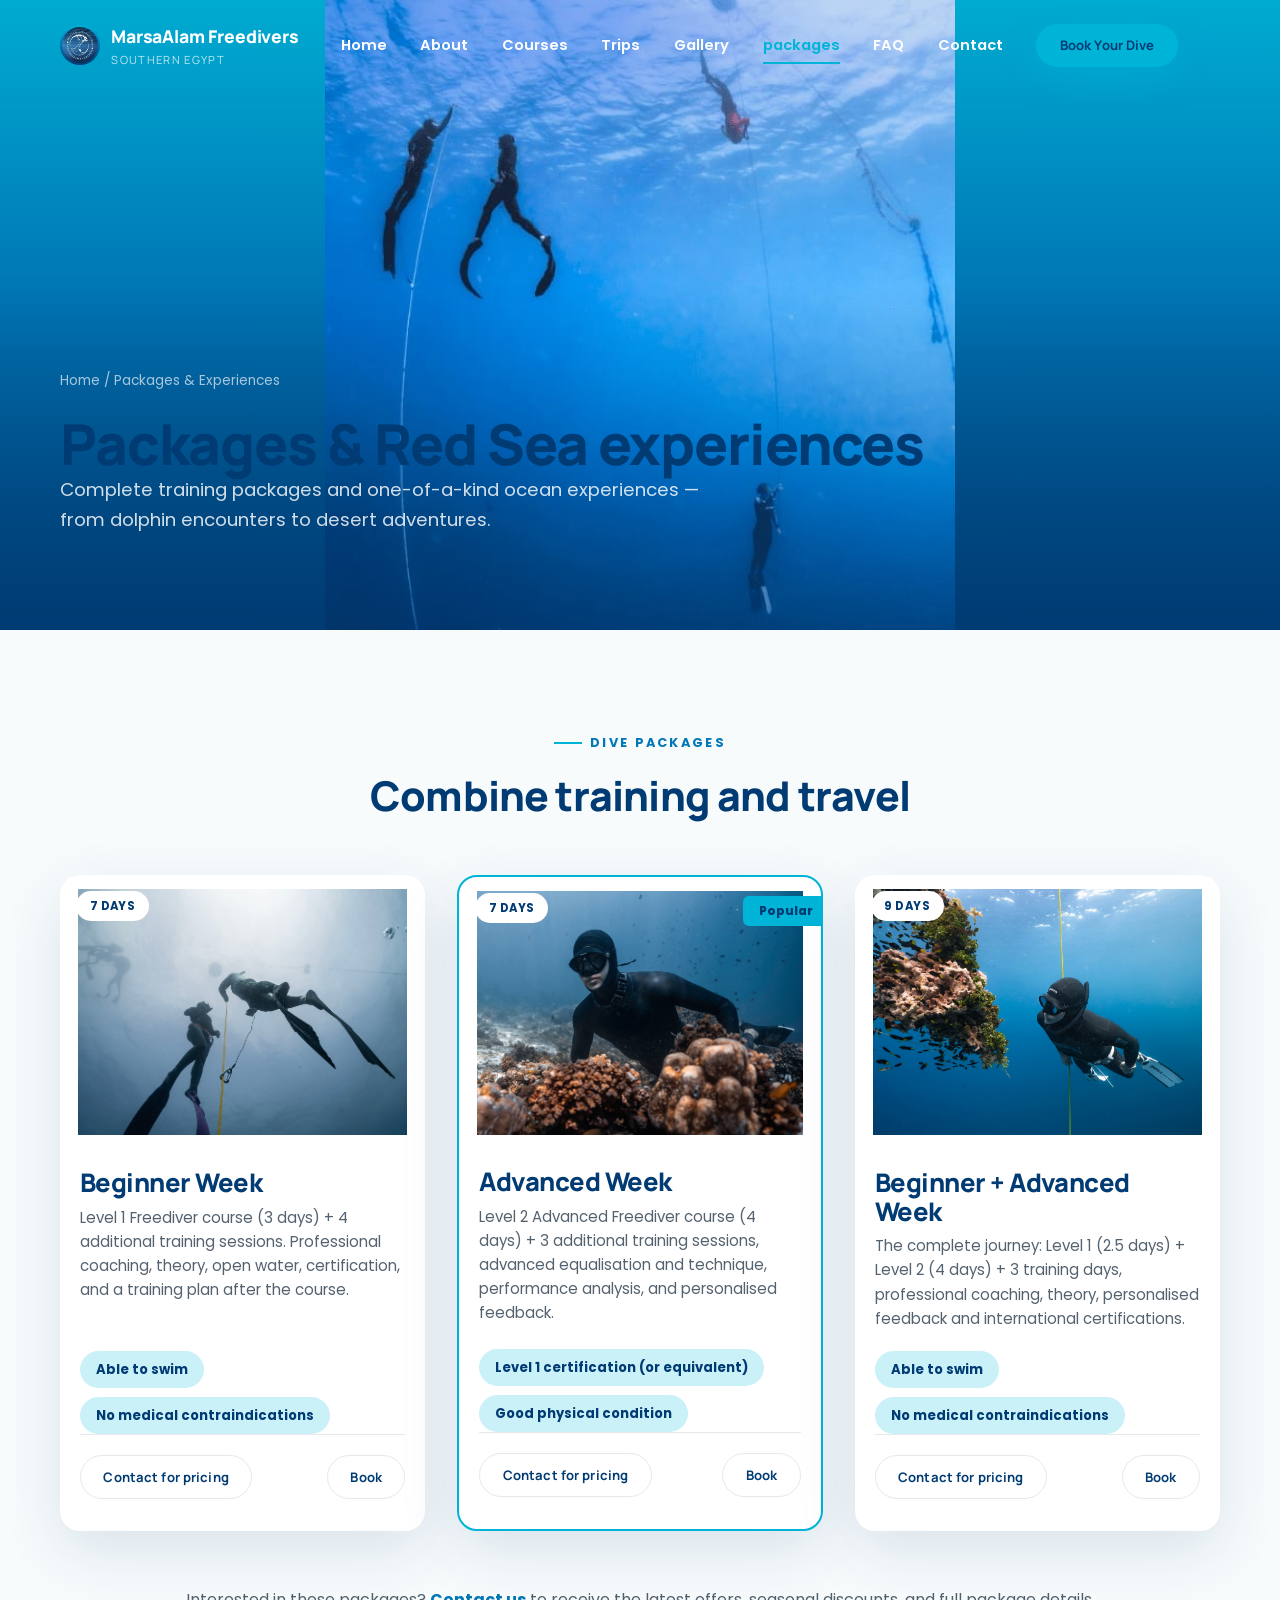
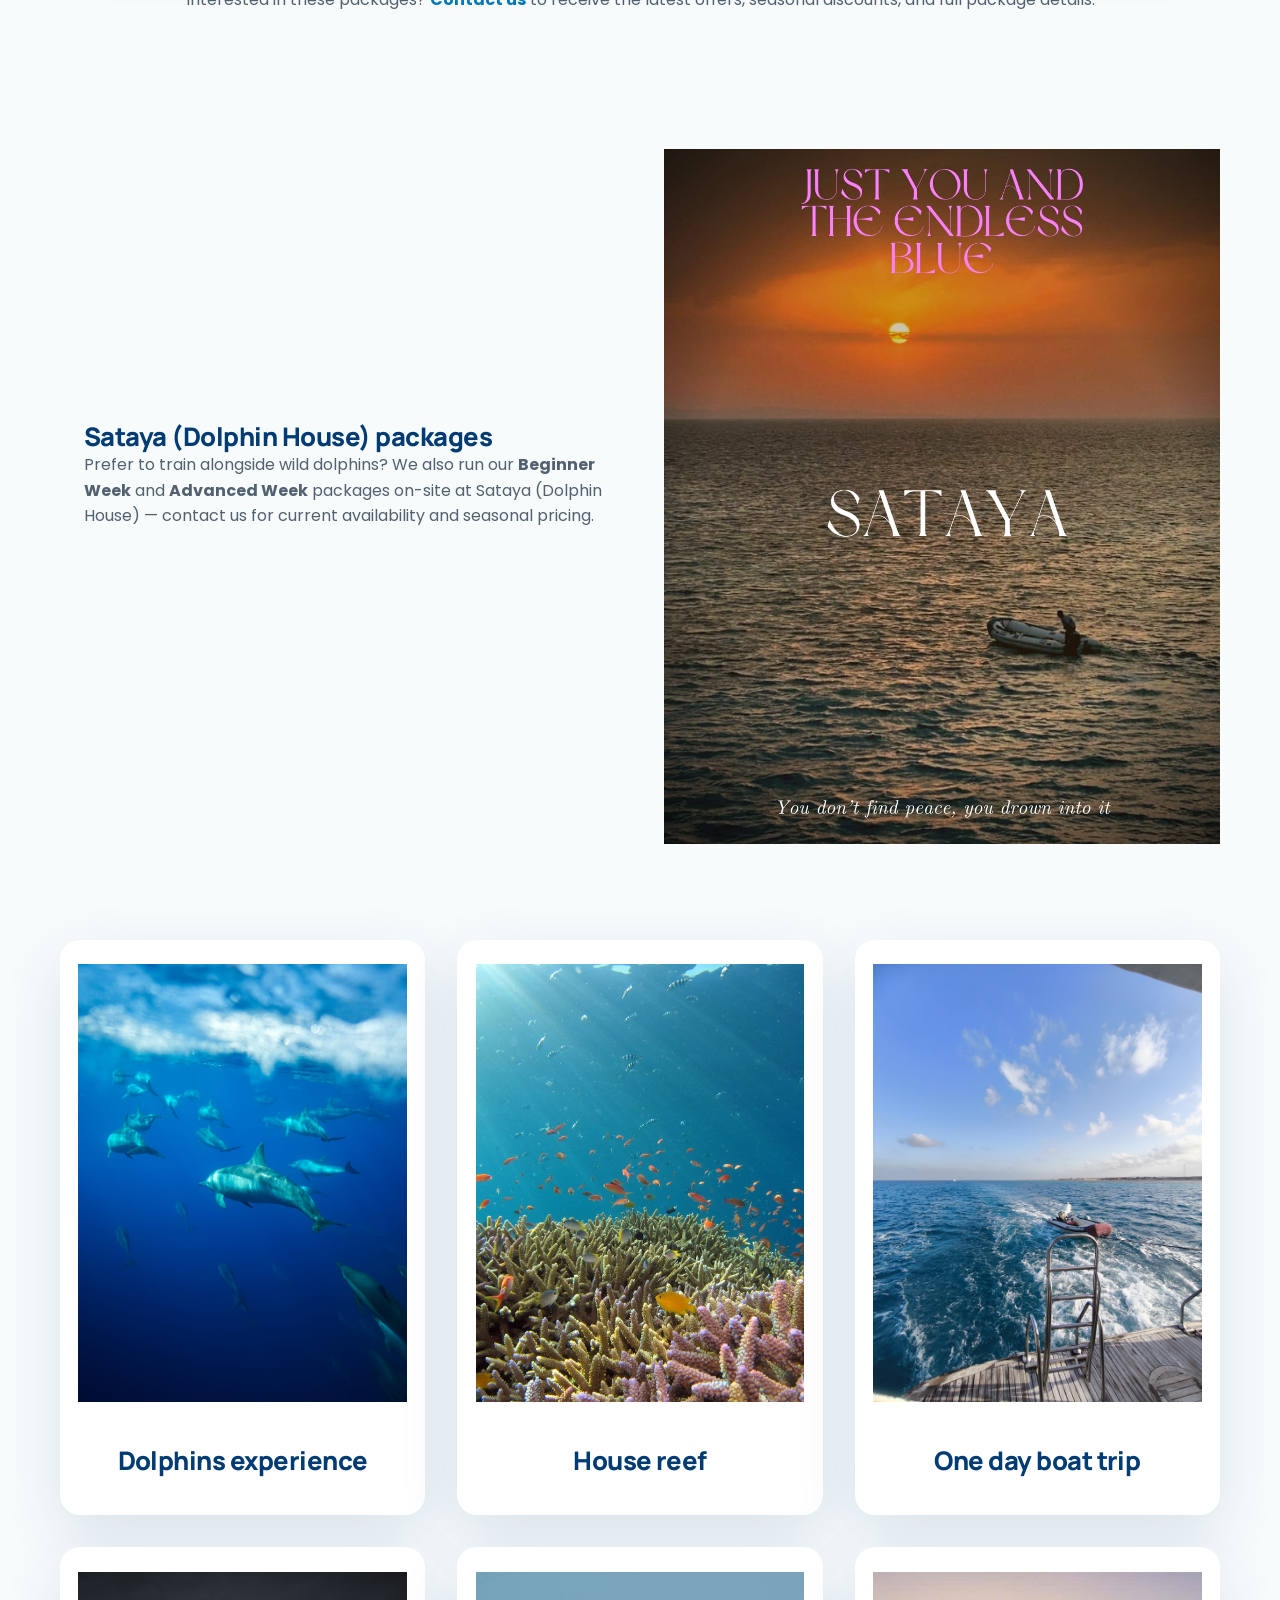
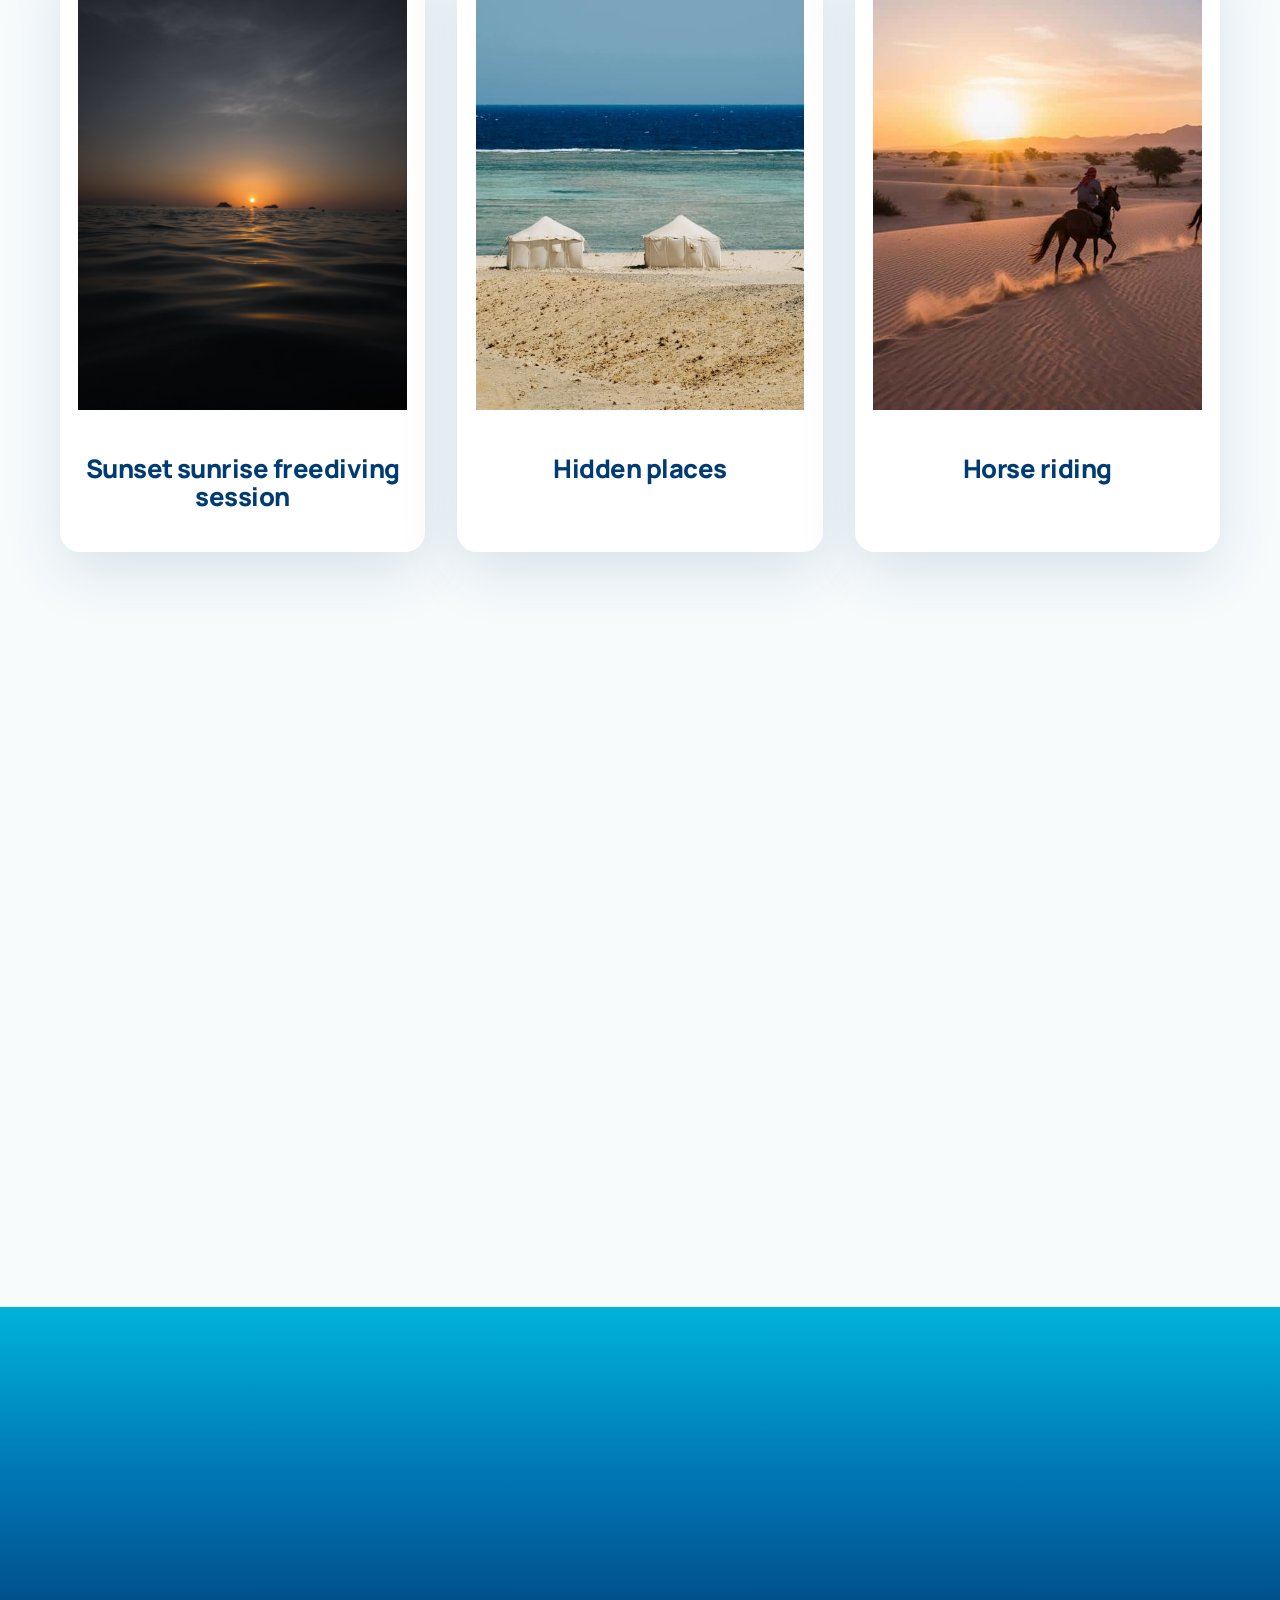
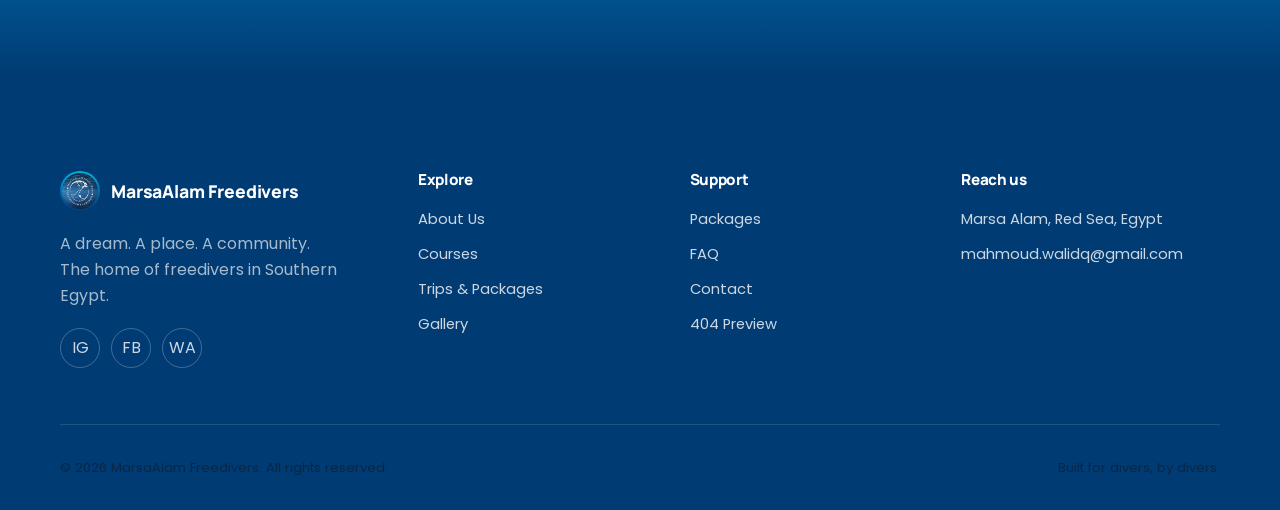
<file: instructors.html>
<!DOCTYPE html>
<html lang="en">
<head>
<meta charset="UTF-8" />
<meta name="viewport" content="width=device-width, initial-scale=1.0" />
<title>Instructors | Marsa Alam Freedivers</title>
<meta name="description" content="Meet the certified SSI freediving instructors at Marsa Alam Freedivers." />
<link rel="preconnect" href="https://fonts.googleapis.com">
<link rel="preconnect" href="https://fonts.gstatic.com" crossorigin>
<link href="https://fonts.googleapis.com/css2?family=Manrope:wght@500;700;800&family=Poppins:wght@300;400;500;600&display=swap" rel="stylesheet">
<link rel="stylesheet" href="assets/css/base.css">
<link rel="stylesheet" href="assets/css/components.css">
<link rel="stylesheet" href="assets/css/pages.css">
<link rel="stylesheet" href="assets/css/animations.css">
<link rel="icon" href="assets/icons/favicon.svg" type="image/svg+xml">
</head>
<body>

<div id="navbar-container"></div>

<main>
  <section class="page-hero">
    <div class="page-hero__media">
      <img src="assets/images/img/packages banner.jpeg" alt="Freediving packages">
    </div>
    <div class="container">
      <p class="breadcrumb"><a href="index.html">Home</a> / Packages &amp; Experiences</p>
      <h1>Packages &amp; Red Sea experiences</h1>
      <p class="text-lead" style="color:rgba(255,255,255,.82);max-width:60ch">Complete training packages and one-of-a-kind ocean experiences — from dolphin encounters to desert adventures.</p>
    </div>
  </section>


    <!-- =========================================================
       DIVE PACKAGES
  ========================================================= -->
  <section class="section" id="packages">
    <div class="container">
      <div class="section-head section-head--center" data-reveal>
        <p class="eyebrow" style="justify-content:center">Dive packages</p>
        <h2>Combine training and travel</h2>
      </div>
      <div class="grid grid-3">
        <article class="card package-card" data-reveal>
          <div class="card__media"><div class="media-placeholder"><span><img src="assets/images/img/Beginner week.jpeg" alt=""></span></div><span class="card__badge">7 Days</span></div>
          <div class="card__body">
            <h3 class="card__title">Beginner Week</h3>
            <p class="card__text">Level 1 Freediver course (3 days) + 4 additional training sessions. Professional coaching, theory, open water, certification, and a training plan after the course.</p>
            <ul class="pill-list"><li>Able to swim</li><li>No medical contraindications</li></ul>
            <div class="card__footer"><a href="contact.html" class="btn btn-ghost btn-sm">Contact for pricing</a><a href="contact.html" class="btn btn-ghost btn-sm">Book</a></div>
          </div>
        </article>

        <article class="card package-card is-featured" data-reveal data-reveal-delay="1">
          <span class="package-card__ribbon">Popular</span>
          <div class="card__media"><div class="media-placeholder"><span><img src="assets/images/img/Advanced-.jpeg" alt=""></span></div><span class="card__badge">7 Days</span></div>
          <div class="card__body">
            <h3 class="card__title">Advanced Week</h3>
            <p class="card__text">Level 2 Advanced Freediver course (4 days) + 3 additional training sessions, advanced equalisation and technique, performance analysis, and personalised feedback.</p>
            <ul class="pill-list"><li>Level 1 certification (or equivalent)</li><li>Good physical condition</li></ul>
            <div class="card__footer"><a href="contact.html" class="btn btn-ghost btn-sm">Contact for pricing</a><a href="contact.html" class="btn btn-ghost btn-sm">Book</a></div>
          </div>
        </article>

        <article class="card package-card" data-reveal data-reveal-delay="2">
          <div class="card__media"><div class="media-placeholder"><span><img src="assets/images/img/Beginner+ advanced.jpeg" alt=""></span></div><span class="card__badge">9 Days</span></div>
          <div class="card__body">
            <h3 class="card__title">Beginner + Advanced Week</h3>
            <p class="card__text">The complete journey: Level 1 (2.5 days) + Level 2 (4 days) + 3 training days, professional coaching, theory, personalised feedback and international certifications.</p>
            <ul class="pill-list"><li>Able to swim</li><li>No medical contraindications</li></ul>
            <div class="card__footer"><a href="contact.html" class="btn btn-ghost btn-sm">Contact for pricing</a><a href="contact.html" class="btn btn-ghost btn-sm">Book</a></div>
          </div>
        </article>
      </div>





      <p class="text-center" style="margin-top:var(--space-lg)">
        Interested in these packages? <a href="contact.html" style="color:var(--color-secondary);font-weight:700">Contact us</a> to receive the latest offers, seasonal discounts, and full package details.
      </p>
    </div>
  </section>


<div class="sataya-package-card container">
  <!-- 1. جهة اليمين: الصورة -->
  <div class="padding-top-40 sataya-package-card__image-container">
    <img src="assets/images/img/sataya.jpeg" alt="Sataya Dolphin House" class="sataya-package-card__image" />
  </div>

  <!-- 2. جهة الشمال: الكلام الأصلي كما هو -->
  <div class="sataya-package-card__content">
    <h3>Sataya (Dolphin House) packages</h3>
    <p>Prefer to train alongside wild dolphins? We also run our <strong>Beginner Week</strong> and <strong>Advanced Week</strong> packages on-site at Sataya (Dolphin House) — contact us for current availability and seasonal pricing.</p>
  </div>
</div>
  <!-- TODO: Replace every card below with a real instructor — name, photo, role, certification level, languages, and bio -->
  <section class="section">
    <div class="container">
      <div class="grid grid-3">
        <article class="card instructor-card" data-reveal>
          <div class="card__media"><div class="media-placeholder"><span><img src="assets/images/img/Dolphins experience.jpeg" alt=""></span></div></div>
          <div class="card__body">
            <h3 class="card__title">Dolphins experience</h3>
            
          </div>
        </article>
        

        <article class="card instructor-card" data-reveal data-reveal-delay="1">
          <div class="card__media"><div class="media-placeholder"><span><img src="assets/images/img/House reef.jpeg" alt=""></span></div></div>
          <div class="card__body">
            <h3 class="card__title">House reef</h3>
            
        </article>

        <article class="card instructor-card" data-reveal data-reveal-delay="2">
          <div class="card__media"><div class="media-placeholder"><span><img src="assets/images/img/One day boat trip.jpeg" alt=""></span></div></div>
          <div class="card__body">
            <h3 class="card__title">One day boat trip</h3>
            
        </article>

        <article class="card instructor-card" data-reveal>
          <div class="card__media"><div class="media-placeholder"><span><img src="assets/images/img/Sunset sunrise freediving session.jpeg" alt=""></span></div></div>
          <div class="card__body">
            <h3 class="card__title">Sunset sunrise freediving session</h3>
           
        </article>

        <article class="card instructor-card" data-reveal data-reveal-delay="1">
          <div class="card__media"><div class="media-placeholder"><span><img src="assets/images/img/Hidden places.jpeg" alt=""></span></div></div>
          <div class="card__body">
            <h3 class="card__title">Hidden places</h3>
            
        </article>

        <article class="card instructor-card" data-reveal data-reveal-delay="2">
          <div class="card__media"><div class="media-placeholder"><span><img src="assets/images/img/Horse riding.jpeg" alt=""></span></div></div>
          <div class="card__body">
            <h3 class="card__title">Horse riding</h3>
        
        </article>
      </div>
    </div>
      <section class="section" id="training">
    <div class="container">
      <div class="section-head section-head--center" data-reveal>
        <p class="eyebrow" style="justify-content:center">Training</p>
        <h2>Weekly training packages &amp; group sessions</h2>
      </div>
      <div class="grid grid-3">
        <article class="card package-card is-featured" data-reveal>
          <span class="package-card__ribbon">Popular</span>
          <div class="card__body">
            <h3 class="card__title">1-Week Mixed Training</h3>
            <p class="card__text">3 full-day + 4 half-day sessions. The perfect balance of intensive coaching and consistent practice for one week.</p>
            <div class="card__footer"><a href="contact.html" class="btn btn-ghost btn-sm">Contact for pricing</a><span class="depth-chip">Equipment Included</span></div>
          </div>
        </article>
        <article class="card package-card" data-reveal data-reveal-delay="1">
          <div class="card__body">
            <h3 class="card__title">7 Half-Day Sessions</h3>
            <p class="card__text">A flexible package focused on steady progression, technique refinement, and skill development throughout the week.</p>
            <div class="card__footer"><a href="contact.html" class="btn btn-ghost btn-sm">Contact for pricing</a><span class="depth-chip">Equipment Included</span></div>
          </div>
        </article>
        <article class="card package-card" data-reveal data-reveal-delay="2">
          <div class="card__body">
            <h3 class="card__title">Group Training</h3>
            <p class="card__text">Train together, progress together — for buddies or small groups. Half-day and full-day sessions available for 2 or 3 divers.</p>
            <a href="contact.html" class="btn btn-ghost btn-sm">Contact for pricing</a>
            <p class="form-note">Equipment not included. Personalised coaching and safety supervision included in every session.</p>
          </div>
        </article>
      </div>
    </div>
  </section>
  </section>

  <section class="section section--dark">
    <div class="container text-center" data-reveal>
      <h2>Train with the team</h2>
      <p class="text-lead" style="color:rgba(255,255,255,.8);max-width:50ch;margin-inline:auto">Every course, from Try Freediving to Performance Level 3, is led personally by our instructors.</p>
      <a href="courses.html" class="btn btn-primary" style="margin-top:1rem">See All Courses</a>
    </div>
  </section>
</main>

<div id="footer-container"></div>

<button class="back-to-top" aria-label="Back to top"><svg width="20" height="20" viewBox="0 0 24 24" fill="none"><path d="M12 19V5M5 12l7-7 7 7" stroke="currentColor" stroke-width="2" stroke-linecap="round" stroke-linejoin="round"/></svg></button>
<script src="assets/js/main.js"></script>
</body>
</html>
</file>
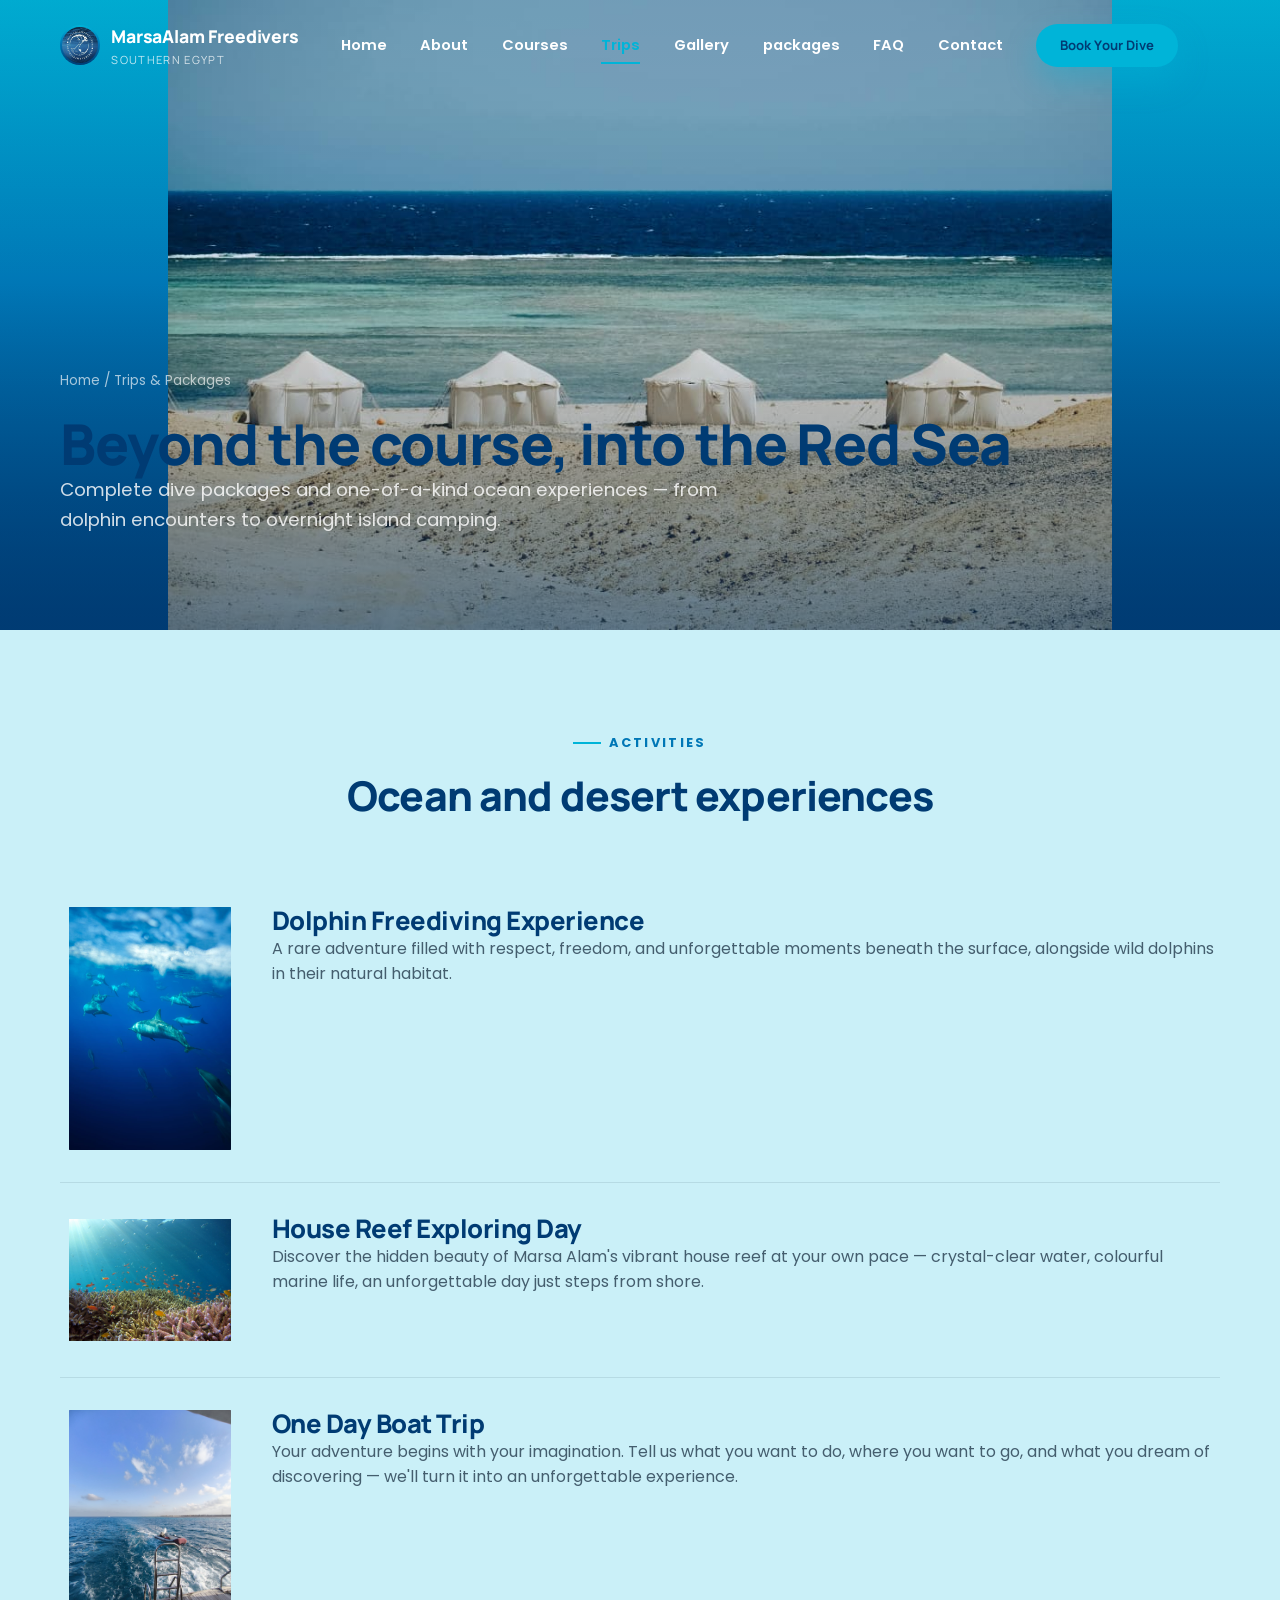
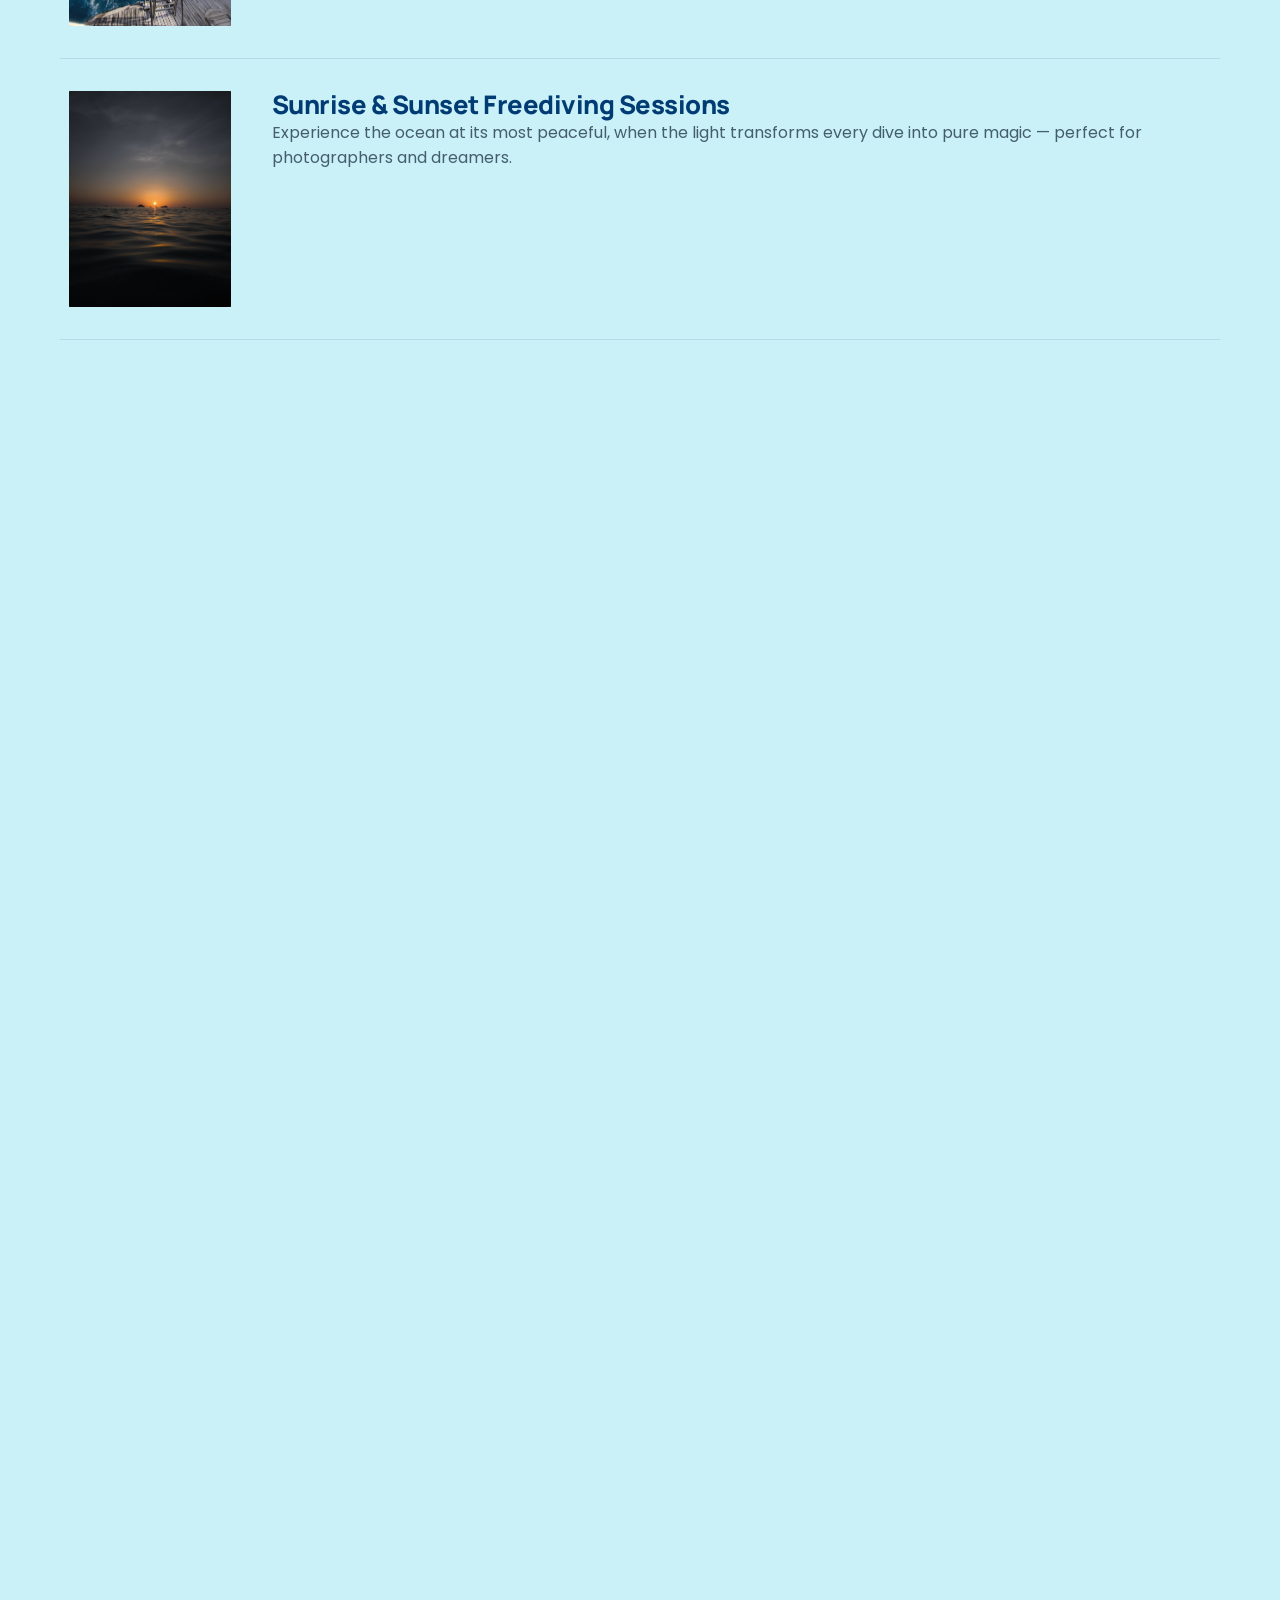
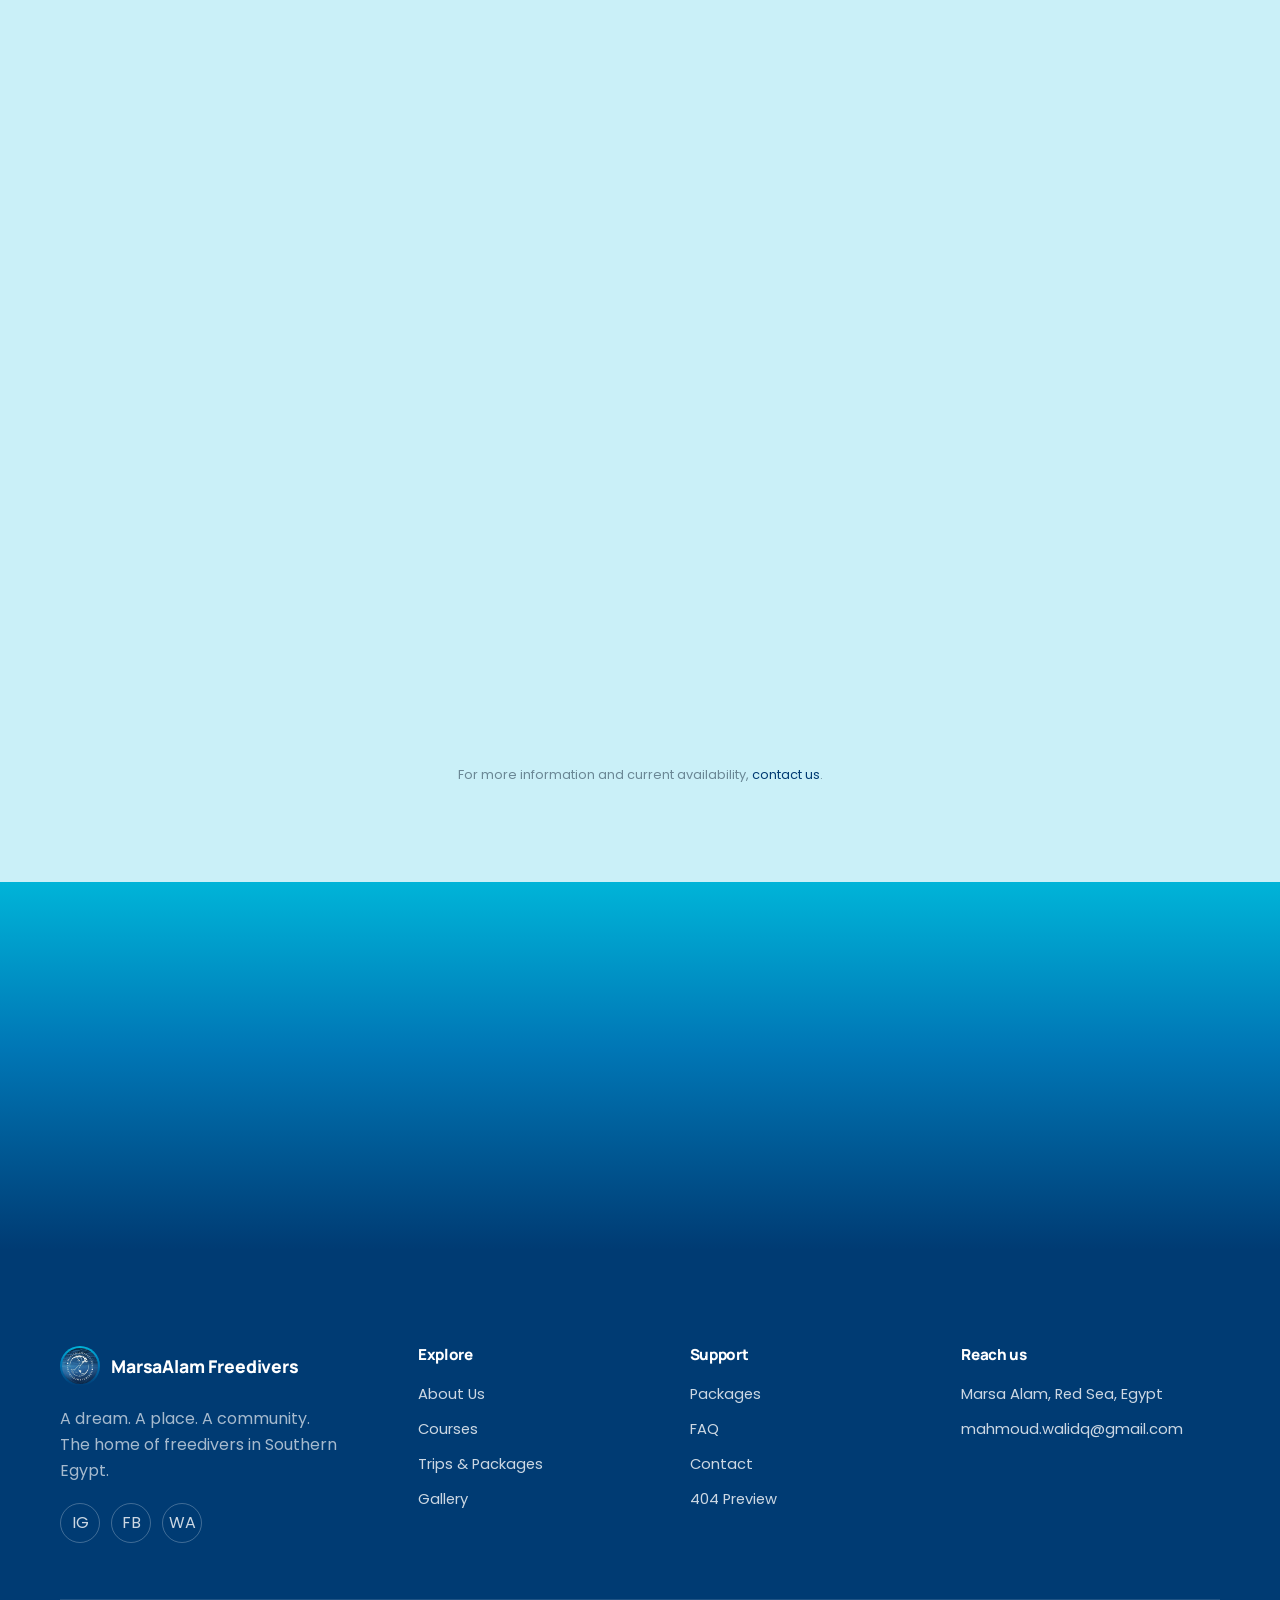
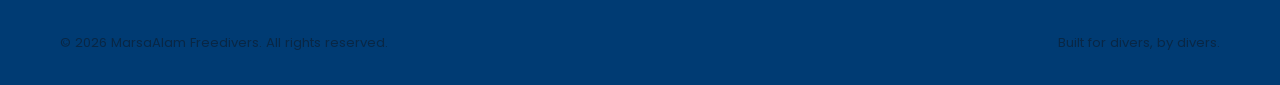
<file: trips.html>
<!DOCTYPE html>
<html lang="en">
<head>
<meta charset="UTF-8" />
<meta name="viewport" content="width=device-width, initial-scale=1.0" />
<title>Trips &amp; Dive Packages | Marsa Alam Freedivers</title>
<meta name="description" content="Dive packages, ocean experiences, dolphin trips and desert adventures from Marsa Alam Freedivers." />
<link rel="preconnect" href="https://fonts.googleapis.com">
<link rel="preconnect" href="https://fonts.gstatic.com" crossorigin>
<link href="https://fonts.googleapis.com/css2?family=Manrope:wght@500;700;800&family=Poppins:wght@300;400;500;600&display=swap" rel="stylesheet">
<link rel="stylesheet" href="assets/css/base.css">
<link rel="stylesheet" href="assets/css/components.css">
<link rel="stylesheet" href="assets/css/pages.css">
<link rel="stylesheet" href="assets/css/animations.css">
<link rel="icon" href="assets/icons/favicon.svg" type="image/svg+xml">
</head>
<body>

<div id="navbar-container"></div>

<main>
  <section class="page-hero">
    <div class="page-hero__media">
      <img src="assets/images/img/Hidden places.jpeg" alt="Red Sea Trips">
    </div>
    <div class="container">
      <p class="breadcrumb"><a href="index.html">Home</a> / Trips &amp; Packages</p>
      <h1>Beyond the course, into the Red Sea</h1>
      <p class="text-lead" style="color:rgba(255,255,255,.82);max-width:60ch">Complete dive packages and one-of-a-kind ocean experiences — from dolphin encounters to overnight island camping.</p>
    </div>
  </section>



  <!-- =========================================================
       ACTIVITIES / OCEAN EXPERIENCES
  ========================================================= -->
  <section class="section section--tint" id="activities">
    <div class="container">
      <div class="section-head section-head--center" data-reveal>
        <p class="eyebrow" style="justify-content:center">Activities</p>
        <h2>Ocean and desert experiences</h2>
      </div>

      <div>
        <div class="trip-list-item" data-reveal>
          <div class="trip-list-item__media"><div class="media-placeholder"><span><img src="assets/images/img/Dolphins experience-.jpeg" alt=""></span></div></div>
          <div>
            <h3>Dolphin Freediving Experience</h3>
            <p>A rare adventure filled with respect, freedom, and unforgettable moments beneath the surface, alongside wild dolphins in their natural habitat.</p></div>
        </div>
        <div class="trip-list-item" data-reveal>
          <div class="trip-list-item__media"><div class="media-placeholder"><span><img src="assets/images/img/House reef-.jpeg" alt=""></span></div></div>
          <div><h3>House Reef Exploring Day</h3><p>Discover the hidden beauty of Marsa Alam's vibrant house reef at your own pace — crystal-clear water, colourful marine life, an unforgettable day just steps from shore.</p></div>
        </div>
        <div class="trip-list-item" data-reveal>
          <div class="trip-list-item__media"><div class="media-placeholder"><span><img src="assets/images/img/One day boat trip-.jpeg" alt=""></span></div></div>
          <div><h3>One Day Boat Trip</h3><p>Your adventure begins with your imagination. Tell us what you want to do, where you want to go, and what you dream of discovering — we'll turn it into an unforgettable experience.</p></div>
        </div>
        <div class="trip-list-item" data-reveal>
          <div class="trip-list-item__media"><div class="media-placeholder"><span><img src="assets/images/img/Sunset sunrise freediving session-.jpeg" alt=""></span></div></div>
          <div><h3>Sunrise &amp; Sunset Freediving Sessions</h3><p>Experience the ocean at its most peaceful, when the light transforms every dive into pure magic — perfect for photographers and dreamers.</p></div>
        </div>
        <div class="trip-list-item" data-reveal>
          <div class="trip-list-item__media"><div class="media-placeholder"><span><img src="assets/images/img/Hidden places-.jpeg" alt=""></span></div></div>
          <div><h3>Hidden Places Adventure</h3><p>Go beyond the tourist routes and uncover Marsa Alam's best-kept secrets — unique locations and untouched nature with local guides.</p></div>
        </div>
        <div class="trip-list-item" data-reveal>
          <div class="trip-list-item__media"><div class="media-placeholder"><span><img src="assets/images/img/Night Dive.jpeg" alt=""></span></div></div>
          <div><h3>Night Dive</h3><p>When the sun goes down, the Red Sea reveals an entirely different world — witness nocturnal marine life and the mystery of the ocean after dark.</p></div>
        </div>
        <div class="trip-list-item" data-reveal>
          <div class="trip-list-item__media"><div class="media-placeholder"><span><img src="assets/images/img/Hiking.jpeg" alt=""></span></div></div>
          <div><h3>Hiking</h3><p>Explore Marsa Alam beyond the coastline with breathtaking mountain and desert landscapes — every trail leads to unforgettable views.</p></div>
        </div>
        <div class="trip-list-item" data-reveal>
          <div class="trip-list-item__media"><div class="media-placeholder"><span><img src="assets/images/img/Dessert safari.jpeg" alt=""></span></div></div>
          <div><h3>Desert Safari</h3><p>From golden dunes to Bedouin culture, discover the wild beauty of Egypt's Eastern Desert — nature, tradition, and spectacular sunsets.</p></div>
        </div>
        <div class="trip-list-item" data-reveal>
          <div class="trip-list-item__media"><div class="media-placeholder"><span><img src="assets/images/img/Overnight.jpeg" alt=""></span></div></div>
          <div><h3>Overnight Camping</h3><p>Spend the night under a sky filled with stars on a secluded Red Sea island, and wake up surrounded by crystal-clear water.</p></div>
        </div>
        <div class="trip-list-item" style="border-bottom:none" data-reveal>
          <div class="trip-list-item__media"><div class="media-placeholder"><span><img src="assets/images/img/Horse riding-.jpeg" alt=""></span></div></div>
          <div><h3>Horse Riding</h3><p>Ride beyond the ordinary — explore Marsa Alam on horseback through breathtaking beaches and desert trails.</p></div>
        </div>
        <div class="trip-list-item" style="border-bottom:none" data-reveal>
          <div class="trip-list-item__media"><div class="media-placeholder"><span><img src="assets/images/img/Ice Bath  Recover smarter to perform bett.jpeg" alt=""></span></div></div>
          <div><h3>Recover smarter to perform better</h3><p>Restore your body, and Train your mind to stay calm under pressure .</p></div>
        </div>
      </div>

      <p class="text-center form-note" style="margin-top:var(--space-lg)">For more information and current availability, <a style="color:var(--color-primary)" href="contact.html">contact us</a>.</p>
    </div>
  </section>

  <section class="section section--dark">
    <div class="container text-center" data-reveal>
      <h2>Plan your Red Sea adventure</h2>
      <p class="text-lead" style="color:rgba(255,255,255,.8);max-width:50ch;margin-inline:auto">Tell us your dates, group size, and what you'd love to experience.</p>
      <a href="contact.html" class="btn btn-primary" style="margin-top:1rem">Start Planning</a>
    </div>
  </section>
</main>

<div id="footer-container"></div>

<button class="back-to-top" aria-label="Back to top"><svg width="20" height="20" viewBox="0 0 24 24" fill="none"><path d="M12 19V5M5 12l7-7 7 7" stroke="currentColor" stroke-width="2" stroke-linecap="round" stroke-linejoin="round"/></svg></button>
<script src="assets/js/main.js"></script>
</body>
</html>
</file>
<file: assets/css/base.css>
/* ==========================================================================
   MARSA ALAM FREEDIVERS — BASE STYLES
   Design tokens, reset, typography, and layout utilities.
   ========================================================================== */

/* -----------------------------
   Design Tokens
------------------------------ */
:root {
  /* Brand colors */
  --color-primary: #003B73;      /* deep ocean navy   */
  --color-secondary: #0077B6;    /* mid reef blue     */
  --color-accent: #00B4D8;       /* surface turquoise */
  --color-bg: #F7FBFC;           /* page background   */
  --color-light: #CAF0F8;        /* pale water tint   */
  --color-text: #0B1F33;         /* body text         */

  /* Derived surfaces */
  --color-white: #ffffff;
  --color-ink-70: rgba(11, 31, 51, 0.7);
  --color-ink-50: rgba(11, 31, 51, 0.5);
  --color-line: rgba(11, 31, 51, 0.1);

  /* Glass / depth surfaces */
  --glass-bg: rgba(247, 251, 252, 0.6);
  --glass-bg-dark: rgba(0, 59, 115, 0.45);
  --glass-border: rgba(255, 255, 255, 0.25);
  --shadow-soft: 0 20px 60px rgba(0, 59, 115, 0.12);
  --shadow-strong: 0 30px 80px rgba(0, 59, 115, 0.28);

  /* Gradients — the site's recurring "depth" gradient, surface to abyss */
  --gradient-depth: linear-gradient(180deg, #00B4D8 0%, #0077B6 45%, #003B73 100%);
  --gradient-depth-h: linear-gradient(90deg, #00B4D8 0%, #0077B6 50%, #003B73 100%);
  --gradient-glass: linear-gradient(180deg, rgba(255,255,255,0.35), rgba(255,255,255,0.05));

  /* Typography */
  --font-display: 'Manrope', sans-serif;
  --font-body: 'Poppins', sans-serif;

  --fs-hero: clamp(2.6rem, 6vw, 5.4rem);
  --fs-h1: clamp(2.2rem, 4.4vw, 3.6rem);
  --fs-h2: clamp(1.8rem, 3.2vw, 2.6rem);
  --fs-h3: clamp(1.25rem, 2vw, 1.6rem);
  --fs-body: 1rem;
  --fs-small: 0.875rem;
  --fs-eyebrow: 0.8rem;

  /* Spacing scale */
  --space-3xs: 0.25rem;
  --space-2xs: 0.5rem;
  --space-xs: 0.75rem;
  --space-sm: 1.25rem;
  --space-md: 2rem;
  --space-lg: 3.5rem;
  --space-xl: 6rem;
  --space-2xl: 9rem;

  /* Layout */
  --container-max: 1240px;
  --radius-sm: 10px;
  --radius-md: 20px;
  --radius-lg: 32px;
  --radius-pill: 999px;

  /* Motion */
  --ease-out: cubic-bezier(0.16, 1, 0.3, 1);
  --dur-fast: 0.25s;
  --dur-med: 0.5s;
  --dur-slow: 0.9s;
}

/* -----------------------------
   Reset
------------------------------ */
*, *::before, *::after { box-sizing: border-box; }

html {
  scroll-behavior: smooth;
  scroll-padding-top: 90px;
}

@media (prefers-reduced-motion: reduce) {
  html { scroll-behavior: auto; }
  *, *::before, *::after {
    animation-duration: 0.001ms !important;
    animation-iteration-count: 1 !important;
    transition-duration: 0.001ms !important;
    scroll-behavior: auto !important;
  }
}

body, h1, h2, h3, h4, p, figure, blockquote, dl, dd {
  margin: 0;
}

ul[class], ol[class] { list-style: none; margin: 0; padding: 0; }

img, picture, svg { display: block; max-width: 100%; }

button, input, select, textarea { font: inherit; color: inherit; }

a { color: inherit; text-decoration: none; }

body {
  font-family: var(--font-body);
  color: var(--color-text);
  background: var(--color-bg);
  line-height: 1.6;
  font-size: var(--fs-body);
  -webkit-font-smoothing: antialiased;
  overflow-x: hidden;
}

h1, h2, h3, h4 {
  font-family: var(--font-display);
  color: var(--color-primary);
  line-height: 1.12;
  font-weight: 800;
  letter-spacing: -0.02em;
}

h1 { font-size: var(--fs-h1); }
h2 { font-size: var(--fs-h2); }
h3 { font-size: var(--fs-h3); }

p { color: var(--color-ink-70); }

::selection { background: var(--color-accent); color: var(--color-white); }

/* Visible focus state for accessibility */
a:focus-visible,
button:focus-visible,
input:focus-visible,
textarea:focus-visible,
select:focus-visible {
  outline: 3px solid var(--color-accent);
  outline-offset: 3px;
  border-radius: 4px;
}

/* -----------------------------
   Layout utilities
------------------------------ */
.container {
  width: 100%;
  max-width: var(--container-max);
  margin-inline: auto;
  padding-inline: clamp(1.25rem, 4vw, 2.5rem);
}

.section {
  padding-block: var(--space-xl);
  position: relative;
}

.section--tight { padding-block: var(--space-lg); }

.section--dark {
  background: var(--gradient-depth);
  color: var(--color-white);
}
.section--dark h1, .section--dark h2, .section--dark h3 { color: var(--color-white); }
.section--dark p { color: rgba(255,255,255,0.78); }

.section--tint { background: var(--color-light); }

.grid {
  display: grid;
  gap: var(--space-md);
}

.grid-2 { grid-template-columns: repeat(2, 1fr); }
.grid-3 { grid-template-columns: repeat(3, 1fr); }
.grid-4 { grid-template-columns: repeat(4, 1fr); }

@media (max-width: 980px) {
  .grid-3, .grid-4 { grid-template-columns: repeat(2, 1fr); }
}
@media (max-width: 640px) {
  .grid-2, .grid-3, .grid-4 { grid-template-columns: 1fr; }
}

.flex { display: flex; }
.flex-center { display: flex; align-items: center; justify-content: center; }
.flex-between { display: flex; align-items: center; justify-content: space-between; }
.gap-sm { gap: var(--space-sm); }
.gap-md { gap: var(--space-md); }

/* -----------------------------
   Typographic helpers
------------------------------ */
.eyebrow {
  display: inline-flex;
  align-items: center;
  gap: 0.5rem;
  font-size: var(--fs-eyebrow);
  font-weight: 700;
  letter-spacing: 0.18em;
  text-transform: uppercase;
  color: var(--color-secondary);
  margin-bottom: var(--space-sm);
}

.eyebrow::before {
  content: '';
  width: 28px;
  height: 2px;
  background: var(--color-accent);
  display: inline-block;
}

.section--dark .eyebrow { color: var(--color-light); }
.section--dark .eyebrow::before { background: var(--color-light); }

.section-head {
  max-width: 640px;
  margin-bottom: var(--space-lg);
}

.section-head--center {
  margin-inline: auto;
  text-align: center;
}

.text-lead {
  font-size: 1.15rem;
  color: var(--color-ink-70);
}

.text-center { text-align: center; }
.text-muted { color: var(--color-ink-50); }

/* -----------------------------
   Placeholder media blocks
   (marks where real photography/video will be dropped in)
------------------------------ */
.media-placeholder {
  position: relative;
  display: flex;
  align-items: center;
  justify-content: center;
  text-align: center;
  background: transparent;
  color: rgba(255,255,255,0.85);
  border-radius: var(--radius-md);
  overflow: hidden;
  min-height: 220px;
  isolation: isolate;
}

.media-placeholder::before {
  content: '';
  position: absolute;
  inset: 0;
  background-image: none;
  z-index: -1;
}

.media-placeholder span {
  font-family: var(--font-display);
  font-size: var(--fs-small);
  font-weight: 600;
  letter-spacing: 0.03em;
  padding: 0;
  border: none;
  border-radius: 0;
  max-width: 90%;
  width: 90%;
  height: 90%;
  display: block;
  overflow: hidden;
}

.media-placeholder span img {
  width: 100%;
  height: 100%;
  object-fit: cover;
  display: block;
}

/* -----------------------------
   Reveal-on-scroll utility
   (JS toggles .is-visible via IntersectionObserver)
------------------------------ */
[data-reveal] {
  opacity: 0;
  transform: translateY(28px);
  transition: opacity var(--dur-slow) var(--ease-out), transform var(--dur-slow) var(--ease-out);
}
[data-reveal].is-visible {
  opacity: 1;
  transform: translateY(0);
}
[data-reveal="fade"] { transform: none; }
[data-reveal].is-visible[data-reveal-delay="1"] { transition-delay: 0.1s; }
[data-reveal].is-visible[data-reveal-delay="2"] { transition-delay: 0.2s; }
[data-reveal].is-visible[data-reveal-delay="3"] { transition-delay: 0.3s; }
[data-reveal].is-visible[data-reveal-delay="4"] { transition-delay: 0.4s; }
</file>
<file: assets/css/components.css>
/* ==========================================================================
   MARSA ALAM FREEDIVERS — COMPONENTS
   Navbar, buttons, cards, footer, forms, accordion, modal, depth-gauge.
   ========================================================================== */

/* -----------------------------
   Navbar
------------------------------ */
.navbar {
  position: fixed;
  inset-inline: 0;
  top: 0;
  z-index: 100;
  padding-block: 1.4rem;
  transition: padding var(--dur-med) var(--ease-out);
}

/* The blurred/solid background lives on its own pseudo-element instead of
   directly on .navbar. This is required: backdrop-filter (like transform,
   filter, and will-change) creates a new containing block for any
   position:fixed descendant — and .nav-links (the mobile sidebar) is
   fixed and lives inside .navbar. If .navbar itself carried
   backdrop-filter, the sidebar would become "trapped" inside the navbar's
   own box the moment .is-scrolled was added (i.e. as soon as the user
   scrolled), breaking its layout completely. Keeping the filter on a
   pseudo-element avoids that entirely while producing the same visual. */
.navbar::before {
  content: '';
  position: absolute;
  inset: 0;
  z-index: -1;
  /* pointer-events: none; */
  background: transparent;
  box-shadow: none;
  transition: background var(--dur-med) var(--ease-out), box-shadow var(--dur-med) var(--ease-out), backdrop-filter var(--dur-med) var(--ease-out);
}

.navbar.is-scrolled::before {
  background: rgba(247, 251, 252, 0.85);
  backdrop-filter: blur(14px);
  -webkit-backdrop-filter: blur(14px);
  box-shadow: 0 1px 0 var(--color-line), 0 20px 40px rgba(0,59,115,0.06);
}

.navbar .container {
  display: flex;
  align-items: center;
  justify-content: space-between;
}

.navbar.is-scrolled {
  padding-block: 0.85rem;
}

.brand {
  display: flex;
  align-items: center;
  gap: 0.7rem;
  font-family: var(--font-display);
  font-weight: 800;
  font-size: 1.1rem;
  color: var(--color-white);
  letter-spacing: -0.01em;
}

.navbar.is-scrolled .brand,
.navbar.is-scrolled .nav-link { color: var(--color-primary); }

.brand__mark {
  width: 40px;
  height: 40px;
  border-radius: 50%;
  background: var(--gradient-depth);
  display: grid;
  place-items: center;
  color: var(--color-white);
  flex-shrink: 0;
}

.brand__name span { display: block; font-size: 0.65rem; font-weight: 500; letter-spacing: 0.12em; text-transform: uppercase; opacity: 0.75; }

.nav-links {
  display: flex;
  align-items: center;
  gap: 2.1rem;
  z-index: 1;
}

.nav-link {
  font-size: 0.92rem;
  font-weight: 600;
  color: var(--color-white);
  position: relative;
  padding-block: 0.3rem;
  transition: color var(--dur-fast);
}

.nav-link::after {
  content: '';
  position: absolute;
  left: 0; bottom: -2px;
  width: 0; height: 2px;
  background: var(--color-accent);
  transition: width var(--dur-fast) var(--ease-out);
}

.nav-link:hover::after,
.nav-link.is-active::after { width: 100%; }

.nav-link.is-active { color: var(--color-accent); }
.navbar.is-scrolled .nav-link.is-active { color: var(--color-secondary); }

.nav-cta { display: flex; align-items: center; gap: 1.2rem; }

.nav-toggle {
  display: none;
  width: 44px;
  height: 44px;
  border: none;
  background: transparent;
  cursor: pointer;
  position: relative;
  z-index: 11000;
}

.nav-toggle span {
  position: absolute;
  left: 10px;
  right: 10px;
  height: 2px;
  background: var(--color-white);
  transition: transform var(--dur-fast) var(--ease-out), opacity var(--dur-fast);
}
.navbar.is-scrolled .nav-toggle span { background: var(--color-white); }
.nav-toggle span:nth-child(1) { top: 15px; }
.nav-toggle span:nth-child(2) { top: 22px; }
.nav-toggle span:nth-child(3) { top: 29px; }

.nav-toggle.is-active span:nth-child(1) { transform: translateY(7px) rotate(45deg); }
.nav-toggle.is-active span:nth-child(2) { opacity: 0; }
.nav-toggle.is-active span:nth-child(3) { transform: translateY(-7px) rotate(-45deg); }

@media (max-width: 900px) {
  .nav-links {
    position: fixed;
    inset: 0 0 0 auto;
    width: min(320px, 85vw);
    background: #003B73;
    background-color: #003B73;
    flex-direction: column;
    justify-content: center;
    align-items: flex-start;
    gap: 1.3rem;
    padding: var(--space-xl) var(--space-lg);
    transform: translateX(100%);
    transition: transform var(--dur-med) var(--ease-out);
    backdrop-filter: none;
    -webkit-backdrop-filter: none;
    opacity: 1;
    z-index: 105;
  }
  .nav-links.is-open { transform: translateX(0); }
  .nav-link, .navbar.is-scrolled .nav-link { color: var(--color-white); font-size: 0.95rem; font-weight: 600; }
  .nav-toggle { display: block; }
  .nav-cta .btn { display: none; }
}

/* -----------------------------
   Buttons (with ripple)
------------------------------ */
.btn {
  position: relative;
  overflow: hidden;
  display: inline-flex;
  align-items: center;
  justify-content: center;
  gap: 0.5rem;
  padding: 0.95rem 2rem;
  border-radius: var(--radius-pill);
  font-family: var(--font-display);
  font-weight: 700;
  font-size: 0.92rem;
  letter-spacing: 0.01em;
  border: 1px solid transparent;
  cursor: pointer;
  transition: transform var(--dur-fast) var(--ease-out), box-shadow var(--dur-fast) var(--ease-out), background var(--dur-fast), color var(--dur-fast);
  white-space: nowrap;
}

.btn:hover { transform: translateY(-3px); }

.btn-primary {
  background: var(--color-accent);
  color: var(--color-primary);
  box-shadow: 0 14px 30px rgba(0, 180, 216, 0.35);
}
.btn-primary:hover { box-shadow: 0 20px 40px rgba(0, 180, 216, 0.45); }

.btn-outline {
  background: transparent;
  color: var(--color-white);
  border-color: rgba(255,255,255,0.55);
}
.btn-outline:hover { background: rgba(255,255,255,0.12); }

.btn-dark {
  background: var(--color-primary);
  color: var(--color-white);
  box-shadow: 0 14px 30px rgba(0, 59, 115, 0.3);
}
.btn-dark:hover { box-shadow: 0 20px 40px rgba(0, 59, 115, 0.4); }

.btn-ghost {
  background: transparent;
  color: var(--color-primary);
  border-color: var(--color-line);
}
.btn-ghost:hover { background: var(--color-light); }

.btn-sm { padding: 0.65rem 1.4rem; font-size: 0.82rem; }

.btn__ripple {
  position: absolute;
  border-radius: 50%;
  transform: scale(0);
  background: rgba(255,255,255,0.5);
  pointer-events: none;
  animation: ripple 0.6s ease-out;
}

@keyframes ripple {
  to { transform: scale(3); opacity: 0; }
}

/* -----------------------------
   Cards
------------------------------ */
.card {
  background: var(--color-white);
  border-radius: var(--radius-md);
  overflow: hidden;
  box-shadow: var(--shadow-soft);
  transition: transform var(--dur-med) var(--ease-out), box-shadow var(--dur-med) var(--ease-out);
  display: flex;
  flex-direction: column;
}

.card:hover {
  transform: translateY(-8px);
  box-shadow: var(--shadow-strong);
}

.card__media { position: relative; overflow: hidden; aspect-ratio: 4/3; }
.card__media .media-placeholder { border-radius: 0; height: 100%; min-height: 0; }
.card__media img { width: 100%; height: 100%; object-fit: cover; transition: transform 0.7s var(--ease-out); }
.card:hover .card__media img { transform: scale(1.08); }

.card__badge {
  position: absolute;
  top: 1rem; left: 1rem;
  background: var(--color-white);
  color: var(--color-primary);
  font-size: 0.72rem;
  font-weight: 700;
  padding: 0.35rem 0.85rem;
  border-radius: var(--radius-pill);
  z-index: 2;
  text-transform: uppercase;
  letter-spacing: 0.04em;
}

.card__body { padding: var(--space-sm) var(--space-sm) var(--space-md); flex: 1; display: flex; flex-direction: column; }

.card__meta {
  display: flex;
  gap: 1rem;
  font-size: var(--fs-small);
  color: var(--color-secondary);
  font-weight: 600;
  margin-bottom: 0.6rem;
}

.card__title { margin-bottom: 0.5rem; }
.card__text { font-size: 0.94rem; margin-bottom: var(--space-sm); flex: 1; }

.card__footer {
  display: flex;
  align-items: center;
  justify-content: space-between;
  padding-top: var(--space-sm);
  border-top: 1px solid var(--color-line);
}

.card__price { font-family: var(--font-display); font-weight: 800; color: var(--color-primary); font-size: 1.15rem; }
.card__price span { font-size: 0.7rem; color: var(--color-ink-50); font-weight: 500; }

/* Depth performance chips inside course cards */
.depth-chip {
  display: inline-flex;
  align-items: center;
  gap: 0.4rem;
  background: var(--color-light);
  color: var(--color-primary);
  font-size: 0.78rem;
  font-weight: 700;
  padding: 0.3rem 0.7rem;
  border-radius: var(--radius-pill);
}

/* -----------------------------
   Glass panel (glassmorphism)
------------------------------ */
.glass-panel {
  background: var(--glass-bg);
  border: 1px solid var(--glass-border);
  backdrop-filter: blur(18px);
  -webkit-backdrop-filter: blur(18px);
  border-radius: var(--radius-lg);
  box-shadow: var(--shadow-soft);
}

.section--dark .glass-panel {
  background: rgba(255,255,255,0.08);
}

/* -----------------------------
   Signature element: The Depth Gauge
   A vertical dive-line with meter markers used across hero/courses
   to visualise how each program takes divers deeper.
------------------------------ */
.depth-gauge {
  position: relative;
  display: flex;
  gap: var(--space-md);
  align-items: stretch;
}

.depth-gauge__line {
  position: relative;
  width: 3px;
  background: rgba(255,255,255,0.25);
  border-radius: 3px;
  flex-shrink: 0;
}

.depth-gauge__fill {
  position: absolute;
  inset-inline: 0;
  top: 0;
  width: 100%;
  height: 0%;
  background: var(--gradient-depth-h);
  background: linear-gradient(180deg, var(--color-accent), var(--color-light));
  border-radius: 3px;
  transition: height 1.4s var(--ease-out);
}

.depth-gauge__marks {
  display: flex;
  flex-direction: column;
  justify-content: space-between;
  gap: var(--space-md);
}

.depth-gauge__mark { display: flex; align-items: center; gap: 0.9rem; }
.depth-gauge__mark-dot {
  width: 10px; height: 10px; border-radius: 50%;
  background: var(--color-white);
  border: 2px solid var(--color-accent);
  flex-shrink: 0;
}
.depth-gauge__mark strong { font-family: var(--font-display); color: var(--color-white); font-size: 1rem; }
.depth-gauge__mark small { color: rgba(255,255,255,0.7); display: block; font-size: 0.78rem; }

/* -----------------------------
   Stats / Why choose us
------------------------------ */
.stat {
  text-align: center;
}
.stat__num {
  font-family: var(--font-display);
  font-size: clamp(2.2rem, 4vw, 3rem);
  font-weight: 800;
  color: var(--color-accent);
}
.stat__label { font-size: 0.85rem; color: var(--color-ink-50); text-transform: uppercase; letter-spacing: 0.08em; margin-top: 0.3rem; }
.section--dark .stat__label { color: rgba(255,255,255,0.7); }

.feature {
  display: flex;
  gap: 1.1rem;
  align-items: flex-start;
}
.feature__icon {
  width: 54px; height: 54px;
  border-radius: 16px;
  background: var(--color-light);
  color: var(--color-secondary);
  display: grid;
  place-items: center;
  flex-shrink: 0;
}
.feature__icon svg { width: 26px; height: 26px; }
.feature__title { margin-bottom: 0.3rem; }
.feature__text { font-size: 0.92rem; }

/* -----------------------------
   Testimonials
------------------------------ */
.testimonial {
  padding: var(--space-lg);
}
.testimonial__quote { font-size: 1.2rem; font-family: var(--font-display); font-weight: 600; color: var(--color-white); margin-bottom: var(--space-md); line-height: 1.5; }
.testimonial__author { display: flex; align-items: center; gap: 0.9rem; }
.testimonial__avatar {
  width: 48px; height: 48px; border-radius: 50%;
  background: var(--color-accent);
  color: var(--color-primary);
  display: grid; place-items: center;
  font-weight: 800; font-family: var(--font-display);
  flex-shrink: 0;
}
.testimonial__name { color: var(--color-white); font-weight: 700; font-size: 0.92rem; }
.testimonial__role { color: rgba(255,255,255,0.65); font-size: 0.8rem; }
.testimonial__stars { color: var(--color-accent); font-size: 0.85rem; letter-spacing: 0.15em; margin-bottom: 0.6rem; }

.reviews-slider {
  position: relative;
  display: grid;
  grid-template-columns: auto minmax(0, 1fr) auto;
  align-items: center;
  gap: 1.5rem;
  padding: clamp(1rem, 2.5vw, 2rem);
  overflow: hidden;
}

.reviews-slider__viewport {
  overflow: hidden;
  width: 100%;
}

.reviews-slider__track {
  display: flex;
  align-items: stretch; /* Make all slides same height */
  transition: transform 0.6s ease;
  will-change: transform;
}

.reviews-slide {
  min-width: 25%; /* Show 4 items on desktop */
  display: flex;
  flex-direction: column;
  align-items: stretch; /* Stretch to fill available height */
  padding: clamp(0.5rem, 1.5vw, 1rem);
  box-sizing: border-box;
}

.reviews-card {
  width: 100%;
  flex: 1; /* Take full height of the slide */
  background: rgba(255, 255, 255, 0.08);
  border: 1px solid rgba(255, 255, 255, 0.16);
  border-radius: 1rem;
  padding: 1rem 1.2rem;
  backdrop-filter: blur(16px);
  -webkit-backdrop-filter: blur(16px);
  box-shadow: 0 4px 20px rgba(0, 0, 0, 0.1);
  display: flex;
  flex-direction: column;
  justify-content: space-between; /* Push content to top and bottom */
}

.reviews-card__stars {
  color: #00bcd4; /* Teal/cyan color */
  font-size: 1rem;
  letter-spacing: 0.1em;
  margin-bottom: 0.5rem;
}

.reviews-card__text {
  color: rgba(255, 255, 255, 0.88);
  font-size: 0.88rem;
  line-height: 1.6;
  margin: 0 0 1rem 0; /* Add margin before footer */
  flex: 1; /* Allow text to take available space */
  overflow: hidden; /* Prevent overflow issues */
}

.reviews-card__footer {
  display: flex;
  align-items: center;
  gap: 1rem;
  margin-top: auto; /* Push to bottom */
}

.reviews-card__avatar {
  width: 48px;
  height: 48px;
  border-radius: 50%;
  background: #00bcd4; /* Teal background */
  overflow: hidden;
  flex-shrink: 0;
}

.reviews-card__avatar img {
  width: 100%;
  height: 100%;
  object-fit: cover;
}

.reviews-card__info {
  display: flex;
  flex-direction: column;
  gap: 0.2rem;
}

.reviews-card__name {
  margin: 0;
  color: var(--color-white);
  font-size: clamp(0.95rem, 1.4vw, 1.05rem);
  font-weight: 700;
}

.reviews-card__subtitle {
  margin: 0;
  color: rgba(255, 255, 255, 0.65);
  font-size: clamp(0.8rem, 1.1vw, 0.9rem);
}

.reviews-slider__arrow {
  width: 52px;
  height: 52px;
  border: 1px solid rgba(255, 255, 255, 0.16);
  border-radius: 50%;
  background: rgba(255, 255, 255, 0.08);
  color: var(--color-white);
  display: inline-grid;
  place-items: center;
  cursor: pointer;
  transition: transform 0.25s ease, background-color 0.25s ease, border-color 0.25s ease;
  backdrop-filter: blur(16px);
  flex-shrink: 0;
}

.reviews-slider__arrow:hover,
.reviews-slider__arrow:focus-visible {
  background: rgba(255, 255, 255, 0.14);
  border-color: rgba(255, 255, 255, 0.3);
  transform: translateY(-2px);
}

.reviews-slider__arrow:focus-visible {
  outline: 2px solid rgba(255, 255, 255, 0.45);
  outline-offset: 3px;
}

.reviews-slider__arrow span {
  font-size: 1.25rem;
  line-height: 1;
}

/* Responsive breakpoints */
@media (max-width: 1024px) {
  .reviews-slide {
    min-width: 50%; /* Show 2 items on tablets */
  }
}

@media (max-width: 640px) {
  .reviews-slider {
    grid-template-columns: 1fr;
    gap: 1rem;
  }

  .reviews-slider__viewport {
    order: 1;
  }

  .reviews-slider__arrow {
    position: absolute;
    top: 50%;
    transform: translateY(-50%);
    z-index: 1;
  }

  .reviews-slider__arrow--prev {
    left: 0.85rem;
  }

  .reviews-slider__arrow--next {
    right: 0.85rem;
  }

  .reviews-slide {
    min-width: 100%; /* Show 1 item on mobile */
    padding-inline: 2.6rem;
  }
}

/* -----------------------------
   FAQ Accordion
------------------------------ */
.accordion__item {
  border-bottom: 1px solid var(--color-line);
}
.accordion__trigger {
  width: 100%;
  display: flex;
  align-items: center;
  justify-content: space-between;
  gap: var(--space-md);
  padding: 1.4rem 0;
  background: none;
  border: none;
  text-align: start;
  cursor: pointer;
  font-family: var(--font-display);
  font-weight: 700;
  font-size: 1.02rem;
  color: var(--color-primary);
}
.accordion__icon {
  flex-shrink: 0;
  width: 32px; height: 32px;
  border-radius: 50%;
  background: var(--color-light);
  display: grid;
  place-items: center;
  transition: transform var(--dur-med) var(--ease-out), background var(--dur-med);
}
.accordion__item.is-open .accordion__icon { transform: rotate(45deg); background: var(--color-accent); color: var(--color-white); }

.accordion__panel {
  max-height: 0;
  overflow: hidden;
  transition: max-height var(--dur-med) var(--ease-out);
}
.accordion__panel-inner { padding-bottom: 1.6rem; max-width: 70ch; }
.accordion__item.is-open .accordion__panel { max-height: 600px; }

/* -----------------------------
   Gallery filters + lightbox
------------------------------ */
.filter-bar {
  display: flex;
  flex-wrap: wrap;
  gap: 0.7rem;
  margin-bottom: var(--space-lg);
}
.filter-chip {
  padding: 0.6rem 1.3rem;
  border-radius: var(--radius-pill);
  border: 1px solid var(--color-line);
  background: var(--color-white);
  font-size: 0.85rem;
  font-weight: 600;
  cursor: pointer;
  transition: all var(--dur-fast);
}
.filter-chip.is-active, .filter-chip:hover {
  background: var(--color-primary);
  color: var(--color-white);
  border-color: var(--color-primary);
}

.gallery-grid {
  display: grid;
  grid-template-columns: repeat(4, 1fr);
  gap: var(--space-sm);
}
.gallery-item {
  border-radius: var(--radius-sm);
  overflow: hidden;
  cursor: pointer;
  aspect-ratio: 1;
  transition: opacity var(--dur-med), transform var(--dur-med);
}
.gallery-item.is-hidden { display: none; }
.gallery-item .media-placeholder { border-radius: 0; height: 100%; min-height: 0; }
.gallery-item img { width: 100%; height: 100%; object-fit: cover; transition: transform 0.5s var(--ease-out); }
.gallery-item:hover img { transform: scale(1.1); }

@media (max-width: 980px) { .gallery-grid { grid-template-columns: repeat(3, 1fr); } }
@media (max-width: 640px) { .gallery-grid { grid-template-columns: repeat(2, 1fr); } }

.lightbox {
  position: fixed;
  inset: 0;
  background: rgba(0, 15, 30, 0.9);
  display: flex;
  align-items: center;
  justify-content: center;
  z-index: 200;
  opacity: 0;
  visibility: hidden;
  transition: opacity var(--dur-med), visibility var(--dur-med);
  padding: var(--space-md);
}
.lightbox.is-open { opacity: 1; visibility: visible; }
.lightbox__content { max-width: 900px; width: 100%; }
.lightbox__content .media-placeholder { min-height: 60vh; border-radius: var(--radius-md); }
.lightbox__close, .lightbox__prev, .lightbox__next {
  position: absolute;
  background: rgba(255,255,255,0.12);
  border: 1px solid rgba(255,255,255,0.3);
  color: var(--color-white);
  width: 48px; height: 48px;
  border-radius: 50%;
  display: grid;
  place-items: center;
  cursor: pointer;
  transition: background var(--dur-fast);
}
.lightbox__close:hover, .lightbox__prev:hover, .lightbox__next:hover { background: rgba(255,255,255,0.28); }
.lightbox__close { top: var(--space-md); right: var(--space-md); }
.lightbox__prev { left: var(--space-md); top: 50%; transform: translateY(-50%); }
.lightbox__next { right: var(--space-md); top: 50%; transform: translateY(-50%); }
.lightbox__logo {
  position: absolute;
  top: var(--space-md);
  left: var(--space-md);
  z-index: 10;
}
.lightbox__logo img {
  width: 60px;
  height: 60px;
  object-fit: cover;
  border-radius: 50%;
  box-shadow: 0 2px 8px rgba(0,0,0,0.2);
}

/* -----------------------------
   Forms
------------------------------ */
.form-field { margin-bottom: var(--space-sm); }
.form-field label {
  display: block;
  font-size: 0.85rem;
  font-weight: 700;
  color: var(--color-primary);
  margin-bottom: 0.45rem;
}
.form-field input,
.form-field select,
.form-field textarea {
  width: 100%;
  padding: 0.9rem 1.1rem;
  border-radius: var(--radius-sm);
  border: 1px solid var(--color-line);
  background: var(--color-white);
  font-size: 0.95rem;
  transition: border-color var(--dur-fast), box-shadow var(--dur-fast);
}
.form-field input:focus,
.form-field select:focus,
.form-field textarea:focus {
  border-color: var(--color-accent);
  box-shadow: 0 0 0 4px rgba(0, 180, 216, 0.15);
  outline: none;
}
.form-field textarea { resize: vertical; min-height: 130px; }
.form-note { font-size: 0.8rem; color: var(--color-ink-50); margin-top: 0.4rem; }
.form-status {
  margin-top: var(--space-sm);
  padding: 0.9rem 1.2rem;
  border-radius: var(--radius-sm);
  background: var(--color-light);
  color: var(--color-primary);
  font-weight: 600;
  font-size: 0.9rem;
  display: none;
}
.form-status.is-visible { display: block; }

/* -----------------------------
   Footer
------------------------------ */
.footer {
  background: var(--color-primary);
  color: rgba(255,255,255,0.8);
  padding-block: var(--space-xl) var(--space-md);
}
.footer a { color: rgba(255,255,255,0.8); transition: color var(--dur-fast); }
.footer a:hover { color: var(--color-accent); }
.footer h4 { color: var(--color-white); font-size: 0.95rem; margin-bottom: var(--space-sm); }
.footer__grid {
  display: grid;
  grid-template-columns: 1.4fr 1fr 1fr 1.2fr;
  gap: var(--space-lg);
  padding-bottom: var(--space-lg);
  border-bottom: 1px solid rgba(255,255,255,0.12);
}
.footer__brand p { color: rgba(255,255,255,0.65); margin-block: var(--space-sm); max-width: 32ch; }
.footer__links li { margin-bottom: 0.7rem; font-size: 0.92rem; }
.footer__social { display: flex; gap: 0.7rem; margin-top: var(--space-sm); }
.footer__social a {
  width: 40px; height: 40px;
  border-radius: 50%;
  border: 1px solid rgba(255,255,255,0.25);
  display: grid;
  place-items: center;
}
.footer__bottom {
  display: flex;
  justify-content: space-between;
  align-items: center;
  padding-top: var(--space-md);
  font-size: 0.82rem;
  color: rgba(255,255,255,0.55);
  flex-wrap: wrap;
  gap: 1rem;
}

@media (max-width: 900px) {
  .footer__grid { grid-template-columns: 1fr 1fr; }
}
@media (max-width: 560px) {
  .footer__grid { grid-template-columns: 1fr; }
}

/* -----------------------------
   Back to top
------------------------------ */
.back-to-top {
  position: fixed;
  bottom: 1.8rem;
  right: 1.8rem;
  width: 52px; height: 52px;
  border-radius: 50%;
  background: var(--color-primary);
  color: var(--color-white);
  border: none;
  display: grid;
  place-items: center;
  cursor: pointer;
  box-shadow: var(--shadow-soft);
  opacity: 0;
  visibility: hidden;
  transform: translateY(10px);
  transition: all var(--dur-med) var(--ease-out);
  z-index: 90;
}
.back-to-top.is-visible { opacity: 1; visibility: visible; transform: translateY(0); }

/* -----------------------------
   Page hero (inner pages)
------------------------------ */
.page-hero {
  padding-block: calc(var(--space-2xl) + 2rem) var(--space-xl);
  background: var(--gradient-depth);
  color: var(--color-white);
  position: relative;
  overflow: hidden;
  min-height: 70vh;
  display: flex;
  align-items: flex-end;
}

.page-hero__media {
  position: absolute;
  inset: 0;
  z-index: 0;
}

.page-hero__media img {
  width: 100%;
  height: 100%;
  object-fit: contain;
  object-position: center center;
  opacity: 1;
}

.page-hero__media::after {
  content: '';
  position: absolute;
  inset: 0;
  background: linear-gradient(180deg, rgba(0,59,115,0.08) 0%, rgba(0,59,115,0) 45%, rgba(0,59,115,0.55) 100%);
}

.page-hero::after {
  content: '';
  position: absolute;
  inset: 0;
  background-image: none;
  z-index: 1;
}

.page-hero .container {
  position: relative;
  z-index: 2;
  width: 100%;
}

.breadcrumb { font-size: 0.85rem; color: rgba(255,255,255,0.65); margin-bottom: var(--space-sm); }
.breadcrumb a:hover { color: var(--color-white); }

/* -----------------------------
   Floating decorative elements
------------------------------ */
.floater {
  position: absolute;
  border-radius: 50%;
  background: radial-gradient(circle at 30% 30%, rgba(255,255,255,0.35), rgba(255,255,255,0));
  animation: float 8s ease-in-out infinite;
  pointer-events: none;
}
@keyframes float {
  0%, 100% { transform: translateY(0) translateX(0); }
  50% { transform: translateY(-22px) translateX(10px); }
}

/* الحاوية الرئيسية: تحافظ على المساحة والارتفاع الأصلي للديف */
.sataya-package-card {
  display: flex;
  flex-direction: row-reverse; /* يضع عنصر اليمين (الصورة) على اليمين والنص على الشمال */
  align-items: center;
  width: 100%; /* تلتزم بالمساحة الكاملة للديف الأصلي دون تغيير */
  border-radius: 16px;
  overflow: hidden; /* يضمن عدم خروج زوايا الصورة عن الحواف المنحنية */
  background: rgba(255, 255, 255, 0.05); /* إبقاء الخلفية متناسقة مع تصميم الموقع */
  box-sizing: border-box;
}

/* حاوية الصورة (جهة اليمين) */
.sataya-package-card__image-container {
  flex: 1; /* تأخذ نصف المساحة تماماً (50%) */
  height: 100%;
  min-height: 200px;
}

/* تنسيق الصورة نفسها */
.sataya-package-card__image {
  width: 100%;
  height: 100%;
  object-fit: cover; /* تغطي المساحة بالكامل بدون أي مط أو تشويه للنسب */
  display: block;
}

/* حاوية النص والكلام (جهة الشمال) */
.sataya-package-card__content {
  flex: 1; /* تأخذ النصف الثاني من المساحة (50%) */
  padding: 24px;
}

/* تجاوب التصميم عند فتح الموقع من الموبايل (لتنسيق العناصر فوق بعضها) */
@media (max-width: 768px) {
  .sataya-package-card {
    flex-direction: column;
  }
  .sataya-package-card__image-container {
    width: 100%;
    height: 180px;
  }
}
.padding-top-40 {
  padding-top: 40px !important;
}
.brand__name span {
  display: block;
  font-size: .7rem;
  font-weight: 400;
}
</file>
<file: assets/css/pages.css>
/* ==========================================================================
   MARSA ALAM FREEDIVERS — PAGE-SPECIFIC STYLES
   ========================================================================== */

/* -----------------------------
   HERO (Home)
------------------------------ */
.hero {
  position: relative;
  min-height: 100svh;
  display: flex;
  align-items: center;
  background: var(--gradient-depth);
  color: var(--color-white);
  overflow: hidden;
}

.hero__media {
  position: absolute;
  inset: 0;
  z-index: 0;
}
.hero__media video,
.hero__media img {
  width: 100%; height: 100%;
  object-fit: cover;
  opacity: 0.85;
}
.hero__media::after {
  content: '';
  position: absolute;
  inset: 0;
  background: linear-gradient(180deg, rgba(0,59,115,0.35) 0%, rgba(0,59,115,0.20) 40%, rgba(0,59,115,0.75) 100%);
}

.hero__media .media-placeholder {
  background: transparent;
  min-height: 100%;
}
.hero__media .media-placeholder::before {
  background-image: none;
}
.hero__media .media-placeholder span {
  border: none;
  padding: 0;
  max-width: 100%;
  width: 100%;
  height: 100%;
  display: block;
  font-size: 0;
  border-radius: 0;
}
.hero__media .media-placeholder span img {
  opacity: 1;
}

.hero .container {
  position: relative;
  z-index: 2;
  display: grid;
  grid-template-columns: 1.3fr 0.7fr;
  gap: var(--space-xl);
  align-items: end;
  padding-block: 8rem 4rem;
}

.hero__headline {
  font-size: var(--fs-hero);
  color: var(--color-white);
  margin-bottom: var(--space-md);
}
.hero__headline em {
  font-style: normal;
  background: linear-gradient(90deg, var(--color-accent), var(--color-light));
  -webkit-background-clip: text;
  background-clip: text;
  color: transparent;
}

.hero__sub { max-width: 46ch; font-size: 1.1rem; color: rgba(255,255,255,0.82); margin-bottom: var(--space-md); }

.hero__cta { display: flex; gap: 1rem; flex-wrap: wrap; margin-bottom: var(--space-lg); }

.hero__gauge-wrap { padding-bottom: 0.5rem; }
.hero__gauge-title { font-size: 0.78rem; text-transform: uppercase; letter-spacing: 0.12em; color: rgba(255,255,255,0.6); margin-bottom: var(--space-sm); }

.weather-widget {
  padding: 1.4rem;
  background: rgba(255,255,255,0.14);
  border: 1px solid rgba(255,255,255,0.22);
  box-shadow: 0 22px 50px rgba(0, 22, 43, 0.28);
}

.weather-widget__top {
  display: flex;
  align-items: center;
  justify-content: space-between;
  gap: 1rem;
  margin-bottom: 1rem;
}

.weather-widget__eyebrow {
  margin: 0;
  font-size: 0.72rem;
  text-transform: uppercase;
  letter-spacing: 0.16em;
  color: rgba(255,255,255,0.68);
}

.weather-widget__badge {
  display: inline-flex;
  align-items: center;
  padding: 0.35rem 0.75rem;
  border-radius: var(--radius-pill);
  background: rgba(255,255,255,0.14);
  border: 1px solid rgba(255,255,255,0.18);
  color: var(--color-white);
  font-size: 0.72rem;
  font-weight: 700;
  letter-spacing: 0.08em;
  text-transform: uppercase;
}

.weather-widget__summary {
  display: flex;
  align-items: center;
  justify-content: space-between;
  gap: 1rem;
}

.weather-widget__city,
.weather-widget__condition,
.weather-widget__status,
.weather-widget__meta {
  margin: 0;
}

.weather-widget__city {
  font-family: var(--font-display);
  font-size: 1.2rem;
  font-weight: 700;
  color: var(--color-white);
}

.weather-widget__temp {
  margin: 0.35rem 0 0.15rem;
  font-family: var(--font-display);
  font-size: clamp(2.4rem, 5vw, 3.5rem);
  font-weight: 800;
  line-height: 0.95;
  color: var(--color-white);
}

.weather-widget__condition {
  color: rgba(255,255,255,0.82);
}

.weather-widget__icon {
  width: 88px;
  height: 88px;
  flex-shrink: 0;
  filter: drop-shadow(0 8px 18px rgba(0, 17, 34, 0.25));
}

.weather-widget__status {
  min-height: 2.8em;
  margin-top: 0.9rem;
  color: rgba(255,255,255,0.78);
  font-size: 0.9rem;
  line-height: 1.55;
}

.weather-widget__meta {
  margin-top: 0.9rem;
  color: rgba(255,255,255,0.62);
  font-size: 0.78rem;
  line-height: 1.55;
}

.weather-widget__meta code {
  color: var(--color-white);
}

.hero__scroll {
  position: absolute;
  bottom: 1rem;
  left: 50%;
  transform: translateX(-50%);
  z-index: 2;
  display: flex;
  flex-direction: column;
  align-items: center;
  gap: 0.5rem;
  color: rgba(255,255,255,0.7);
  font-size: 0.75rem;
  letter-spacing: 0.1em;
  text-transform: uppercase;
}
.hero__scroll-line {
  width: 1px; height: 40px;
  background: linear-gradient(180deg, rgba(255,255,255,0.9), rgba(255,255,255,0));
  animation: scrollLine 1.8s ease-in-out infinite;
}
@keyframes scrollLine {
  0% { transform: scaleY(0); transform-origin: top; }
  50% { transform: scaleY(1); transform-origin: top; }
  50.1% { transform-origin: bottom; }
  100% { transform: scaleY(0); transform-origin: bottom; }
}

@media (max-width: 900px) {
  .hero .container { grid-template-columns: 1fr; padding-block: 7rem 3rem; }
  .hero__gauge-wrap { display: block; padding-bottom: 0; }
  .weather-widget { max-width: 100%; }
}

@media (max-width: 640px) {
  .weather-widget {
    padding: 1.1rem;
  }

  .weather-widget__summary {
    align-items: flex-start;
    flex-direction: column;
  }

  .weather-widget__icon {
    width: 72px;
    height: 72px;
  }

  .weather-widget__search-row {
    grid-template-columns: 1fr;
  }

  .weather-widget__search .btn {
    width: 100%;
  }
}

/* -----------------------------
   About preview / split sections
------------------------------ */
.split {
  display: grid;
  grid-template-columns: 1fr 1fr;
  gap: var(--space-xl);
  align-items: center;
}
.split--reverse .split__media { order: 2; }
@media (max-width: 900px) {
  .split { grid-template-columns: 1fr; }
  .split--reverse .split__media { order: 0; }
}
.split__media .media-placeholder { min-height: 420px; }
.split__media { position: relative; }
.split__media-badge {
  position: absolute;
  bottom: -1.5rem; left: -1.5rem;
  background: var(--color-white);
  border-radius: var(--radius-md);
  padding: 1.2rem 1.5rem;
  box-shadow: var(--shadow-strong);
  display: flex;
  gap: 1rem;
  align-items: center;
}
@media (max-width: 640px) { .split__media-badge { position: static; margin-top: 1rem; } }

.pill-list { display: flex; flex-wrap: wrap; gap: 0.6rem; margin-block: var(--space-md); }
.pill-list li {
  background: var(--color-light);
  color: var(--color-primary);
  font-size: 0.82rem;
  font-weight: 700;
  padding: 0.5rem 1rem;
  border-radius: var(--radius-pill);
}

/* -----------------------------
   Timeline (About page)
------------------------------ */
.timeline { position: relative; padding-left: var(--space-lg); }
.timeline::before {
  content: '';
  position: absolute;
  left: 5px; top: 0; bottom: 0;
  width: 2px;
  background: var(--color-line);
}
.timeline__item { position: relative; padding-bottom: var(--space-lg); }
.timeline__item:last-child { padding-bottom: 0; }
.timeline__item::before {
  content: '';
  position: absolute;
  left: calc(-1 * var(--space-lg) + 1px);
  top: 4px;
  width: 12px; height: 12px;
  border-radius: 50%;
  background: var(--color-accent);
  border: 3px solid var(--color-white);
  box-shadow: 0 0 0 2px var(--color-accent);
}

/* -----------------------------
   Values grid (About)
------------------------------ */
.value-card {
  padding: var(--space-md);
  border-radius: var(--radius-md);
  background: var(--color-white);
  box-shadow: var(--shadow-soft);
  height: 100%;
}

/* -----------------------------
   Courses page — level path
------------------------------ */
.level-path {
  display: flex;
  align-items: center;
  gap: 0.4rem;
  flex-wrap: wrap;
  margin-bottom: var(--space-lg);
}
.level-path__step {
  padding: 0.55rem 1.1rem;
  border-radius: var(--radius-pill);
  font-size: 0.8rem;
  font-weight: 700;
  background: var(--color-white);
  border: 1px solid var(--color-line);
  color: var(--color-ink-50);
}
.level-path__step.is-current { background: var(--color-primary); color: var(--color-white); border-color: var(--color-primary); }
.level-path__arrow { color: var(--color-ink-50); }

.course-detail-grid {
  display: grid;
  grid-template-columns: 2fr 1fr;
  gap: var(--space-lg);
}
@media (max-width: 900px) { .course-detail-grid { grid-template-columns: 1fr; } }

.included-list li {
  display: flex;
  gap: 0.7rem;
  padding-block: 0.55rem;
  border-bottom: 1px dashed var(--color-line);
  font-size: 0.94rem;
}
.included-list li:last-child { border-bottom: none; }
.included-list svg { flex-shrink: 0; color: var(--color-accent); margin-top: 0.15rem; }

.sticky-card { position: sticky; top: 110px; }

/* -----------------------------
   Instructors
------------------------------ */
.instructor-card { text-align: center; }
.instructor-card .card__media { aspect-ratio: 3/4; }
.instructor-card .card__body { align-items: center; text-align: center; }
.instructor-card__role { color: var(--color-secondary); font-weight: 700; font-size: 0.85rem; margin-bottom: 0.6rem; }
.instructor-card__social { display: flex; gap: 0.6rem; margin-top: 0.8rem; }
.instructor-card__social a {
  width: 34px; height: 34px;
  border-radius: 50%;
  background: var(--color-light);
  color: var(--color-primary);
  display: grid; place-items: center;
}

/* -----------------------------
   Contact
------------------------------ */
.contact-grid {
  display: grid;
  grid-template-columns: 0.9fr 1.1fr;
  gap: var(--space-xl);
}
@media (max-width: 900px) { .contact-grid { grid-template-columns: 1fr; } }

.contact-info__item {
  display: flex;
  gap: 1rem;
  padding-block: var(--space-sm);
  border-bottom: 1px solid var(--color-line);
}
.contact-info__item:first-child { padding-top: 0; }

.map-placeholder {
  border-radius: var(--radius-md);
  overflow: hidden;
  margin-top: var(--space-md);
}
.map-placeholder .media-placeholder { min-height: 260px; }

/* -----------------------------
   404 page
------------------------------ */
.error-page {
  min-height: 100svh;
  display: flex;
  align-items: center;
  justify-content: center;
  text-align: center;
  background: var(--gradient-depth);
  color: var(--color-white);
  position: relative;
  overflow: hidden;
}
.error-page__code {
  font-family: var(--font-display);
  font-size: clamp(6rem, 20vw, 12rem);
  font-weight: 800;
  line-height: 1;
  background: linear-gradient(180deg, rgba(255,255,255,0.9), rgba(255,255,255,0.15));
  -webkit-background-clip: text;
  background-clip: text;
  color: transparent;
}
.error-page__bubble {
  position: absolute;
  border-radius: 50%;
  background: rgba(255,255,255,0.08);
  animation: rise linear infinite;
}
@keyframes rise {
  0% { transform: translateY(0); opacity: 0; }
  10% { opacity: 1; }
  90% { opacity: 1; }
  100% { transform: translateY(-110vh); opacity: 0; }
}

/* -----------------------------
   Trips / Dive Packages
------------------------------ */
.package-card { position: relative; }
.package-card.is-featured { border: 2px solid var(--color-accent); }
.package-card__ribbon {
  position: absolute;
  top: 1.2rem; right: -0.5rem;
  background: var(--color-accent);
  color: var(--color-primary);
  font-size: 0.72rem;
  font-weight: 800;
  padding: 0.35rem 1rem;
  z-index: 2;
  border-radius: 6px 0 0 6px;
}

.trip-list-item {
  display: flex;
  gap: var(--space-md);
  padding-block: var(--space-md);
  border-bottom: 1px solid var(--color-line);
  align-items: flex-start;
}
.trip-list-item__media { width: 180px; flex-shrink: 0; border-radius: var(--radius-sm); overflow: hidden; }
.trip-list-item__media .media-placeholder { min-height: 130px; border-radius: 0; }
@media (max-width: 700px) {
  .trip-list-item { flex-direction: column; }
  .trip-list-item__media { width: 100%; }
}

/* -----------------------------
   Newsletter
------------------------------ */
.newsletter {
  border-radius: var(--radius-lg);
  padding: var(--space-lg);
  display: flex;
  align-items: center;
  justify-content: space-between;
  gap: var(--space-lg);
  flex-wrap: wrap;
}
.newsletter form { display: flex; gap: 0.8rem; flex: 1; min-width: 280px; max-width: 460px; }
.newsletter input {
  flex: 1;
  padding: 0.9rem 1.2rem;
  border-radius: var(--radius-pill);
  border: none;
  font-size: 0.92rem;
}
@media (max-width: 700px) { .newsletter form { flex-direction: column; } }

/* -----------------------------
   About Page — Custom Backgrounds
------------------------------ */
.about-hero {
  background: linear-gradient(180deg, #0096C7 0%, #005F90 40%, #002E5A 100%);
}
.about-hero::after {
  content: '';
  position: absolute;
  inset: 0;
  background-image:
    radial-gradient(ellipse 60% 40% at 15% 100%, rgba(0, 180, 216, 0.25), transparent 70%),
    radial-gradient(ellipse 40% 30% at 90% 0%, rgba(202, 240, 248, 0.18), transparent 65%);
  z-index: 1;
}
.about-hero .page-hero__media img {
  opacity: 0.78;
}
.about-hero .page-hero__media::after {
  background: linear-gradient(180deg, rgba(0,46,90,0.15) 0%, rgba(0,46,90,0) 45%, rgba(0,46,90,0.78) 100%);
}

.about-vision {
  background:
    linear-gradient(135deg, rgba(202, 240, 248, 0.55) 0%, rgba(247, 251, 252, 1) 55%, rgba(202, 240, 248, 0.35) 100%);
}
.about-vision::before {
  content: '';
  position: absolute;
  inset: 0;
  background-image:
    radial-gradient(circle at 10% 20%, rgba(0, 180, 216, 0.08), transparent 40%),
    radial-gradient(circle at 90% 90%, rgba(0, 119, 182, 0.08), transparent 45%);
  pointer-events: none;
}
.about-vision .container {
  position: relative;
  z-index: 1;
}

/* -----------------------------
   Courses Page — Spacing + Section tweaks
------------------------------ */
.courses-l3 h3 {
  margin-top: var(--space-sm);
  margin-bottom: var(--space-xs);
}
.courses-l3 .pill-list {
  margin-block: 0 0.4rem;
}
.courses-l3 h3:first-of-type {
  margin-top: var(--space-md);
}
</file>
<file: assets/css/animations.css>
/* ==========================================================================
   MARSA ALAM FREEDIVERS — ANIMATION UTILITIES
   Shared keyframes and helper classes used across pages.
   ========================================================================== */

@keyframes fadeIn {
  from { opacity: 0; }
  to { opacity: 1; }
}

@keyframes slideUp {
  from { opacity: 0; transform: translateY(40px); }
  to { opacity: 1; transform: translateY(0); }
}

@keyframes zoomIn {
  from { opacity: 0; transform: scale(0.94); }
  to { opacity: 1; transform: scale(1); }
}

@keyframes drift {
  0%, 100% { transform: translate(0, 0) rotate(0deg); }
  50% { transform: translate(14px, -18px) rotate(6deg); }
}

.anim-fade-in { animation: fadeIn var(--dur-slow) var(--ease-out) both; }
.anim-slide-up { animation: slideUp var(--dur-slow) var(--ease-out) both; }
.anim-zoom-in { animation: zoomIn var(--dur-slow) var(--ease-out) both; }

.anim-delay-1 { animation-delay: 0.15s; }
.anim-delay-2 { animation-delay: 0.3s; }
.anim-delay-3 { animation-delay: 0.45s; }
.anim-delay-4 { animation-delay: 0.6s; }

.loaded .preload-fade { animation: fadeIn 1s var(--ease-out) both; }

/* Page transition fade used by main.js on load */
body.page-transition {
  animation: fadeIn 0.5s var(--ease-out);
}

@media (prefers-reduced-motion: reduce) {
  .anim-fade-in, .anim-slide-up, .anim-zoom-in { animation: none !important; }
}
</file>
